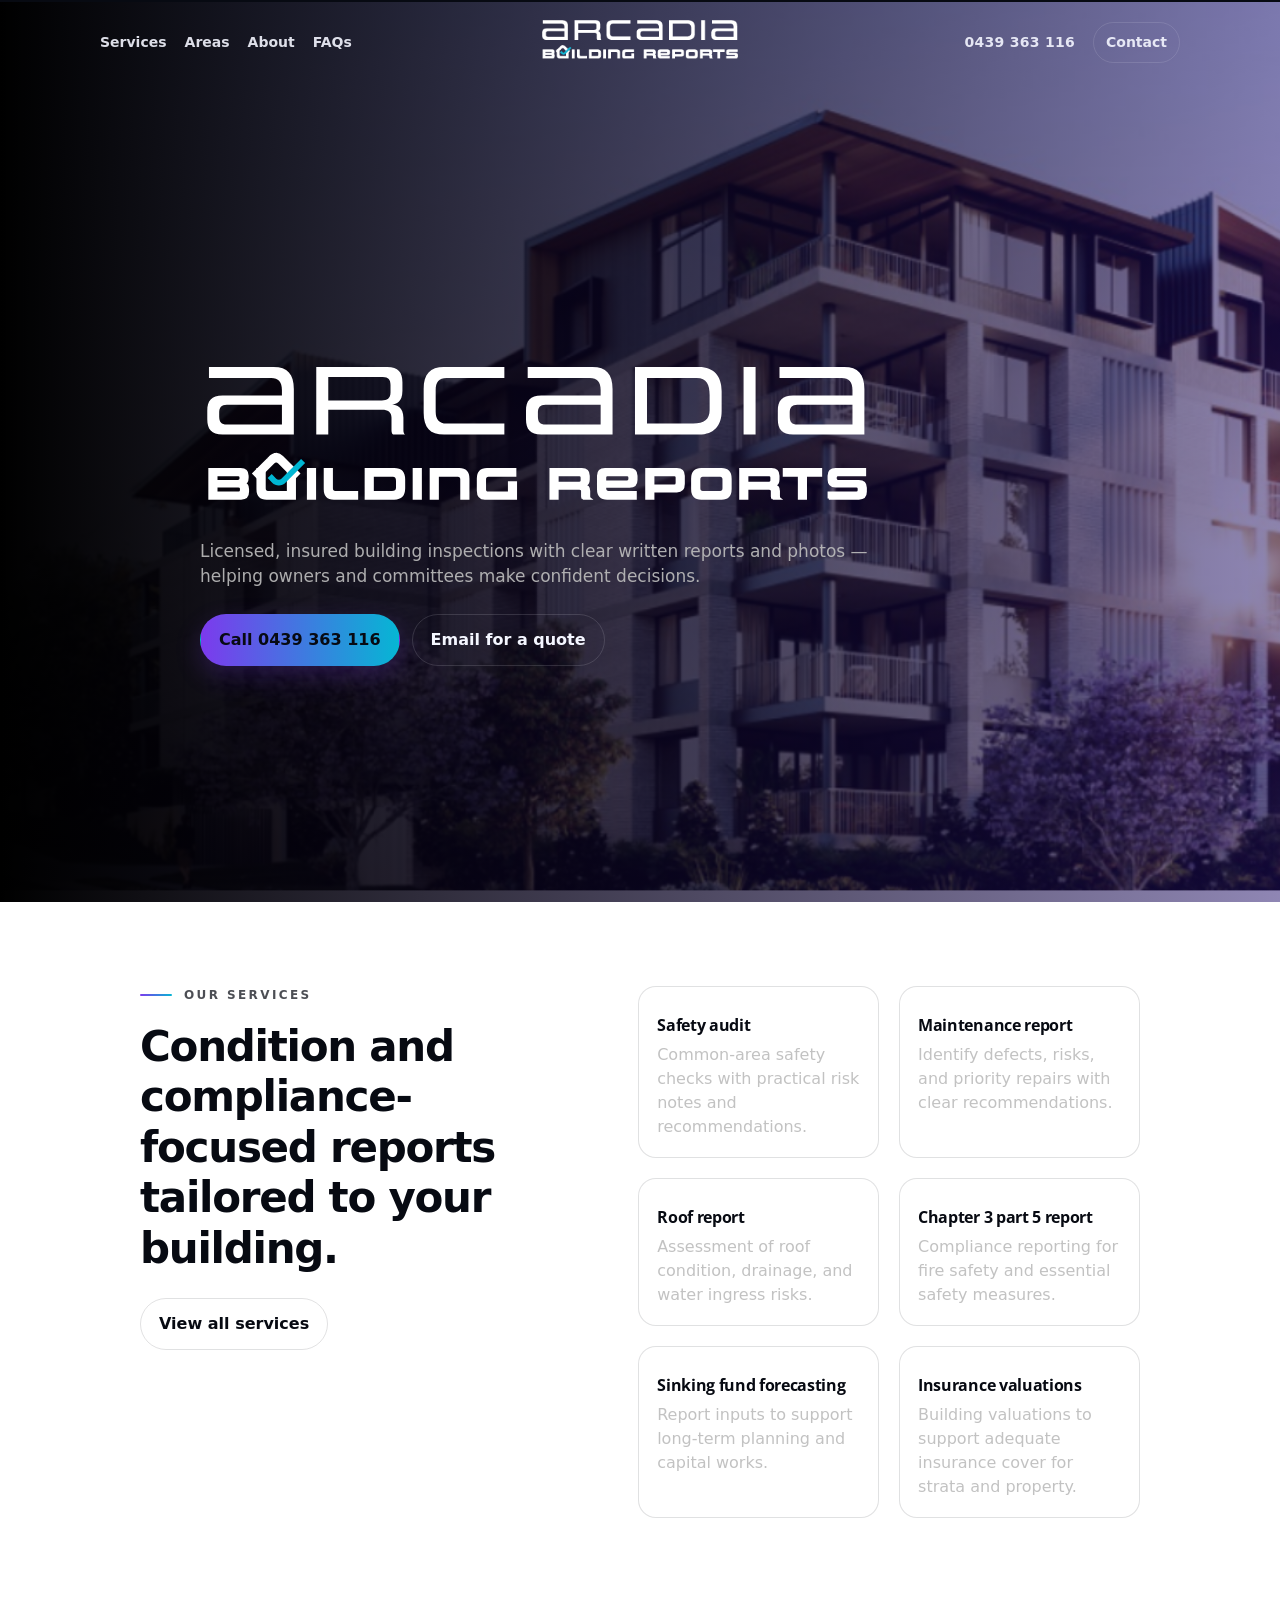
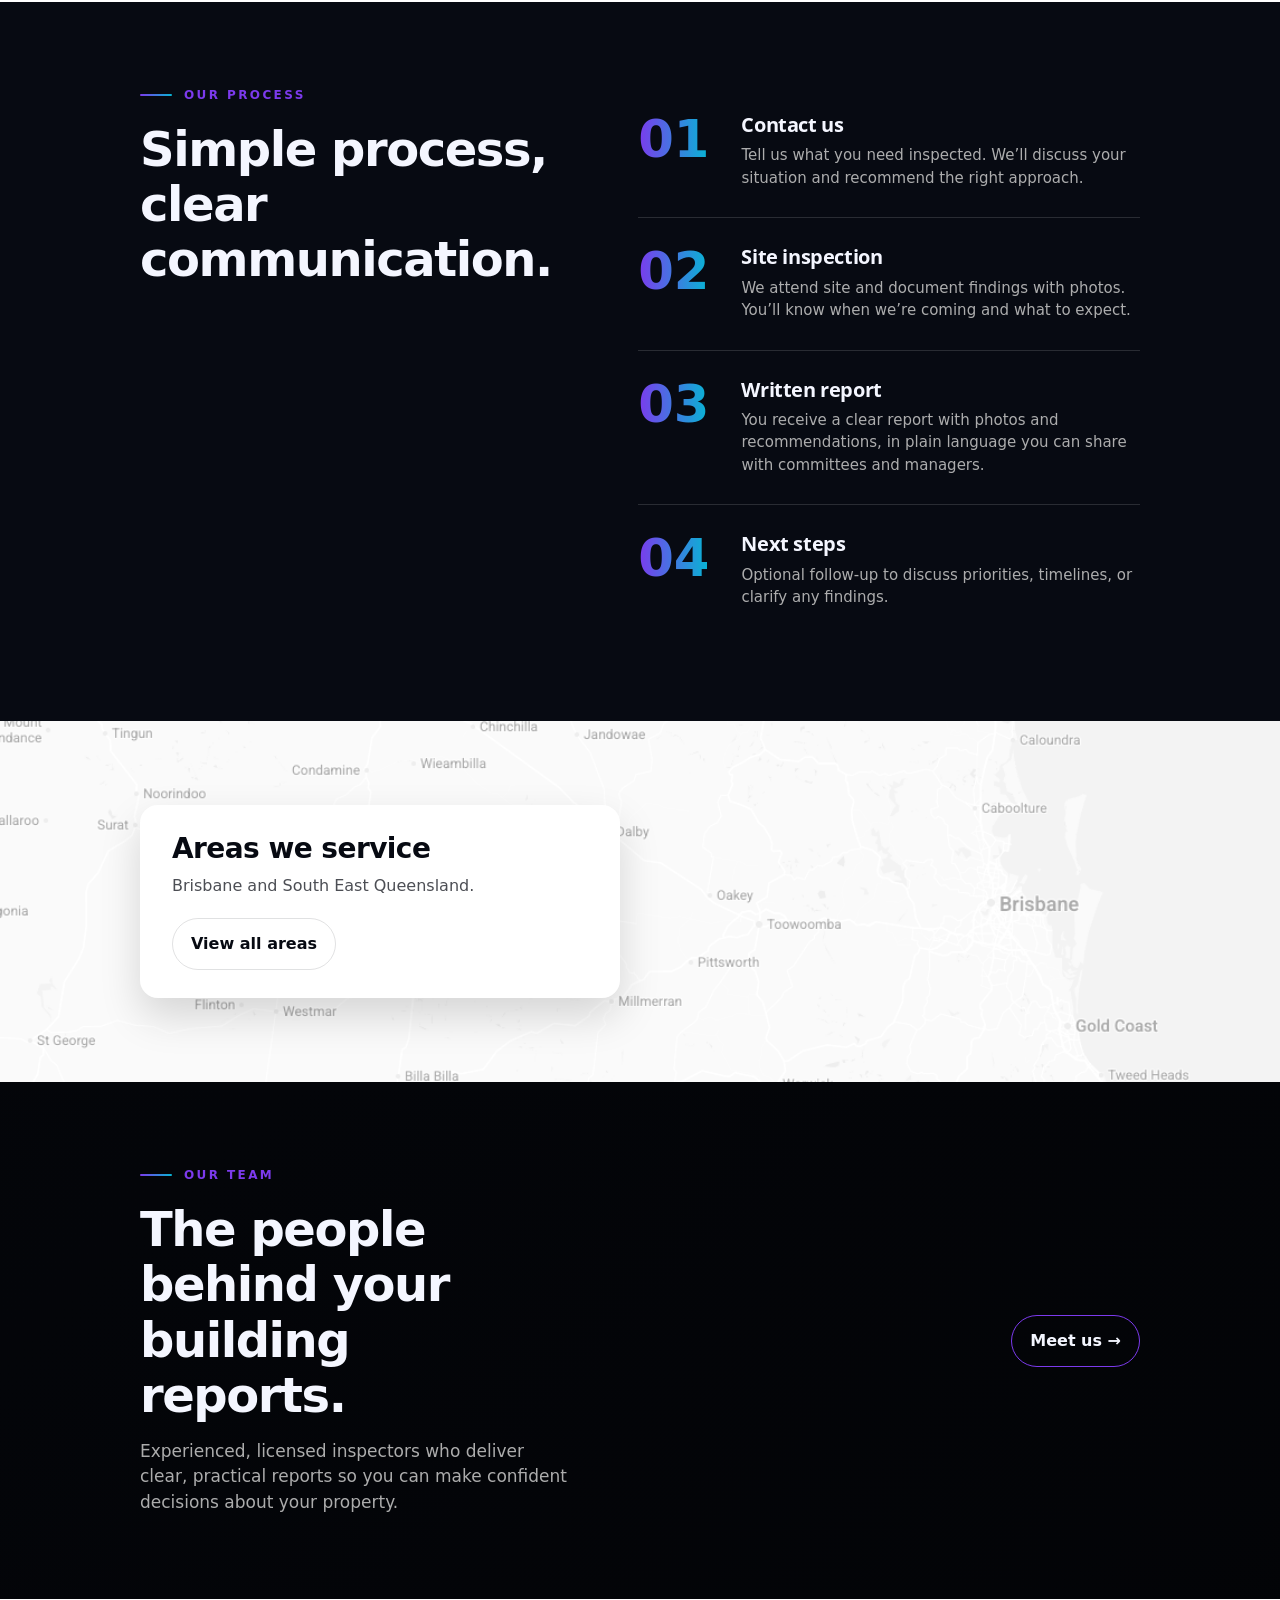
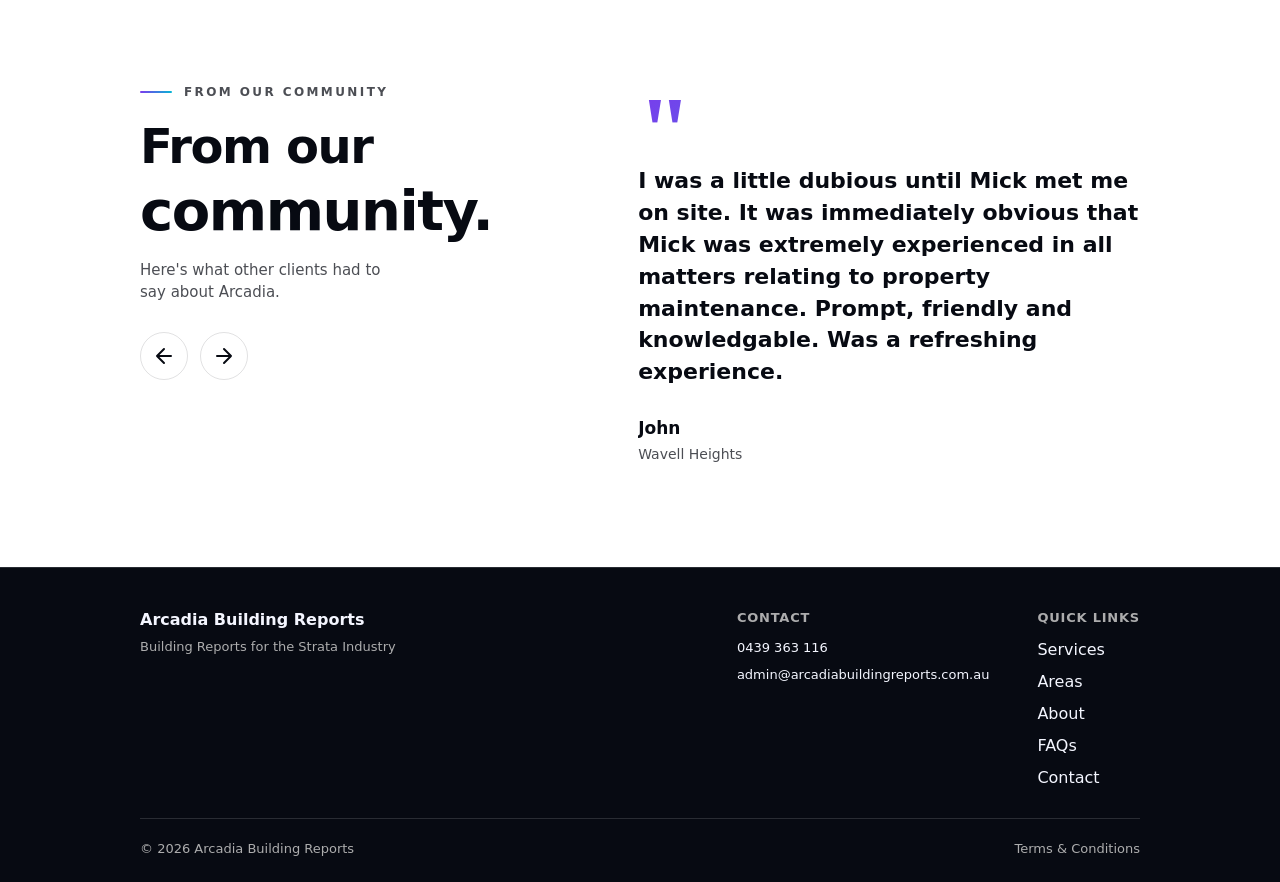
<file: index.html>
<!doctype html>
<html lang="en">
  <head>
    <meta charset="utf-8" />
    <meta
      name="viewport"
      content="width=device-width, initial-scale=1, viewport-fit=cover"
    />
    <title>
      Arcadia Building Reports | Building & Strata Reports - Brisbane & SE QLD
    </title>
    <meta
      name="description"
      content="Clear, practical building inspection reports for strata, property managers and owners across Brisbane and South East Queensland."
    />
    <link rel="canonical" href="https://www.arcadiabuildingreports.com.au/" />
    <meta property="og:type" content="website" />
    <meta property="og:site_name" content="Arcadia Building Reports" />
    <meta property="og:locale" content="en_AU" />
    <meta
      property="og:title"
      content="Arcadia Building Reports | Building & Strata Reports - Brisbane & SE QLD"
    />
    <meta
      property="og:description"
      content="Clear, practical building inspection reports for strata, property managers and owners across Brisbane and South East Queensland."
    />
    <meta
      property="og:url"
      content="https://www.arcadiabuildingreports.com.au/"
    />
    <meta
      property="og:image"
      content="https://www.arcadiabuildingreports.com.au/images/strata-building2.png"
    />
    <meta name="twitter:card" content="summary_large_image" />
    <meta
      name="twitter:title"
      content="Arcadia Building Reports | Building & Strata Reports - Brisbane & SE QLD"
    />
    <meta
      name="twitter:description"
      content="Clear, practical building inspection reports for strata, property managers and owners across Brisbane and South East Queensland."
    />
    <meta
      name="twitter:image"
      content="https://www.arcadiabuildingreports.com.au/images/strata-building2.png"
    />
    <link rel="preconnect" href="https://fonts.googleapis.com" />
    <link rel="preconnect" href="https://fonts.gstatic.com" crossorigin />
    <link
      href="https://fonts.googleapis.com/css2?family=Open+Sans:wght@400;600&display=swap"
      rel="stylesheet"
    />
    <link rel="stylesheet" href="styles.css" />
  </head>

  <body>
    <!-- ===== Header ===== -->
    <header class="site-header" id="site-header">
      <div class="container header-inner">
        <nav class="nav nav--left">
          <a href="services.html">Services</a>
          <a href="areas.html">Areas</a>
          <a href="about.html">About</a>
          <a href="faq.html">FAQs</a>
        </nav>

        <a class="brand brand--logo" href="index.html">
          <img
            src="images/Arcadia_logo_double_white.png"
            alt="Arcadia Building Reports"
            class="brand__img brand__img--desktop"
          />
          <img
            src="images/Arcadia_house.svg"
            alt="Arcadia Building Reports"
            class="brand__img brand__img--mobile"
          />
        </a>

        <button
          class="nav-toggle"
          id="nav-toggle"
          aria-label="Toggle menu"
          aria-expanded="false"
        >
          <span class="nav-toggle__bar"></span>
          <span class="nav-toggle__bar"></span>
          <span class="nav-toggle__bar"></span>
        </button>

        <nav class="nav nav--right">
          <a class="nav-phone" href="tel:+61439363116">0439 363 116</a>
          <a class="btn btn--small btn--outline" href="contact.html">Contact</a>
        </nav>

        <div class="nav-overlay" id="nav-overlay">
          <nav class="nav nav--mobile">
            <a href="services.html">Services</a>
            <a href="areas.html">Areas</a>
            <a href="about.html">About</a>
            <a href="faq.html">FAQs</a>
            <a class="btn btn--outline" href="contact.html">Contact</a>
          </nav>
        </div>
      </div>
    </header>

    <main>
      <!-- ===== HERO (FULL PAGE) ===== -->
      <section class="hero hero--full">
        <div class="hero-intro" aria-hidden="true">
          <svg
            class="hero-intro__svg"
            viewBox="0 0 23.718 19.529"
            width="120"
            height="99"
            xmlns="http://www.w3.org/2000/svg"
            aria-hidden="true"
          >
            <path
              class="hero-intro__house"
              pathLength="1"
              fill="none"
              stroke="#fff"
              stroke-width="0.22"
              stroke-linecap="round"
              stroke-linejoin="round"
              d="M3.702,7.068v.09l.09-.09h-.09ZM18.752,7.068l.08.08v-.08h-.08Z"
            />
            <path
              class="hero-intro__house"
              pathLength="1"
              fill="none"
              stroke="#fff"
              stroke-width="0.22"
              stroke-linecap="round"
              stroke-linejoin="round"
              d="M18.832,7.148l-.08-.08-4.75-4.76-.17-.17c-.83-.82-1.65-1.22-2.48-1.24h-.04c-.12,0-.25.01-.38.03-.12.02-.24.03-.36.06-.03.01-.06.02-.08.03-.42.12-.83.34-1.25.67-.14.1-.28.23-.42.36-.04.04-.08.06-.11.1l-.02.02c-.05.05-.09.08-.14.14l-6.52,6.52,1.67,1.67v4.58c0,2.55,1.17,3.85,3.62,3.85h11.51v-8.43l1.67-1.68-1.67-1.67ZM16.122,16.388H7.922c-.96,0-1.44-.54-1.44-1.59v-6.82l3.61-3.62c.79-.78,1.52-.79,2.35-.01l3.68,3.68v8.36Z"
            />
            <path
              class="hero-intro__tick"
              pathLength="1"
              fill="none"
              stroke="#00b6d3"
              stroke-width="0.22"
              stroke-linecap="round"
              stroke-linejoin="round"
              d="M21.427,2.892l-8.045,7.997c-.28.28-.652.434-1.049.434s-.769-.154-1.045-.43l-1.842-1.894-1.662,1.661,1.839,1.891c.723.723,1.685,1.121,2.71,1.121s1.987-.398,2.711-1.12l8.044-7.997-1.661-1.662Z"
            />
          </svg>
        </div>
        <div class="container hero-inner">
          <div class="hero-copy">
            <h1 class="visually-hidden">
              Building &amp; strata reports for Brisbane &amp; South East
              Queensland
            </h1>
            <img
              src="images/Arcadia_all_white.svg"
              alt="Arcadia Building Reports"
            />

            <p class="lead">
              Licensed, insured building inspections with clear written reports
              and photos — helping owners and committees make confident
              decisions.
            </p>

            <div class="cta-row">
              <a class="btn" href="tel:+61439363116">Call 0439 363 116</a>
              <a
                class="btn btn--outline"
                href="mailto:admin@arcadiabuildingreports.com.au"
                >Email for a quote</a
              >
            </div>
          </div>
        </div>
      </section>

      <!-- ===== SERVICES ===== -->
      <section class="section section--white services-section">
        <div class="container services-section__inner">
          <div class="services-section__heading">
            <p class="services-section__eyebrow">
              <span class="services-section__line"></span>Our services
            </p>
            <h2 class="services-section__title">
              Condition and compliance-focused reports tailored to your
              building.
            </h2>
            <div class="services-section__cta">
              <a class="btn btn--outline" href="services.html"
                >View all services</a
              >
            </div>
          </div>

          <div class="services-section__grid grid">
            <article class="tile tile--light services-tile">
              <h3>Safety audit</h3>
              <p>
                Common-area safety checks with practical risk notes and
                recommendations.
              </p>
            </article>

            <article class="tile tile--light services-tile">
              <h3>Maintenance report</h3>
              <p>
                Identify defects, risks, and priority repairs with clear
                recommendations.
              </p>
            </article>

            <article class="tile tile--light services-tile">
              <h3>Roof report</h3>
              <p>
                Assessment of roof condition, drainage, and water ingress risks.
              </p>
            </article>

            <article class="tile tile--light services-tile">
              <h3>Chapter 3 part 5 report</h3>
              <p>
                Compliance reporting for fire safety and essential safety
                measures.
              </p>
            </article>

            <article class="tile tile--light services-tile">
              <h3>Sinking fund forecasting</h3>
              <p>
                Report inputs to support long-term planning and capital works.
              </p>
            </article>

            <article class="tile tile--light services-tile">
              <h3>Insurance valuations</h3>
              <p>
                Building valuations to support adequate insurance cover for
                strata and property.
              </p>
            </article>
          </div>
        </div>
      </section>

      <!-- ===== PROCESS (HOW IT WORKS) ===== -->
      <section class="section section--dark how-it-works">
        <div class="container how-it-works__inner">
          <div class="how-it-works__heading">
            <p class="how-it-works__eyebrow">
              <span class="how-it-works__line"></span>Our process
            </p>
            <h2 class="how-it-works__title">
              Simple process,<br />
              clear communication.
            </h2>
          </div>
          <ol class="how-it-works__steps">
            <li class="how-it-works__step">
              <span class="how-it-works__num">01</span>
              <div class="how-it-works__content">
                <h3>Contact us</h3>
                <p>
                  Tell us what you need inspected. We’ll discuss your situation
                  and recommend the right approach.
                </p>
              </div>
            </li>
            <li class="how-it-works__step">
              <span class="how-it-works__num">02</span>
              <div class="how-it-works__content">
                <h3>Site inspection</h3>
                <p>
                  We attend site and document findings with photos. You’ll know
                  when we’re coming and what to expect.
                </p>
              </div>
            </li>
            <li class="how-it-works__step">
              <span class="how-it-works__num">03</span>
              <div class="how-it-works__content">
                <h3>Written report</h3>
                <p>
                  You receive a clear report with photos and recommendations, in
                  plain language you can share with committees and managers.
                </p>
              </div>
            </li>
            <li class="how-it-works__step">
              <span class="how-it-works__num">04</span>
              <div class="how-it-works__content">
                <h3>Next steps</h3>
                <p>
                  Optional follow-up to discuss priorities, timelines, or
                  clarify any findings.
                </p>
              </div>
            </li>
          </ol>
        </div>
      </section>

      <!-- ===== AREAS (map background) ===== -->
      <section class="section section--areas-home">
        <div class="areas-home__map" aria-hidden="true"></div>
        <div class="container areas-home__content">
          <div class="areas-home__card">
            <div class="section-head">
              <h2>Areas we service</h2>
              <p>Brisbane and South East Queensland.</p>
            </div>
            <div class="section-head__cta">
              <a class="btn btn--outline" href="areas.html">View all areas</a>
            </div>
          </div>
        </div>
      </section>

      <!-- ===== TEAM BANNER (full-width image + overlay) ===== -->
      <section class="team-banner">
        <div class="team-banner__bg" aria-hidden="true"></div>
        <div class="container team-banner__inner">
          <div class="team-banner__content">
            <p class="team-banner__eyebrow">
              <span class="team-banner__line"></span>Our team
            </p>
            <h2 class="team-banner__title">
              The people behind your building reports.
            </h2>
            <p class="team-banner__desc">
              Experienced, licensed inspectors who deliver clear, practical
              reports so you can make confident decisions about your property.
            </p>
          </div>
          <div class="team-banner__cta">
            <a class="btn btn--outline team-banner__btn" href="about.html"
              >Meet us →</a
            >
          </div>
        </div>
      </section>

      <!-- ===== TESTIMONIALS ===== -->
      <section
        class="section section--white testimonials"
        aria-label="Client testimonials"
      >
        <div class="container testimonials__inner">
          <div class="testimonials__heading">
            <p class="testimonials__eyebrow">
              <span class="testimonials__line"></span>From our community
            </p>
            <h2 class="testimonials__title">
              From our
              <span class="testimonials__title-accent">community.</span>
            </h2>
            <p class="testimonials__subtitle">
              Here's what other clients had to say about Arcadia.
            </p>
            <div class="testimonials__nav" aria-label="Testimonial navigation">
              <button
                type="button"
                class="testimonials__btn testimonials__prev"
                aria-label="Previous testimonial"
              >
                <svg
                  width="24"
                  height="24"
                  viewBox="0 0 24 24"
                  fill="none"
                  stroke="currentColor"
                  stroke-width="2"
                  stroke-linecap="round"
                  stroke-linejoin="round"
                  aria-hidden="true"
                >
                  <path d="M19 12H5M12 19l-7-7 7-7" />
                </svg>
              </button>
              <button
                type="button"
                class="testimonials__btn testimonials__next"
                aria-label="Next testimonial"
              >
                <svg
                  width="24"
                  height="24"
                  viewBox="0 0 24 24"
                  fill="none"
                  stroke="currentColor"
                  stroke-width="2"
                  stroke-linecap="round"
                  stroke-linejoin="round"
                  aria-hidden="true"
                >
                  <path d="M5 12h14M12 5l7 7-7 7" />
                </svg>
              </button>
            </div>
          </div>
          <div class="testimonials__slider">
            <div class="testimonials__list">
              <article
                class="testimonials__slide testimonials__slide--current"
                data-index="0"
              >
                <span class="testimonials__quote-mark" aria-hidden="true"
                  >"</span
                >
                <blockquote class="testimonials__text">
                  I was a little dubious until Mick met me on site. It was
                  immediately obvious that Mick was extremely experienced in all
                  matters relating to property maintenance. Prompt, friendly and
                  knowledgable. Was a refreshing experience.
                </blockquote>
                <div class="testimonials__author">
                  <span class="testimonials__name">John</span>
                  <span class="testimonials__location">Wavell Heights</span>
                </div>
              </article>
              <article class="testimonials__slide" data-index="1">
                <span class="testimonials__quote-mark" aria-hidden="true"
                  >"</span
                >
                <blockquote class="testimonials__text">
                  When asked to write this testimonial I didn't hesitate as the
                  Arcadia team were first class from the initial phone call, the
                  walk around on site and then the resultant report that was
                  easy to read and something our Committee could work off. A big
                  tick to Steve and the Arcadia team.
                </blockquote>
                <div class="testimonials__author">
                  <span class="testimonials__name">Jackie</span>
                  <span class="testimonials__location">Gold Coast</span>
                </div>
              </article>
              <article class="testimonials__slide" data-index="2">
                <span class="testimonials__quote-mark" aria-hidden="true"
                  >"</span
                >
                <blockquote class="testimonials__text">
                  I find it hard to trust contractors after some disappointing
                  experiences. David and the Arcadia team have earned my trust
                  through their obvious knowledge of the space they play in and
                  the first class communication at all times. Very impressed.
                </blockquote>
                <div class="testimonials__author">
                  <span class="testimonials__name">Hamish</span>
                  <span class="testimonials__location">Greenslopes</span>
                </div>
              </article>
            </div>
          </div>
        </div>
      </section>
    </main>

    <!-- ===== Footer ===== -->
    <footer class="site-footer">
      <div class="container footer-inner">
        <div class="footer__main">
          <div class="footer__brand">
            <p class="footer__name">Arcadia Building Reports</p>
            <p class="footer__tagline small">
              Building Reports for the Strata Industry
            </p>
          </div>
          <div class="footer__contact">
            <p class="footer__heading small">Contact</p>
            <a href="tel:+61439363116" class="footer__link small"
              >0439 363 116</a
            >
            <a
              href="mailto:admin@arcadiabuildingreports.com.au"
              class="footer__link small"
              >admin@arcadiabuildingreports.com.au</a
            >
          </div>
          <nav class="footer__nav" aria-label="Footer">
            <p class="footer__heading small">Quick links</p>
            <a href="services.html">Services</a>
            <a href="areas.html">Areas</a>
            <a href="about.html">About</a>
            <a href="faq.html">FAQs</a>
            <a href="contact.html">Contact</a>
          </nav>
        </div>
        <div class="footer__bottom">
          <p class="small">
            © <span id="year"></span> Arcadia Building Reports
          </p>
          <a class="footer__legal small" href="terms.html"
            >Terms &amp; Conditions</a
          >
        </div>
      </div>
    </footer>
    <script src="main.js"></script>
  </body>
</html>
</file>
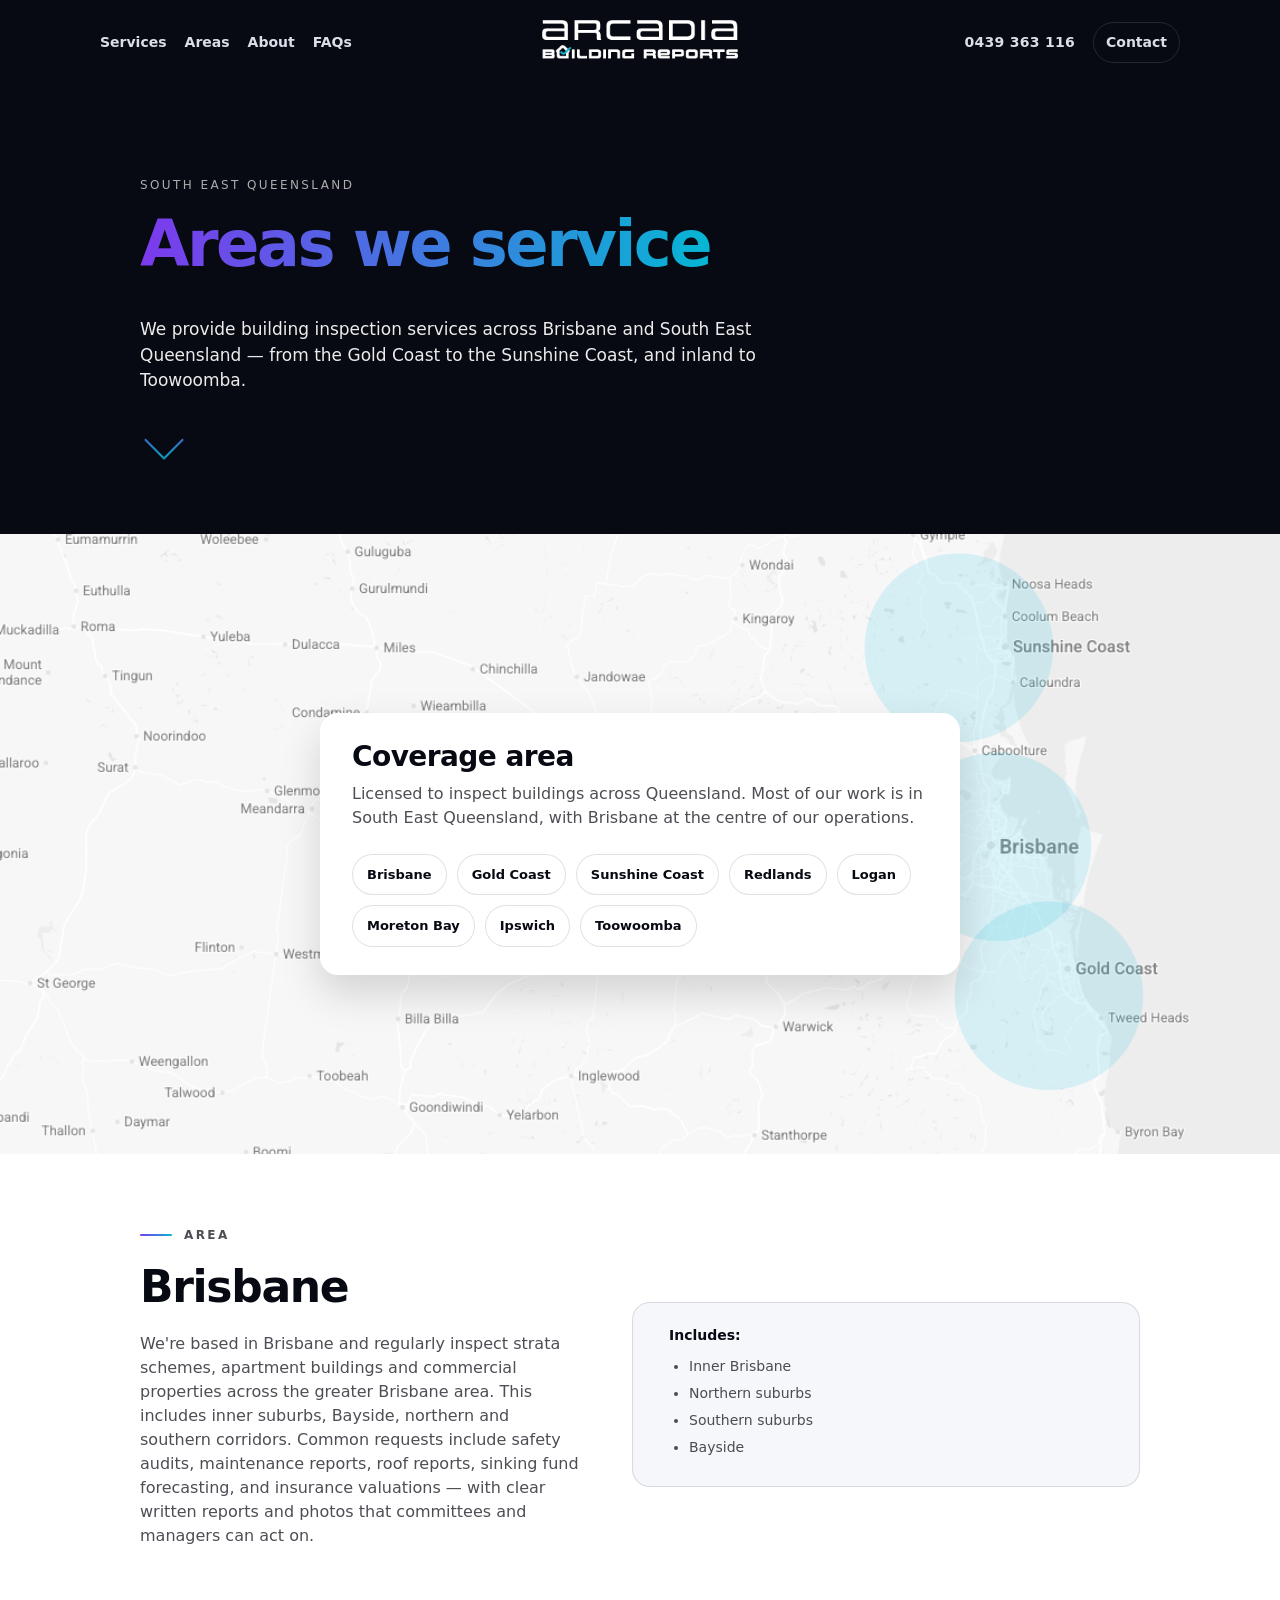
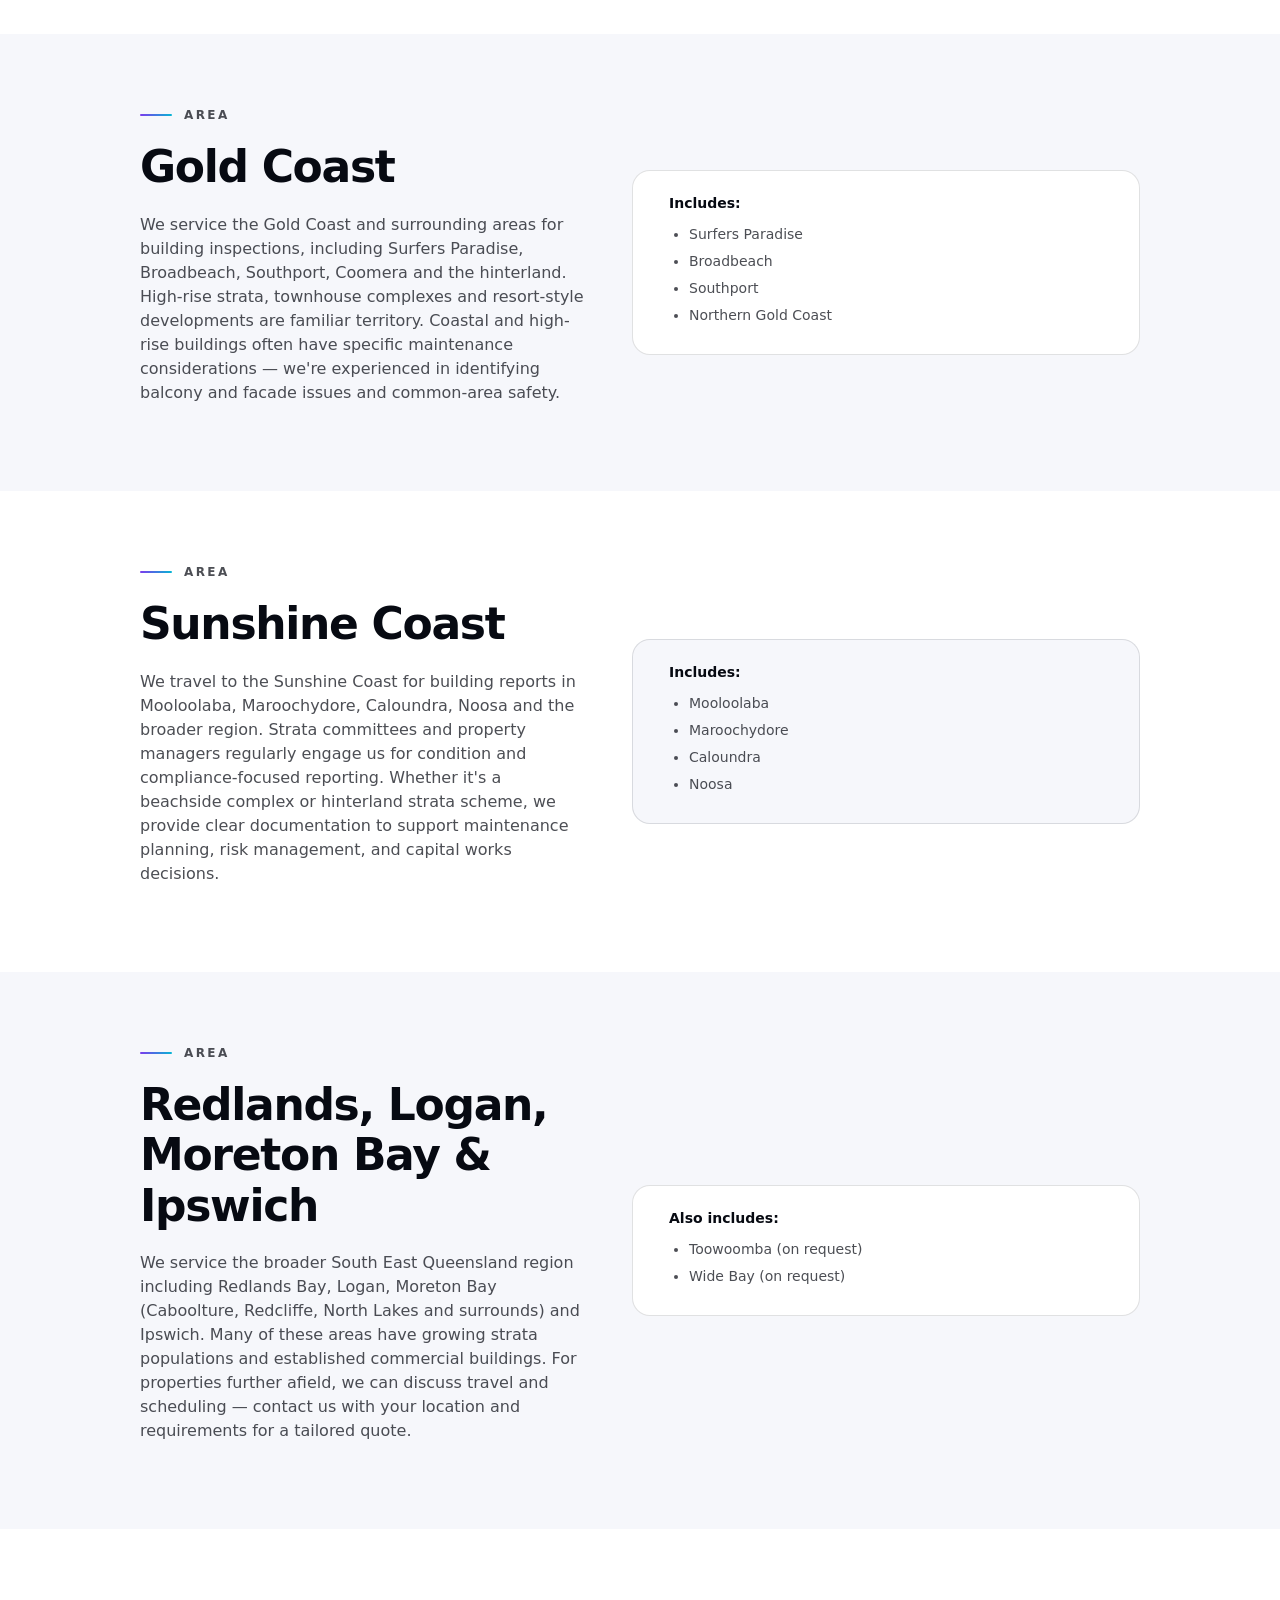
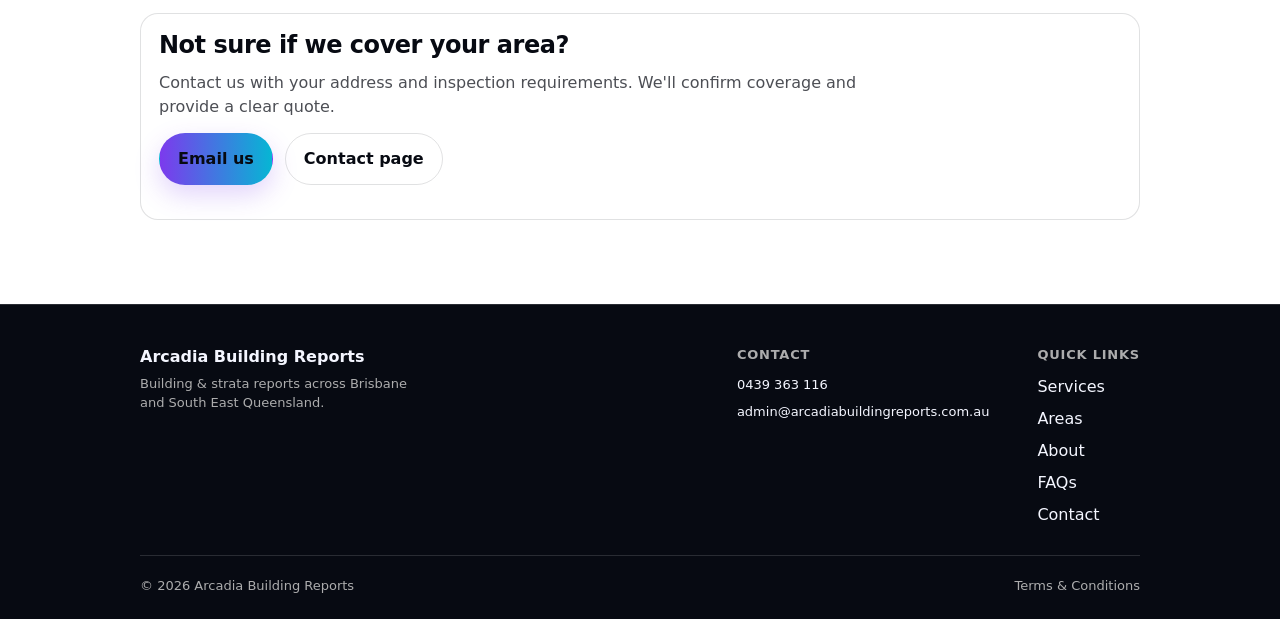
<file: areas.html>
<!doctype html>
<html lang="en">
  <head>
    <meta charset="utf-8" />
    <meta
      name="viewport"
      content="width=device-width, initial-scale=1, viewport-fit=cover"
    />
    <title>Areas we service | Arcadia Building Reports</title>
    <meta
      name="description"
      content="Building inspection services across Brisbane, Gold Coast, Sunshine Coast and South East Queensland for strata, property managers and owners."
    />
    <link
      rel="canonical"
      href="https://www.arcadiabuildingreports.com.au/areas.html"
    />
    <meta property="og:type" content="website" />
    <meta property="og:site_name" content="Arcadia Building Reports" />
    <meta property="og:locale" content="en_AU" />
    <meta
      property="og:title"
      content="Areas we service | Arcadia Building Reports"
    />
    <meta
      property="og:description"
      content="Building inspection services across Brisbane, Gold Coast, Sunshine Coast and South East Queensland for strata, property managers and owners."
    />
    <meta
      property="og:url"
      content="https://www.arcadiabuildingreports.com.au/areas.html"
    />
    <meta
      property="og:image"
      content="https://www.arcadiabuildingreports.com.au/images/service-area-nomarkers2.png"
    />
    <meta name="twitter:card" content="summary_large_image" />
    <meta
      name="twitter:title"
      content="Areas we service | Arcadia Building Reports"
    />
    <meta
      name="twitter:description"
      content="Building inspection services across Brisbane, Gold Coast, Sunshine Coast and South East Queensland for strata, property managers and owners."
    />
    <meta
      name="twitter:image"
      content="https://www.arcadiabuildingreports.com.au/images/service-area-nomarkers2.png"
    />

    <link rel="preconnect" href="https://fonts.googleapis.com" />
    <link rel="preconnect" href="https://fonts.gstatic.com" crossorigin />
    <link
      href="https://fonts.googleapis.com/css2?family=Open+Sans:wght@400;600&display=swap"
      rel="stylesheet"
    />
    <link rel="stylesheet" href="styles.css" />
  </head>

  <body>
    <!-- ===== Header ===== -->
    <header class="site-header" id="site-header">
      <div class="container header-inner">
        <nav class="nav nav--left">
          <a href="services.html">Services</a>
          <a href="areas.html" aria-current="page">Areas</a>
          <a href="about.html">About</a>
          <a href="faq.html">FAQs</a>
        </nav>

        <a class="brand brand--logo" href="index.html">
          <img
            src="images/Arcadia_logo_double_white.png"
            alt="Arcadia Building Reports"
            class="brand__img brand__img--desktop"
          />
          <img
            src="images/Arcadia_house.svg"
            alt="Arcadia Building Reports"
            class="brand__img brand__img--mobile"
          />
        </a>

        <button
          class="nav-toggle"
          id="nav-toggle"
          aria-label="Toggle menu"
          aria-expanded="false"
        >
          <span class="nav-toggle__bar"></span>
          <span class="nav-toggle__bar"></span>
          <span class="nav-toggle__bar"></span>
        </button>

        <nav class="nav nav--right">
          <a class="nav-phone" href="tel:+61439363116">0439 363 116</a>
          <a class="btn btn--small btn--outline" href="contact.html">Contact</a>
        </nav>

        <div class="nav-overlay" id="nav-overlay">
          <nav class="nav nav--mobile">
            <a href="services.html">Services</a>
            <a href="areas.html" aria-current="page">Areas</a>
            <a href="about.html">About</a>
            <a href="faq.html">FAQs</a>
            <a class="btn btn--outline" href="contact.html">Contact</a>
          </nav>
        </div>
      </div>
    </header>

    <main>
      <!-- ===== PAGE INTRO ===== -->
      <section class="hero">
        <div class="container hero__content">
          <p class="eyebrow">South East Queensland</p>
          <h1><span class="accent">Areas we service</span></h1>
          <p class="lead">
            We provide building inspection services across Brisbane and South
            East Queensland — from the Gold Coast to the Sunshine Coast, and
            inland to Toowoomba.
          </p>
          <a
            href="#coverage"
            class="hero__scroll"
            aria-label="Scroll to content"
          >
            <span class="hero__scroll-arrow"></span>
          </a>
        </div>
      </section>

      <!-- ===== AREAS OVERVIEW ===== -->
      <section
        id="coverage"
        class="section section--white section--coverage"
      >
        <div
          class="coverage-map-wrapper"
          role="img"
          aria-label="Map of South East Queensland showing coverage areas: Brisbane, Gold Coast, Sunshine Coast, Redlands, Logan, Moreton Bay, Ipswich and Toowoomba"
        >
          <div class="coverage-map-pin coverage-map-pin--brisbane">
            <img
              class="coverage-map-marker"
              src="images/transparentcircle.png"
              alt=""
              aria-hidden="true"
            />
          </div>
          <div class="coverage-map-pin coverage-map-pin--gold-coast">
            <img
              class="coverage-map-marker"
              src="images/transparentcircle.png"
              alt=""
              aria-hidden="true"
            />
          </div>
          <div class="coverage-map-pin coverage-map-pin--sunshine-coast">
            <img
              class="coverage-map-marker"
              src="images/transparentcircle.png"
              alt=""
              aria-hidden="true"
            />
          </div>
          <div class="coverage-map-pin coverage-map-pin--Toowoomba">
            <img
              class="coverage-map-marker"
              src="images/transparentcircle.png"
              alt=""
              aria-hidden="true"
            />
          </div>
        </div>
        <div class="container coverage-section__content">
          <div class="coverage-card">
            <div class="section-head">
              <h2>Coverage area</h2>
              <p>
                Licensed to inspect buildings across Queensland. Most of our
                work is in South East Queensland, with Brisbane at the centre of
                our operations.
              </p>
            </div>

            <div class="chips">
              <a href="#brisbane" class="chip chip--light">Brisbane</a>
              <a href="#gold-coast" class="chip chip--light">Gold Coast</a>
              <a href="#sunshine-coast" class="chip chip--light">Sunshine Coast</a>
              <a href="#other-areas" class="chip chip--light">Redlands</a>
              <a href="#other-areas" class="chip chip--light">Logan</a>
              <a href="#other-areas" class="chip chip--light">Moreton Bay</a>
              <a href="#other-areas" class="chip chip--light">Ipswich</a>
              <a href="#other-areas" class="chip chip--light">Toowoomba</a>
            </div>
          </div>
        </div>
      </section>

      <!-- ===== AREA DETAILS ===== -->
      <section class="service-detail service-detail--white" id="brisbane">
        <div class="container two-col">
          <div>
            <p class="service-detail__eyebrow">
              <span class="service-detail__line"></span>Area
            </p>
            <h2 class="service-detail__title">Brisbane</h2>
            <p>
              We're based in Brisbane and regularly inspect strata schemes,
              apartment buildings and commercial properties across the greater
              Brisbane area. This includes inner suburbs, Bayside, northern and
              southern corridors. Common requests include safety audits,
              maintenance reports, roof reports, sinking fund forecasting, and
              insurance valuations — with clear written reports and photos that
              committees and managers can act on.
            </p>
          </div>

          <div class="service-detail__panel">
            <p><strong>Includes:</strong></p>
            <ul>
              <li>Inner Brisbane</li>
              <li>Northern suburbs</li>
              <li>Southern suburbs</li>
              <li>Bayside</li>
            </ul>
          </div>
        </div>
      </section>

      <section class="service-detail service-detail--light" id="gold-coast">
        <div class="container two-col">
          <div>
            <p class="service-detail__eyebrow">
              <span class="service-detail__line"></span>Area
            </p>
            <h2 class="service-detail__title">Gold Coast</h2>
            <p>
              We service the Gold Coast and surrounding areas for building
              inspections, including Surfers Paradise, Broadbeach, Southport,
              Coomera and the hinterland. High-rise strata, townhouse complexes
              and resort-style developments are familiar territory. Coastal and
              high-rise buildings often have specific maintenance considerations
              — we're experienced in identifying balcony and facade issues and
              common-area safety.
            </p>
          </div>

          <div class="service-detail__panel">
            <p><strong>Includes:</strong></p>
            <ul>
              <li>Surfers Paradise</li>
              <li>Broadbeach</li>
              <li>Southport</li>
              <li>Northern Gold Coast</li>
            </ul>
          </div>
        </div>
      </section>

      <section class="service-detail service-detail--white" id="sunshine-coast">
        <div class="container two-col">
          <div>
            <p class="service-detail__eyebrow">
              <span class="service-detail__line"></span>Area
            </p>
            <h2 class="service-detail__title">Sunshine Coast</h2>
            <p>
              We travel to the Sunshine Coast for building reports in
              Mooloolaba, Maroochydore, Caloundra, Noosa and the broader region.
              Strata committees and property managers regularly engage us for
              condition and compliance-focused reporting. Whether it's a
              beachside complex or hinterland strata scheme, we provide clear
              documentation to support maintenance planning, risk management,
              and capital works decisions.
            </p>
          </div>

          <div class="service-detail__panel">
            <p><strong>Includes:</strong></p>
            <ul>
              <li>Mooloolaba</li>
              <li>Maroochydore</li>
              <li>Caloundra</li>
              <li>Noosa</li>
            </ul>
          </div>
        </div>
      </section>

      <section class="service-detail service-detail--light" id="other-areas">
        <div class="container two-col">
          <div>
            <p class="service-detail__eyebrow">
              <span class="service-detail__line"></span>Area
            </p>
            <h2 class="service-detail__title">
              Redlands, Logan, Moreton Bay & Ipswich
            </h2>
            <p>
              We service the broader South East Queensland region including
              Redlands Bay, Logan, Moreton Bay (Caboolture, Redcliffe, North
              Lakes and surrounds) and Ipswich. Many of these areas have growing
              strata populations and established commercial buildings. For
              properties further afield, we can discuss travel and scheduling —
              contact us with your location and requirements for a tailored
              quote.
            </p>
          </div>

          <div class="service-detail__panel">
            <p><strong>Also includes:</strong></p>
            <ul>
              <li>Toowoomba (on request)</li>
              <li>Wide Bay (on request)</li>
            </ul>
          </div>
        </div>
      </section>

      <!-- ===== CTA ===== -->
      <section class="section section--white">
        <div class="container">
          <div class="panel">
            <h2>Not sure if we cover your area?</h2>
            <p>
              Contact us with your address and inspection requirements. We'll
              confirm coverage and provide a clear quote.
            </p>

            <div class="cta-row">
              <a
                class="btn"
                href="mailto:admin@arcadiabuildingreports.com.au?subject=Coverage%20enquiry"
                >Email us</a
              >
              <a class="btn btn--outline" href="contact.html">Contact page</a>
            </div>
          </div>
        </div>
      </section>
    </main>

    <!-- ===== Footer ===== -->
    <footer class="site-footer">
      <div class="container footer-inner">
        <div class="footer__main">
          <div class="footer__brand">
            <p class="footer__name">Arcadia Building Reports</p>
            <p class="footer__tagline small">
              Building & strata reports across Brisbane and South East
              Queensland.
            </p>
          </div>
          <div class="footer__contact">
            <p class="footer__heading small">Contact</p>
            <a href="tel:+61439363116" class="footer__link small"
              >0439 363 116</a
            >
            <a
              href="mailto:admin@arcadiabuildingreports.com.au"
              class="footer__link small"
              >admin@arcadiabuildingreports.com.au</a
            >
          </div>
          <nav class="footer__nav" aria-label="Footer">
            <p class="footer__heading small">Quick links</p>
            <a href="services.html">Services</a>
            <a href="areas.html">Areas</a>
            <a href="about.html">About</a>
            <a href="faq.html">FAQs</a>
            <a href="contact.html">Contact</a>
          </nav>
        </div>
        <div class="footer__bottom">
          <p class="small">
            © <span id="year"></span> Arcadia Building Reports
          </p>
          <a class="footer__legal small" href="terms.html"
            >Terms &amp; Conditions</a
          >
        </div>
      </div>
    </footer>
    <script src="main.js"></script>
  </body>
</html>
</file>
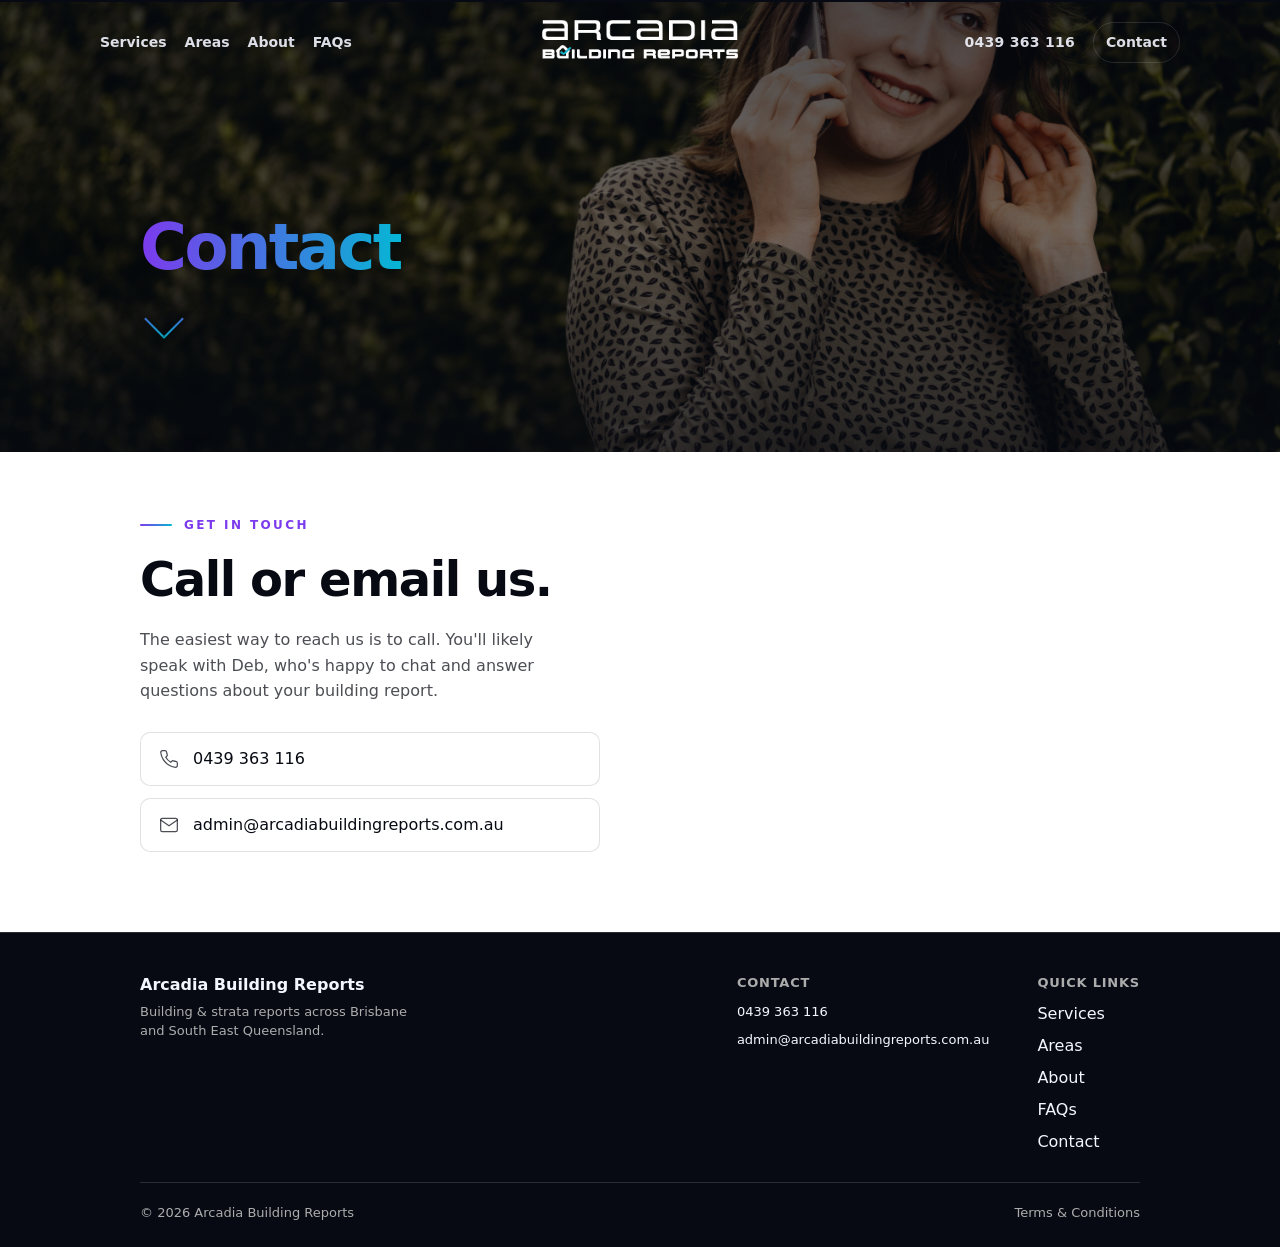
<file: contact.html>
<!doctype html>
<html lang="en">
  <head>
    <meta charset="utf-8" />
    <meta
      name="viewport"
      content="width=device-width, initial-scale=1, viewport-fit=cover"
    />
    <title>Contact | Arcadia Building Reports</title>
    <meta
      name="description"
      content="Get in touch for building inspections, strata reports and quotes across Brisbane and South East Queensland."
    />
    <link
      rel="canonical"
      href="https://www.arcadiabuildingreports.com.au/contact.html"
    />
    <meta property="og:type" content="website" />
    <meta property="og:site_name" content="Arcadia Building Reports" />
    <meta property="og:locale" content="en_AU" />
    <meta property="og:title" content="Contact | Arcadia Building Reports" />
    <meta
      property="og:description"
      content="Get in touch for building inspections, strata reports and quotes across Brisbane and South East Queensland."
    />
    <meta
      property="og:url"
      content="https://www.arcadiabuildingreports.com.au/contact.html"
    />
    <meta
      property="og:image"
      content="https://www.arcadiabuildingreports.com.au/images/woman-on-phone.jpg"
    />
    <meta name="twitter:card" content="summary_large_image" />
    <meta name="twitter:title" content="Contact | Arcadia Building Reports" />
    <meta
      name="twitter:description"
      content="Get in touch for building inspections, strata reports and quotes across Brisbane and South East Queensland."
    />
    <meta
      name="twitter:image"
      content="https://www.arcadiabuildingreports.com.au/images/woman-on-phone.jpg"
    />

    <link rel="preconnect" href="https://fonts.googleapis.com" />
    <link rel="preconnect" href="https://fonts.gstatic.com" crossorigin />
    <link
      href="https://fonts.googleapis.com/css2?family=Open+Sans:wght@400;600&display=swap"
      rel="stylesheet"
    />
    <link rel="stylesheet" href="styles.css" />
  </head>

  <body>
    <!-- ===== Header ===== -->
    <header class="site-header" id="site-header">
      <div class="container header-inner">
        <nav class="nav nav--left">
          <a href="services.html">Services</a>
          <a href="areas.html">Areas</a>
          <a href="about.html">About</a>
          <a href="faq.html">FAQs</a>
        </nav>

        <a class="brand brand--logo" href="index.html">
          <img
            src="images/Arcadia_logo_double_white.png"
            alt="Arcadia Building Reports"
            class="brand__img brand__img--desktop"
          />
          <img
            src="images/Arcadia_house.svg"
            alt="Arcadia Building Reports"
            class="brand__img brand__img--mobile"
          />
        </a>

        <button
          class="nav-toggle"
          id="nav-toggle"
          aria-label="Toggle menu"
          aria-expanded="false"
        >
          <span class="nav-toggle__bar"></span>
          <span class="nav-toggle__bar"></span>
          <span class="nav-toggle__bar"></span>
        </button>

        <nav class="nav nav--right">
          <a class="nav-phone" href="tel:+61439363116">0439 363 116</a>
          <a
            class="btn btn--small btn--outline"
            href="contact.html"
            aria-current="page"
            >Contact</a
          >
        </nav>

        <div class="nav-overlay" id="nav-overlay">
          <nav class="nav nav--mobile">
            <a href="services.html">Services</a>
            <a href="areas.html">Areas</a>
            <a href="about.html">About</a>
            <a href="faq.html">FAQs</a>
            <a class="btn btn--outline" href="contact.html" aria-current="page"
              >Contact</a
            >
          </nav>
        </div>
      </div>
    </header>

    <main>
      <!-- ===== PAGE INTRO ===== -->
      <section class="hero hero--contact">
        <div class="container hero__content">
          <h1><span class="accent">Contact</span></h1>
          <a
            href="#contact"
            class="hero__scroll"
            aria-label="Scroll to content"
          >
            <span class="hero__scroll-arrow"></span>
          </a>
        </div>
      </section>

      <!-- ===== CONTACT (two columns: info left, form right) ===== -->
      <div class="container">
        <div
          id="contact-message"
          class="contact-message contact-message--success"
          role="alert"
          hidden
        >
          Thank you for your message. We'll be in touch shortly.
        </div>
        <div
          id="contact-error"
          class="contact-message contact-message--error"
          role="alert"
          hidden
        >
          Something went wrong. Please try again or email us directly.
        </div>
      </div>
      <section id="contact" class="contact-section">
        <div class="container contact-section__inner">
          <div class="contact-info">
            <p class="contact-info__eyebrow">
              <span class="contact-info__line"></span>Get in touch
            </p>
            <h2 class="contact-info__title">Call or email us.</h2>
            <p class="contact-info__desc">
              The easiest way to reach us is to call. You'll likely speak with
              Deb, who's happy to chat and answer questions about your building
              report.
            </p>
            <div class="contact-info__details">
              <a href="tel:+61439363116" class="contact-info__item">
                <span class="contact-info__icon" aria-hidden="true">
                  <svg
                    xmlns="http://www.w3.org/2000/svg"
                    width="20"
                    height="20"
                    viewBox="0 0 24 24"
                    fill="none"
                    stroke="currentColor"
                    stroke-width="1.5"
                    stroke-linecap="round"
                    stroke-linejoin="round"
                  >
                    <path
                      d="M22 16.92v3a2 2 0 0 1-2.18 2 19.79 19.79 0 0 1-8.63-3.07 19.5 19.5 0 0 1-6-6 19.79 19.79 0 0 1-3.07-8.67A2 2 0 0 1 4.11 2h3a2 2 0 0 1 2 1.72 12.84 12.84 0 0 0 .7 2.81 2 2 0 0 1-.45 2.11L8.09 9.91a16 16 0 0 0 6 6l1.27-1.27a2 2 0 0 1 2.11-.45 12.84 12.84 0 0 0 2.81.7A2 2 0 0 1 22 16.92z"
                    />
                  </svg>
                </span>
                <span>0439 363 116</span>
              </a>
              <a
                href="mailto:admin@arcadiabuildingreports.com.au"
                class="contact-info__item"
              >
                <span class="contact-info__icon" aria-hidden="true">
                  <svg
                    xmlns="http://www.w3.org/2000/svg"
                    width="20"
                    height="20"
                    viewBox="0 0 24 24"
                    fill="none"
                    stroke="currentColor"
                    stroke-width="1.5"
                    stroke-linecap="round"
                    stroke-linejoin="round"
                  >
                    <path
                      d="M4 4h16c1.1 0 2 .9 2 2v12c0 1.1-.9 2-2 2H4c-1.1 0-2-.9-2-2V6c0-1.1.9-2 2-2z"
                    />
                    <polyline points="22,6 12,13 2,6" />
                  </svg>
                </span>
                <span>admin@arcadiabuildingreports.com.au</span>
              </a>
            </div>
          </div>

          <!-- TEMP: re-enable after SPF/DKIM fixed at Cloudflare — entire form block
          <form
            class="contact-form"
            action="contact.php"
            method="post"
            id="contact-form"
          >
            <div class="contact-form__field">
              <label for="iam">I'm a/an</label>
              <select
                id="iam"
                name="iam"
                class="contact-form__input contact-form__select"
              >
                <option value="">Select...</option>
                <option value="strata-manager">Strata Manager</option>
                <option value="property-manager">Property Manager</option>
                <option value="committee-member">Committee Member</option>
                <option value="owner">Owner</option>
                <option value="other">Other</option>
              </select>
            </div>

            <div class="contact-form__field">
              <label for="want">I Want a</label>
              <select
                id="want"
                name="want"
                class="contact-form__input contact-form__select"
              >
                <option value="">Select...</option>
                <option value="call">Call to discuss my building</option>
                <option value="report">Follow-up on a report</option>
                <option value="other">Other</option>
              </select>
            </div>

            <div class="contact-form__field">
              <label for="name">* Your Name</label>
              <input
                type="text"
                id="name"
                name="name"
                class="contact-form__input"
                placeholder="Eg: John Doe"
                required
              />
            </div>

            <div class="contact-form__row">
              <div class="contact-form__field">
                <label for="email">* Your Email</label>
                <input
                  type="email"
                  id="email"
                  name="email"
                  class="contact-form__input"
                  placeholder="name@company.com"
                  required
                />
              </div>
              <div class="contact-form__field">
                <label for="phone">* Phone Number</label>
                <input
                  type="tel"
                  id="phone"
                  name="phone"
                  class="contact-form__input"
                  placeholder="Full Number (incl. prefix)"
                  required
                />
              </div>
            </div>

            <div class="contact-form__field">
              <label for="message">* Message</label>
              <textarea
                id="message"
                name="message"
                class="contact-form__input contact-form__textarea"
                placeholder="Enter Message"
                rows="5"
                required
              ></textarea>
            </div>

            <div class="contact-form__footer">
              <label class="contact-form__checkbox-label">
                <input
                  type="checkbox"
                  name="consent"
                  id="consent"
                  class="contact-form__checkbox"
                  required
                />
                <span
                  >I agree to receive communications from Arcadia Building
                  Reports.</span
                >
              </label>
              <button type="submit" class="btn contact-form__submit">
                Send Message
              </button>
            </div>
          </form>
          -->
        </div>
      </section>
    </main>

    <!-- ===== Footer ===== -->
    <footer class="site-footer">
      <div class="container footer-inner">
        <div class="footer__main">
          <div class="footer__brand">
            <p class="footer__name">Arcadia Building Reports</p>
            <p class="footer__tagline small">
              Building & strata reports across Brisbane and South East
              Queensland.
            </p>
          </div>
          <div class="footer__contact">
            <p class="footer__heading small">Contact</p>
            <a href="tel:+61439363116" class="footer__link small"
              >0439 363 116</a
            >
            <a
              href="mailto:admin@arcadiabuildingreports.com.au"
              class="footer__link small"
              >admin@arcadiabuildingreports.com.au</a
            >
          </div>
          <nav class="footer__nav" aria-label="Footer">
            <p class="footer__heading small">Quick links</p>
            <a href="services.html">Services</a>
            <a href="areas.html">Areas</a>
            <a href="about.html">About</a>
            <a href="faq.html">FAQs</a>
            <a href="contact.html">Contact</a>
          </nav>
        </div>
        <div class="footer__bottom">
          <p class="small">
            © <span id="year"></span> Arcadia Building Reports
          </p>
          <a class="footer__legal small" href="terms.html"
            >Terms &amp; Conditions</a
          >
        </div>
      </div>
    </footer>
    <script src="main.js"></script>
    <script>
      (function () {
        var params = new URLSearchParams(window.location.search);
        var success = document.getElementById("contact-message");
        var error = document.getElementById("contact-error");
        if (params.get("sent") === "1" && success) {
          success.hidden = false;
        }
        if (params.get("error") === "1" && error) {
          error.hidden = false;
        }
      })();
    </script>
  </body>
</html>
</file>
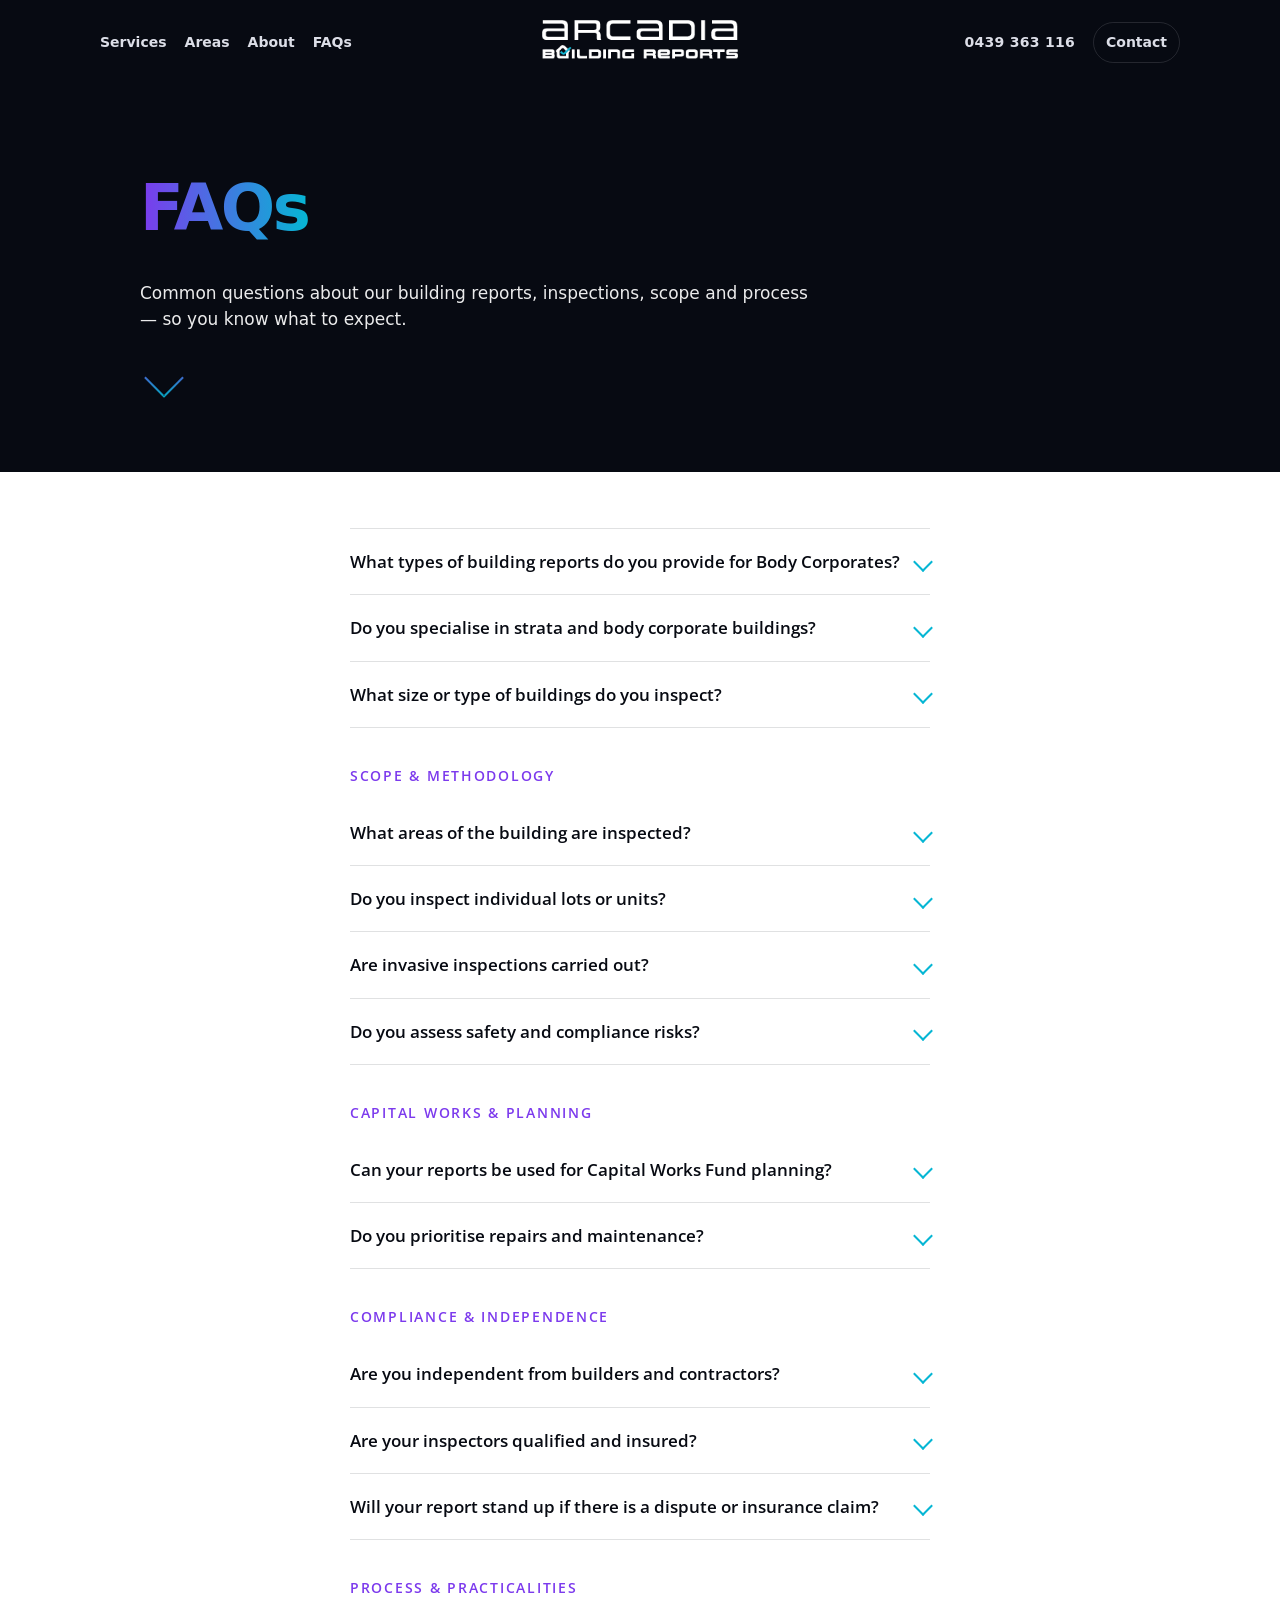
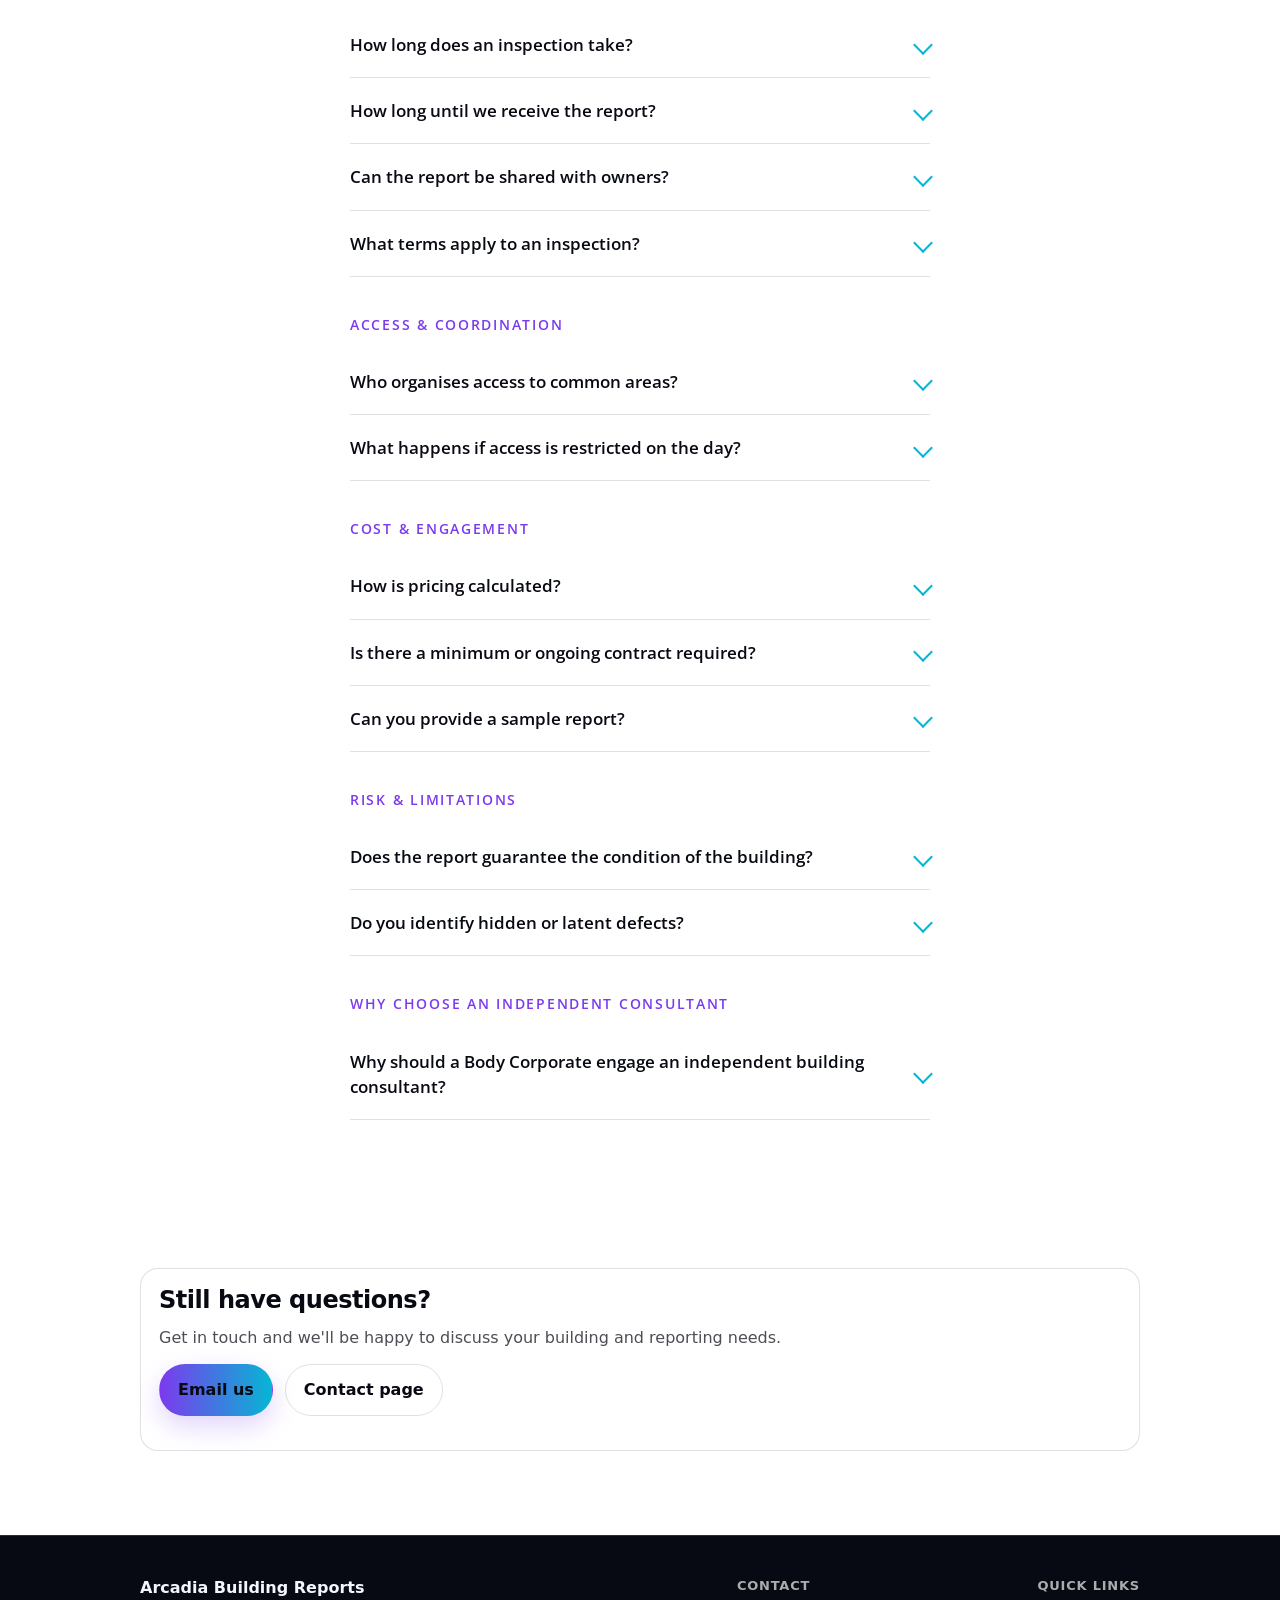
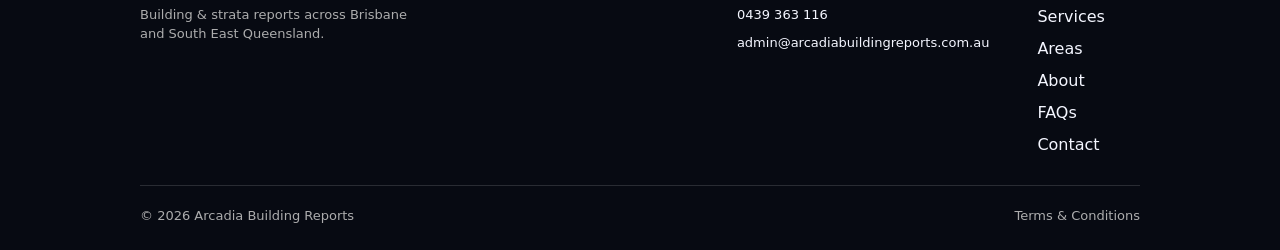
<file: faq.html>
<!doctype html>
<html lang="en">
  <head>
    <meta charset="utf-8" />
    <meta
      name="viewport"
      content="width=device-width, initial-scale=1, viewport-fit=cover"
    />
    <title>FAQs | Arcadia Building Reports</title>
    <meta
      name="description"
      content="Frequently asked questions about Arcadia's building reports, inspections, scope, compliance and process for Body Corporates and strata in Brisbane and South East Queensland."
    />
    <link rel="canonical" href="https://www.arcadiabuildingreports.com.au/faq.html" />
    <meta property="og:type" content="website" />
    <meta property="og:site_name" content="Arcadia Building Reports" />
    <meta property="og:locale" content="en_AU" />
    <meta property="og:title" content="FAQs | Arcadia Building Reports" />
    <meta
      property="og:description"
      content="Frequently asked questions about Arcadia's building reports, inspections, scope, compliance and process for Body Corporates and strata in Brisbane and South East Queensland."
    />
    <meta property="og:url" content="https://www.arcadiabuildingreports.com.au/faq.html" />
    <meta
      property="og:image"
      content="https://www.arcadiabuildingreports.com.au/images/strata-building2.png"
    />
    <meta name="twitter:card" content="summary_large_image" />
    <meta name="twitter:title" content="FAQs | Arcadia Building Reports" />
    <meta
      name="twitter:description"
      content="Frequently asked questions about Arcadia's building reports, inspections, scope, compliance and process for Body Corporates and strata in Brisbane and South East Queensland."
    />
    <meta
      name="twitter:image"
      content="https://www.arcadiabuildingreports.com.au/images/strata-building2.png"
    />

    <link rel="preconnect" href="https://fonts.googleapis.com" />
    <link rel="preconnect" href="https://fonts.gstatic.com" crossorigin />
    <link
      href="https://fonts.googleapis.com/css2?family=Open+Sans:wght@400;600&display=swap"
      rel="stylesheet"
    />
    <link rel="stylesheet" href="styles.css" />
  </head>

  <body>
    <!-- ===== Header ===== -->
    <header class="site-header" id="site-header">
      <div class="container header-inner">
        <nav class="nav nav--left">
          <a href="services.html">Services</a>
          <a href="areas.html">Areas</a>
          <a href="about.html">About</a>
          <a href="faq.html" aria-current="page">FAQs</a>
        </nav>

        <a class="brand brand--logo" href="index.html">
          <img
            src="images/Arcadia_logo_double_white.png"
            alt="Arcadia Building Reports"
            class="brand__img brand__img--desktop"
          />
          <img
            src="images/Arcadia_house.svg"
            alt="Arcadia Building Reports"
            class="brand__img brand__img--mobile"
          />
        </a>

        <button
          class="nav-toggle"
          id="nav-toggle"
          aria-label="Toggle menu"
          aria-expanded="false"
        >
          <span class="nav-toggle__bar"></span>
          <span class="nav-toggle__bar"></span>
          <span class="nav-toggle__bar"></span>
        </button>

        <nav class="nav nav--right">
          <a class="nav-phone" href="tel:+61439363116">0439 363 116</a>
          <a class="btn btn--small btn--outline" href="contact.html">Contact</a>
        </nav>

        <div class="nav-overlay" id="nav-overlay">
          <nav class="nav nav--mobile">
            <a href="services.html">Services</a>
            <a href="areas.html">Areas</a>
            <a href="about.html">About</a>
            <a href="faq.html" aria-current="page">FAQs</a>
            <a class="btn btn--outline" href="contact.html">Contact</a>
          </nav>
        </div>
      </div>
    </header>

    <main>
      <!-- ===== PAGE INTRO ===== -->
      <section class="hero">
        <div class="container hero__content">
          <h1><span class="accent">FAQs</span></h1>
          <p class="lead">
            Common questions about our building reports, inspections, scope and
            process — so you know what to expect.
          </p>
          <a href="#faq" class="hero__scroll" aria-label="Scroll to content">
            <span class="hero__scroll-arrow"></span>
          </a>
        </div>
      </section>

      <!-- ===== FAQ ACCORDION ===== -->
      <section class="section section--white faq-section" id="faq">
        <div class="container faq-container">
          <div class="faq-accordion" data-accordion>
            <div class="faq-item">
              <details class="faq-details">
                <summary class="faq-question">
                  What types of building reports do you provide for Body
                  Corporates?
                </summary>
                <div class="faq-answer">
                  <p>
                    We provide Safety Assessment reports, Building and Roof
                    reports, Sinking Fund Forecasts and Insurance Valuations. We
                    specifically tailor our reports for strata Committees so
                    they are easy to read and understandable in a logical way.
                  </p>
                </div>
              </details>
            </div>

            <div class="faq-item">
              <details class="faq-details">
                <summary class="faq-question">
                  Do you specialise in strata and body corporate buildings?
                </summary>
                <div class="faq-answer">
                  <p>
                    Yes. Our reports are designed specifically for common
                    property and shared assets, taking into account legislative
                    requirements, long‑term maintenance planning, and committee
                    decision‑making.
                  </p>
                </div>
              </details>
            </div>

            <div class="faq-item">
              <details class="faq-details">
                <summary class="faq-question">
                  What size or type of buildings do you inspect?
                </summary>
                <div class="faq-answer">
                  <p>
                    We inspect townhouses, low‑rise and high‑rise apartment
                    buildings, mixed‑use developments, and commercial strata
                    properties.
                  </p>
                </div>
              </details>
            </div>

            <h3 class="faq-category">Scope &amp; Methodology</h3>

            <div class="faq-item">
              <details class="faq-details">
                <summary class="faq-question">
                  What areas of the building are inspected?
                </summary>
                <div class="faq-answer">
                  <p>
                    Common property areas including structure, roofs, basements,
                    car parks, façades, services, plant rooms, and shared
                    amenities. The exact scope is clearly defined in every
                    proposal.
                  </p>
                </div>
              </details>
            </div>

            <div class="faq-item">
              <details class="faq-details">
                <summary class="faq-question">
                  Do you inspect individual lots or units?
                </summary>
                <div class="faq-answer">
                  <p>
                    Our standard reports focus on common property. Lot
                    inspections can be arranged separately if required and with
                    appropriate access approvals. This however would be an
                    expense for the particular Lot owner.
                  </p>
                </div>
              </details>
            </div>

            <div class="faq-item">
              <details class="faq-details">
                <summary class="faq-question">
                  Are invasive inspections carried out?
                </summary>
                <div class="faq-answer">
                  <p>
                    No. Inspections are non‑invasive and visual only, unless
                    otherwise agreed in writing.
                  </p>
                </div>
              </details>
            </div>

            <div class="faq-item">
              <details class="faq-details">
                <summary class="faq-question">
                  Do you assess safety and compliance risks?
                </summary>
                <div class="faq-answer">
                  <p>
                    Yes. We identify visible safety hazards, maintenance risks,
                    and issues that could expose the Body Corporate to the range
                    of liabilities that can occur.
                  </p>
                </div>
              </details>
            </div>

            <h3 class="faq-category">Capital Works &amp; Planning</h3>

            <div class="faq-item">
              <details class="faq-details">
                <summary class="faq-question">
                  Can your reports be used for Capital Works Fund planning?
                </summary>
                <div class="faq-answer">
                  <p>
                    Yes. Our Sinking Fund Forecast reports are used to plan
                    capital works plans and long‑term maintenance budgets. We
                    prefer to do this in conjunction with the Committee.
                  </p>
                </div>
              </details>
            </div>

            <div class="faq-item">
              <details class="faq-details">
                <summary class="faq-question">
                  Do you prioritise repairs and maintenance?
                </summary>
                <div class="faq-answer">
                  <p>
                    Yes. Findings are clearly prioritised (minor/urgent,
                    minor/non urgent, major/urgent, satisfactory) to help
                    committees make informed decisions.
                  </p>
                </div>
              </details>
            </div>

            <h3 class="faq-category">Compliance &amp; Independence</h3>

            <div class="faq-item">
              <details class="faq-details">
                <summary class="faq-question">
                  Are you independent from builders and contractors?
                </summary>
                <div class="faq-answer">
                  <p>
                    Yes. We do not carry out repair work or receive referral
                    fees, ensuring independent and unbiased reporting.
                  </p>
                </div>
              </details>
            </div>

            <div class="faq-item">
              <details class="faq-details">
                <summary class="faq-question">
                  Are your inspectors qualified and insured?
                </summary>
                <div class="faq-answer">
                  <p>
                    Yes. All inspections are conducted by experienced
                    professionals and covered by professional indemnity and
                    public liability insurance. Arcadia is licenced with QBCC.
                  </p>
                </div>
              </details>
            </div>

            <div class="faq-item">
              <details class="faq-details">
                <summary class="faq-question">
                  Will your report stand up if there is a dispute or insurance
                  claim?
                </summary>
                <div class="faq-answer">
                  <p>
                    Our reports are factual, evidence‑based, and written to be
                    relied upon by committees, managing agents, insurers, and
                    legal advisers.
                  </p>
                </div>
              </details>
            </div>

            <h3 class="faq-category">Process &amp; Practicalities</h3>

            <div class="faq-item">
              <details class="faq-details">
                <summary class="faq-question">
                  How long does an inspection take?
                </summary>
                <div class="faq-answer">
                  <p>
                    This depends on the size and complexity of the building, but
                    most inspections are completed within one site visit.
                  </p>
                </div>
              </details>
            </div>

            <div class="faq-item">
              <details class="faq-details">
                <summary class="faq-question">
                  How long until we receive the report?
                </summary>
                <div class="faq-answer">
                  <p>
                    Reports are typically issued within a week of the inspection
                    being carried out.
                  </p>
                </div>
              </details>
            </div>

            <div class="faq-item">
              <details class="faq-details">
                <summary class="faq-question">
                  Can the report be shared with owners?
                </summary>
                <div class="faq-answer">
                  <p>
                    Yes. Reports are written clearly so they can be shared with
                    committees, owners, and managing agents.
                  </p>
                </div>
              </details>
            </div>

            <div class="faq-item">
              <details class="faq-details">
                <summary class="faq-question">
                  What terms apply to an inspection?
                </summary>
                <div class="faq-answer">
                  <p>
                    Inspections and reports are subject to our
                    <a href="terms.html">Terms &amp; Conditions</a>, which set
                    out the scope, limitations, and exclusions of the
                    engagement.
                  </p>
                </div>
              </details>
            </div>

            <h3 class="faq-category">Access &amp; Coordination</h3>

            <div class="faq-item">
              <details class="faq-details">
                <summary class="faq-question">
                  Who organises access to common areas?
                </summary>
                <div class="faq-answer">
                  <p>
                    We work with the strata manager or building manager to
                    coordinate access requirements ahead of the inspection.
                  </p>
                </div>
              </details>
            </div>

            <div class="faq-item">
              <details class="faq-details">
                <summary class="faq-question">
                  What happens if access is restricted on the day?
                </summary>
                <div class="faq-answer">
                  <p>
                    Any inaccessible areas are clearly noted in the report,
                    along with recommendations for follow‑up inspections if
                    required.
                  </p>
                </div>
              </details>
            </div>

            <h3 class="faq-category">Cost &amp; Engagement</h3>

            <div class="faq-item">
              <details class="faq-details">
                <summary class="faq-question">
                  How is pricing calculated?
                </summary>
                <div class="faq-answer">
                  <p>
                    Pricing is based on building size, complexity, scope of
                    services, and reporting requirements. We provide fixed‑fee
                    proposals upfront.
                  </p>
                </div>
              </details>
            </div>

            <div class="faq-item">
              <details class="faq-details">
                <summary class="faq-question">
                  Is there a minimum or ongoing contract required?
                </summary>
                <div class="faq-answer">
                  <p>
                    No. Each engagement is standalone unless the Body Corporate
                    requests ongoing inspections or reporting.
                  </p>
                </div>
              </details>
            </div>

            <div class="faq-item">
              <details class="faq-details">
                <summary class="faq-question">
                  Can you provide a sample report?
                </summary>
                <div class="faq-answer">
                  <p>
                    Yes. Sample reports are available on request so committees
                    know exactly what to expect.
                  </p>
                </div>
              </details>
            </div>

            <h3 class="faq-category">Risk &amp; Limitations</h3>

            <div class="faq-item">
              <details class="faq-details">
                <summary class="faq-question">
                  Does the report guarantee the condition of the building?
                </summary>
                <div class="faq-answer">
                  <p>
                    No. The report reflects the condition observed at the time
                    of inspection and does not predict future failures.
                  </p>
                </div>
              </details>
            </div>

            <div class="faq-item">
              <details class="faq-details">
                <summary class="faq-question">
                  Do you identify hidden or latent defects?
                </summary>
                <div class="faq-answer">
                  <p>
                    Only defects that are visible or reasonably apparent at the
                    time of inspection can be reported.
                  </p>
                </div>
              </details>
            </div>

            <h3 class="faq-category">Why choose an independent consultant</h3>

            <div class="faq-item">
              <details class="faq-details">
                <summary class="faq-question">
                  Why should a Body Corporate engage an independent building
                  consultant?
                </summary>
                <div class="faq-answer">
                  <p>
                    An independent consultant provides unbiased advice focused
                    on the building's condition and compliance, without a
                    financial interest in repair work. This helps committees
                    make informed decisions, manage risk with confidence, and
                    meet their obligations to owners and legislation.
                  </p>
                </div>
              </details>
            </div>
          </div>
        </div>
      </section>

      <!-- ===== CTA ===== -->
      <section class="section section--white">
        <div class="container">
          <div class="panel">
            <h2>Still have questions?</h2>
            <p>
              Get in touch and we'll be happy to discuss your building and
              reporting needs.
            </p>
            <div class="cta-row">
              <a
                class="btn"
                href="mailto:admin@arcadiabuildingreports.com.au?subject=FAQ%20enquiry"
                >Email us</a
              >
              <a class="btn btn--outline" href="contact.html">Contact page</a>
            </div>
          </div>
        </div>
      </section>
    </main>

    <!-- ===== Footer ===== -->
    <footer class="site-footer">
      <div class="container footer-inner">
        <div class="footer__main">
          <div class="footer__brand">
            <p class="footer__name">Arcadia Building Reports</p>
            <p class="footer__tagline small">
              Building & strata reports across Brisbane and South East
              Queensland.
            </p>
          </div>
          <div class="footer__contact">
            <p class="footer__heading small">Contact</p>
            <a href="tel:+61439363116" class="footer__link small"
              >0439 363 116</a
            >
            <a
              href="mailto:admin@arcadiabuildingreports.com.au"
              class="footer__link small"
              >admin@arcadiabuildingreports.com.au</a
            >
          </div>
          <nav class="footer__nav" aria-label="Footer">
            <p class="footer__heading small">Quick links</p>
            <a href="services.html">Services</a>
            <a href="areas.html">Areas</a>
            <a href="about.html">About</a>
            <a href="faq.html">FAQs</a>
            <a href="contact.html">Contact</a>
          </nav>
        </div>
        <div class="footer__bottom">
          <p class="small">
            © <span id="year"></span> Arcadia Building Reports
          </p>
          <a class="footer__legal small" href="terms.html"
            >Terms &amp; Conditions</a
          >
        </div>
      </div>
    </footer>
    <script src="main.js"></script>
  </body>
</html>
</file>
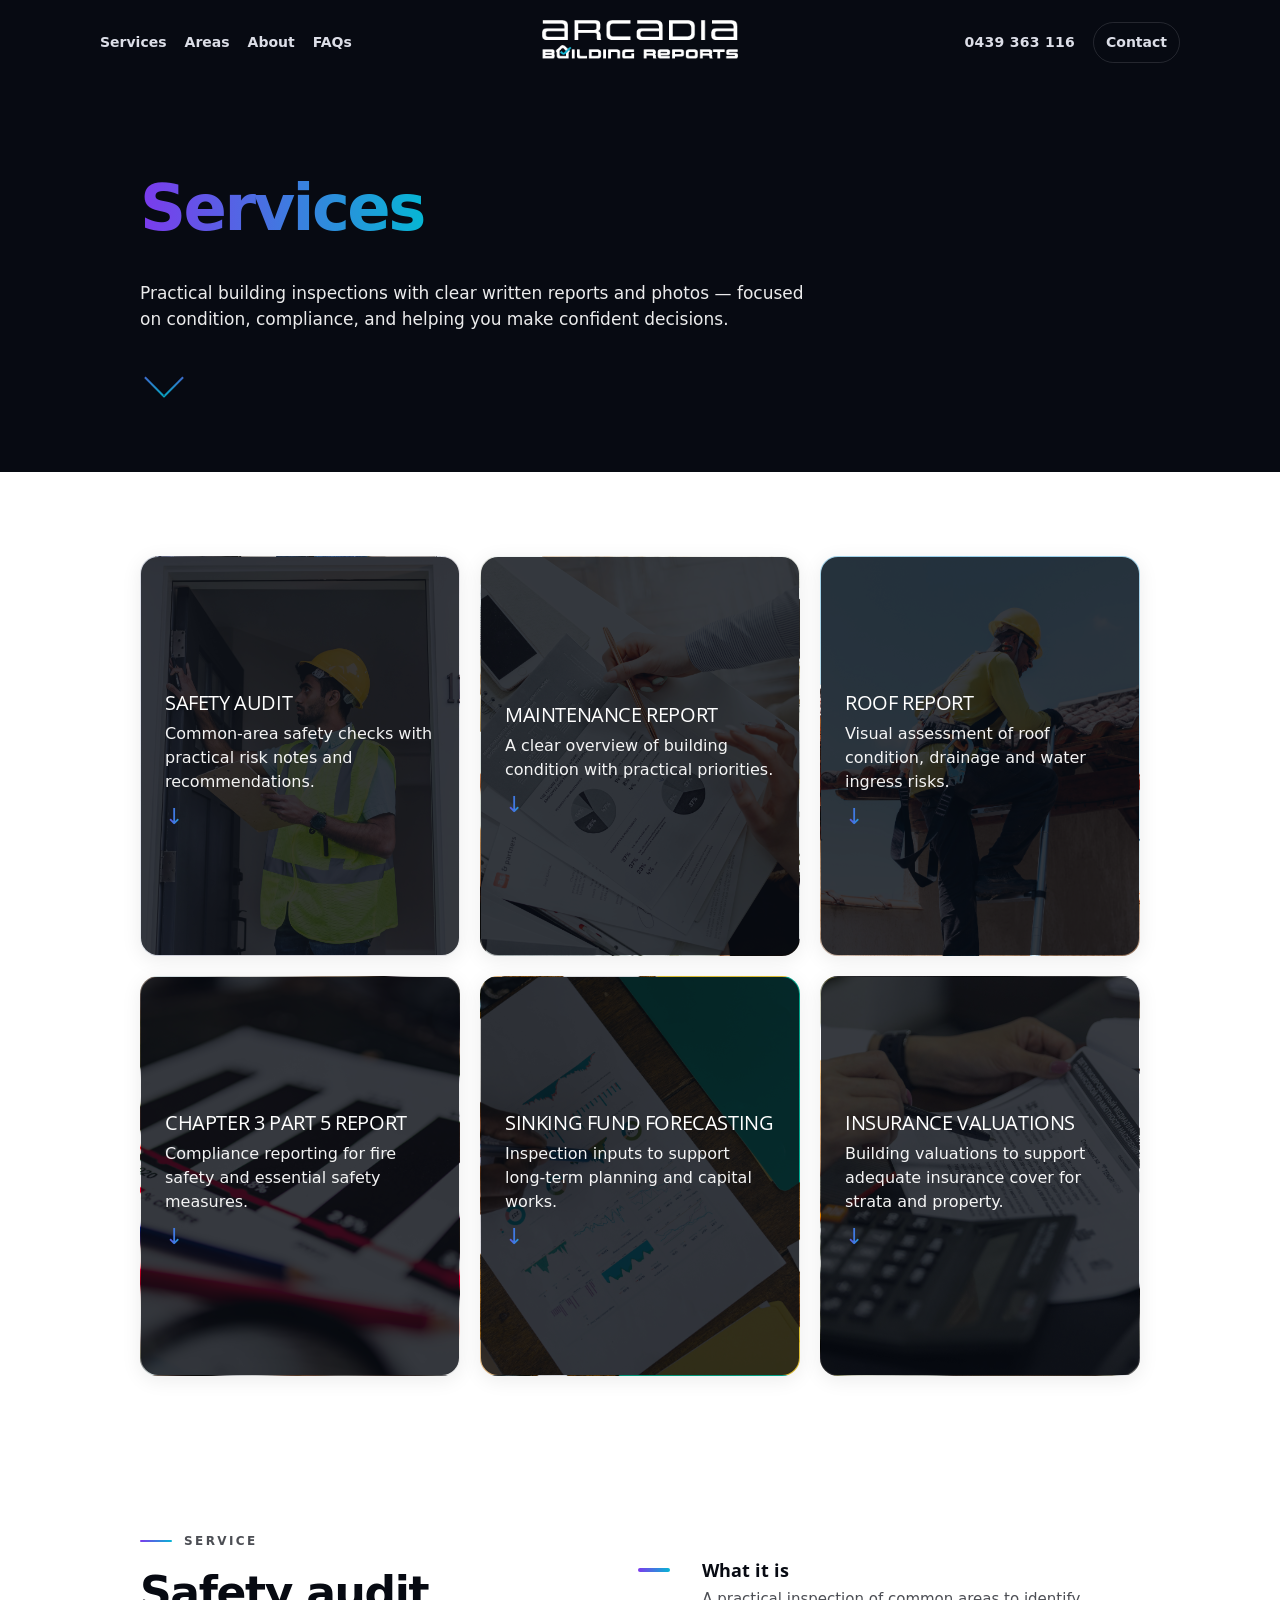
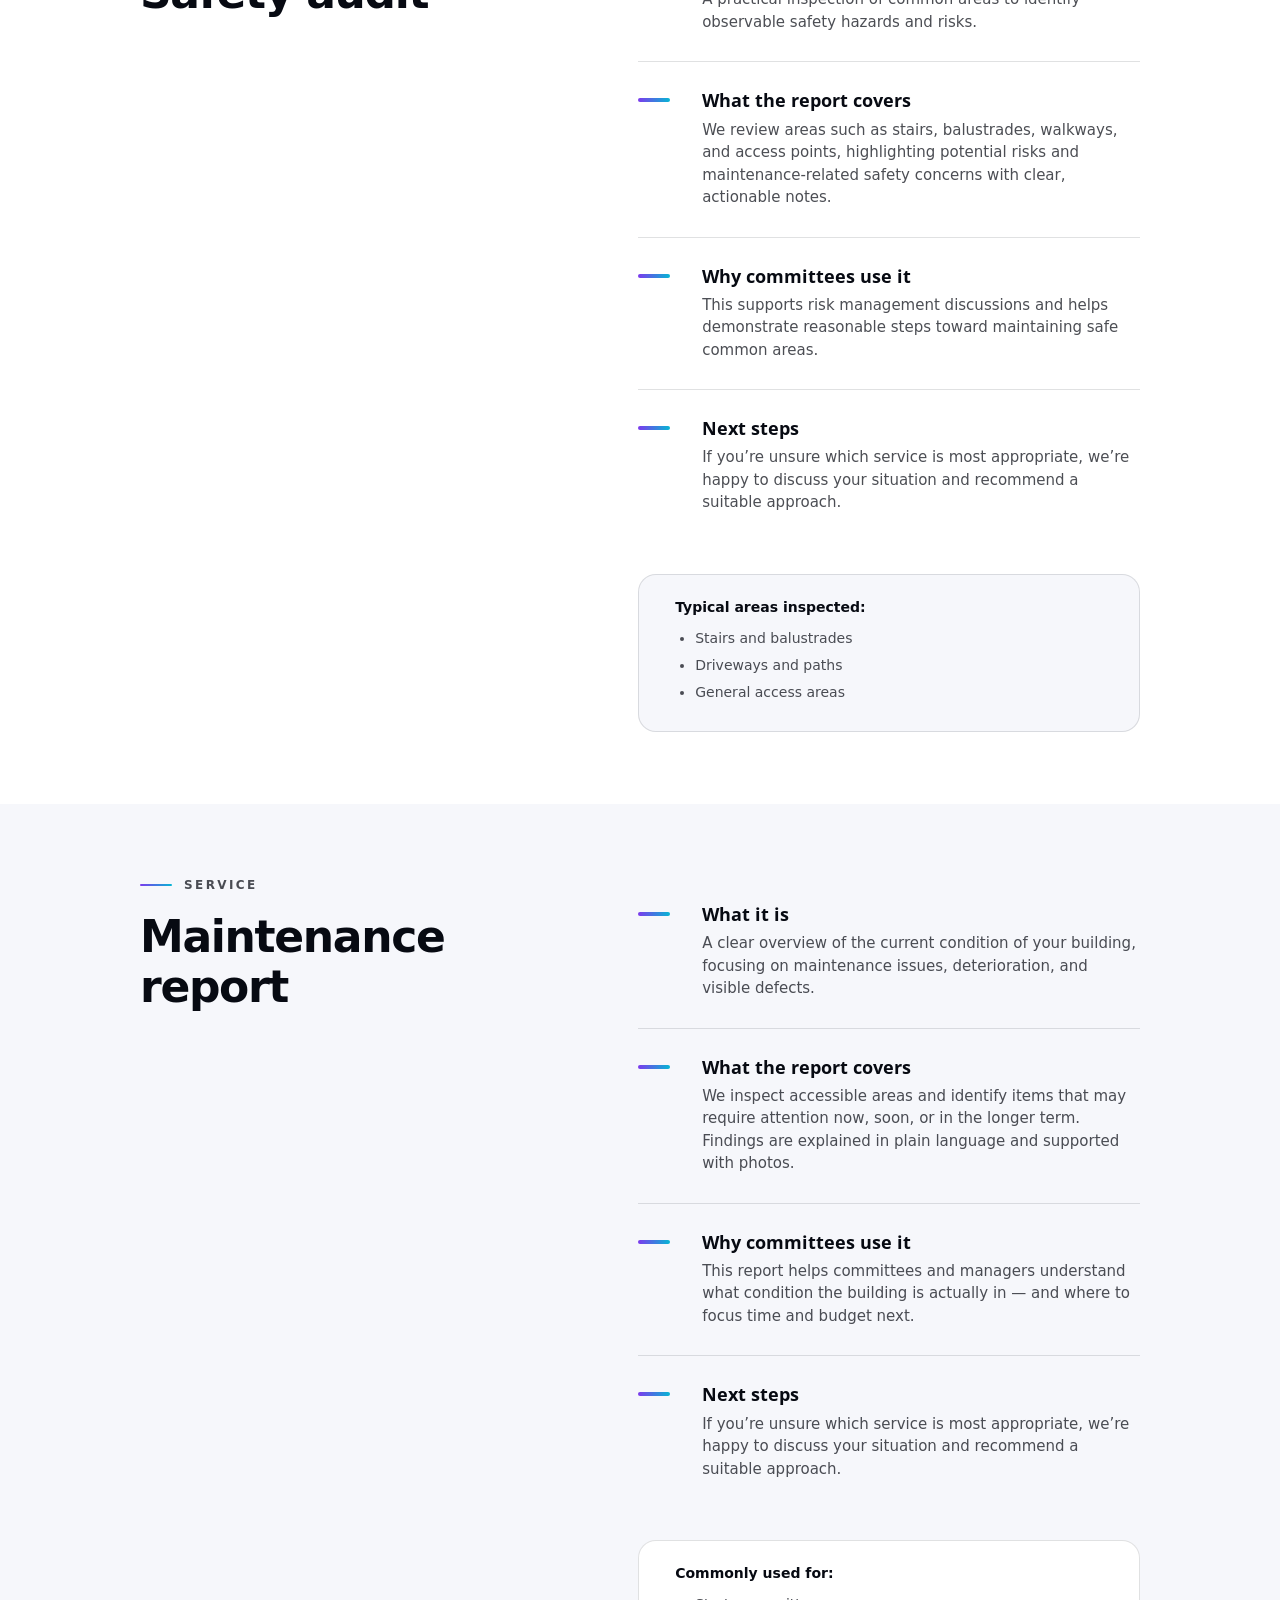
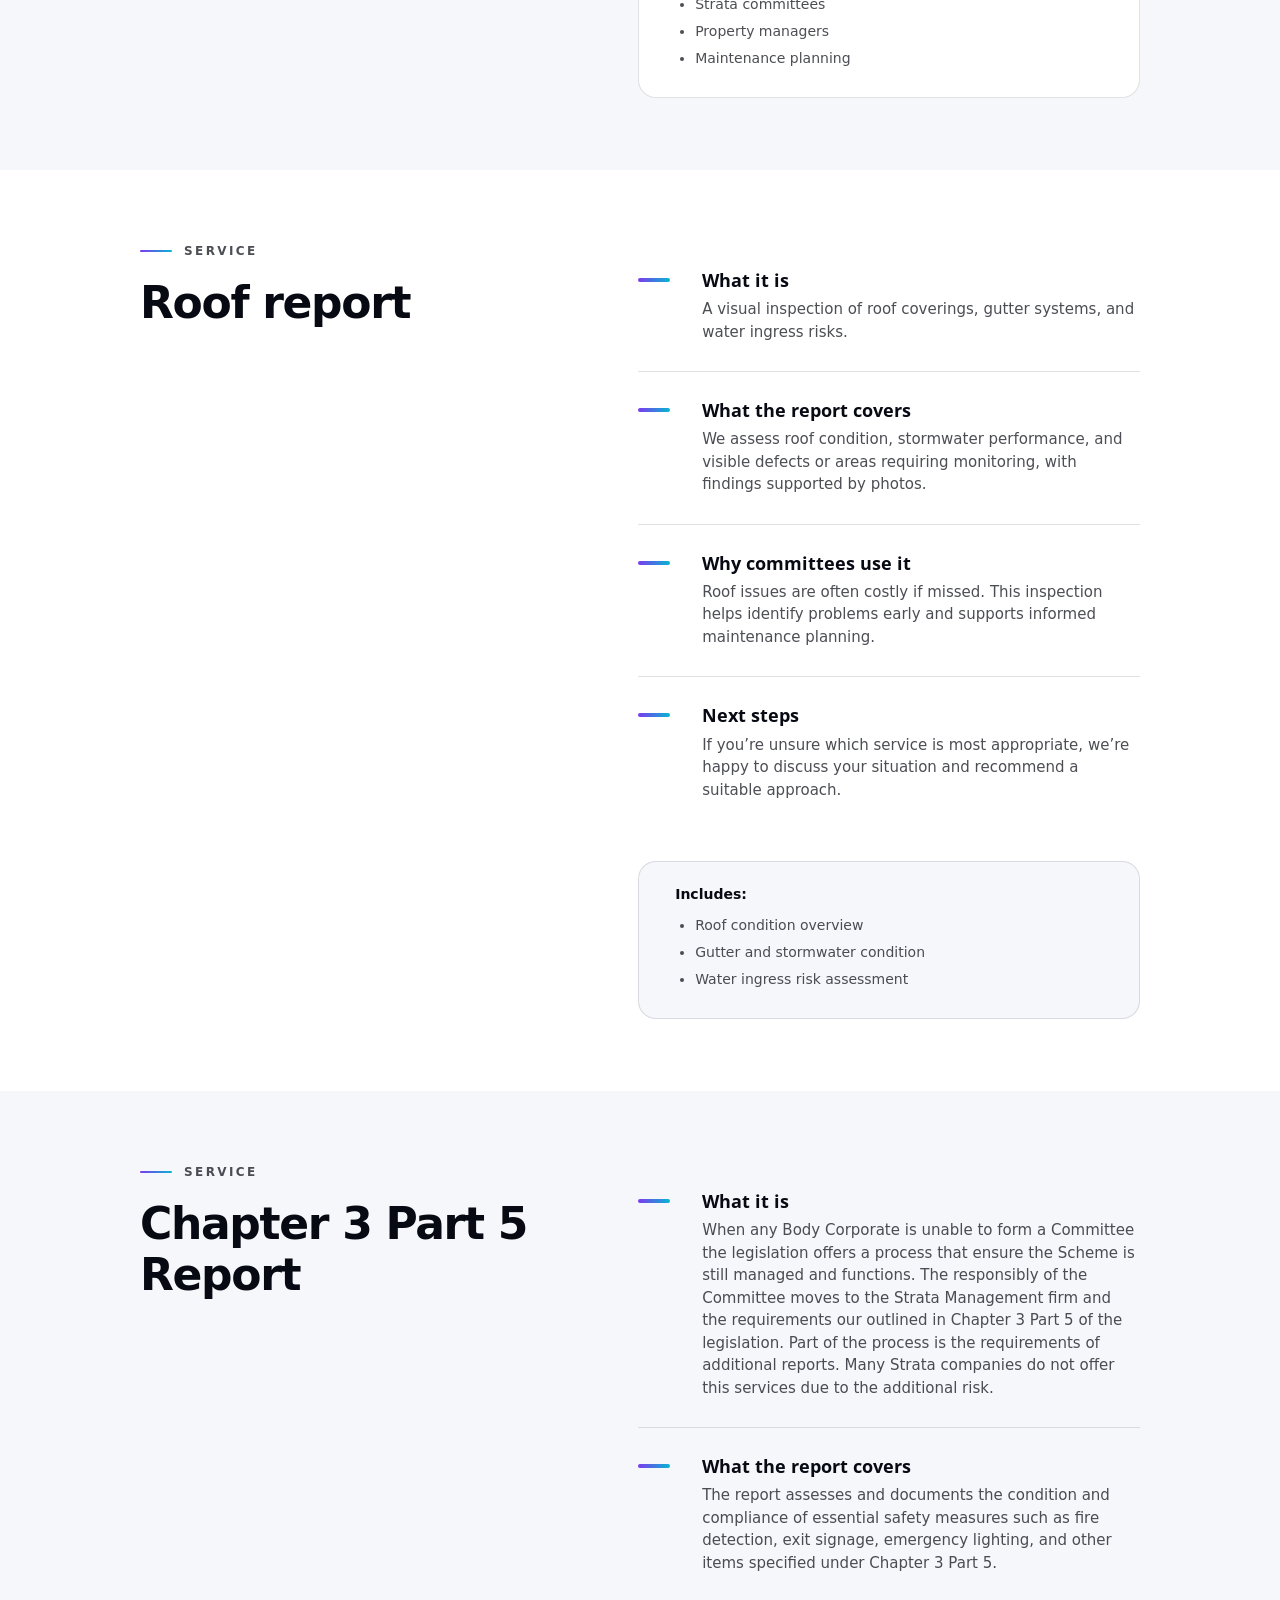
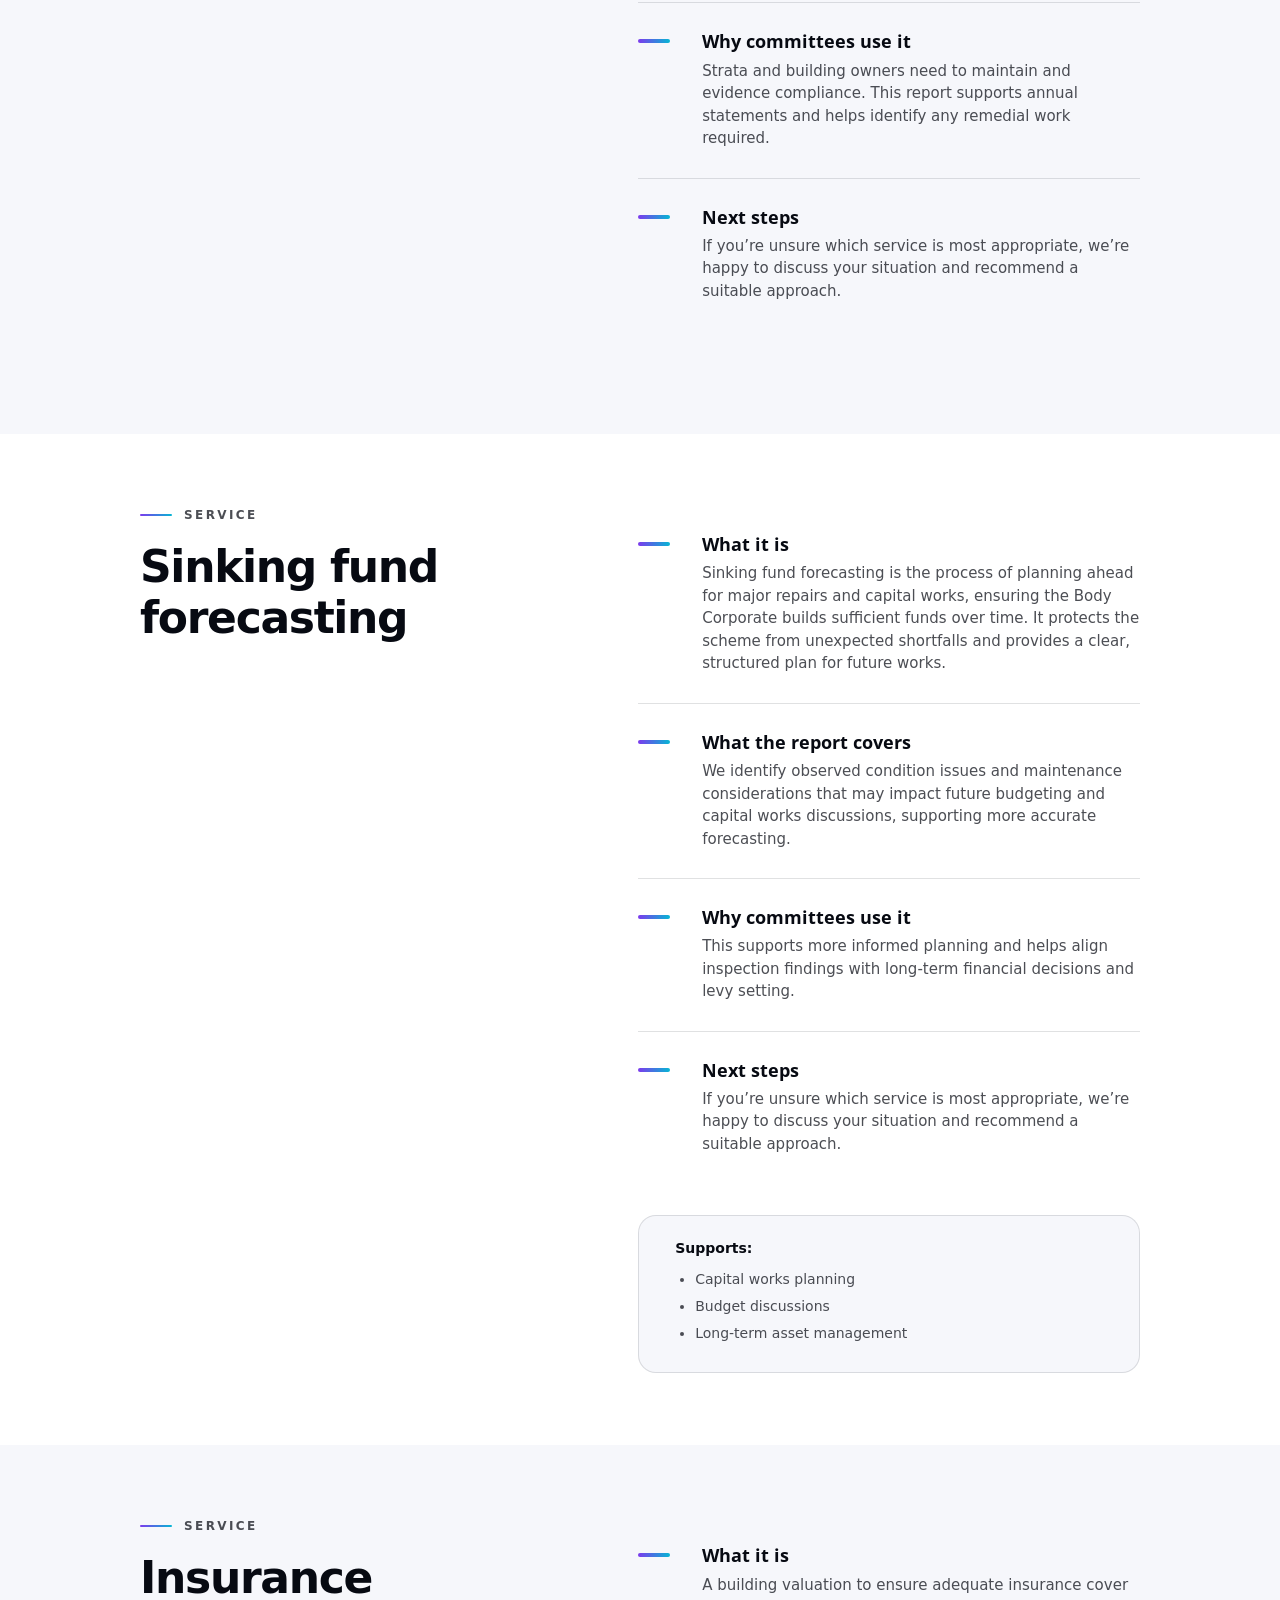
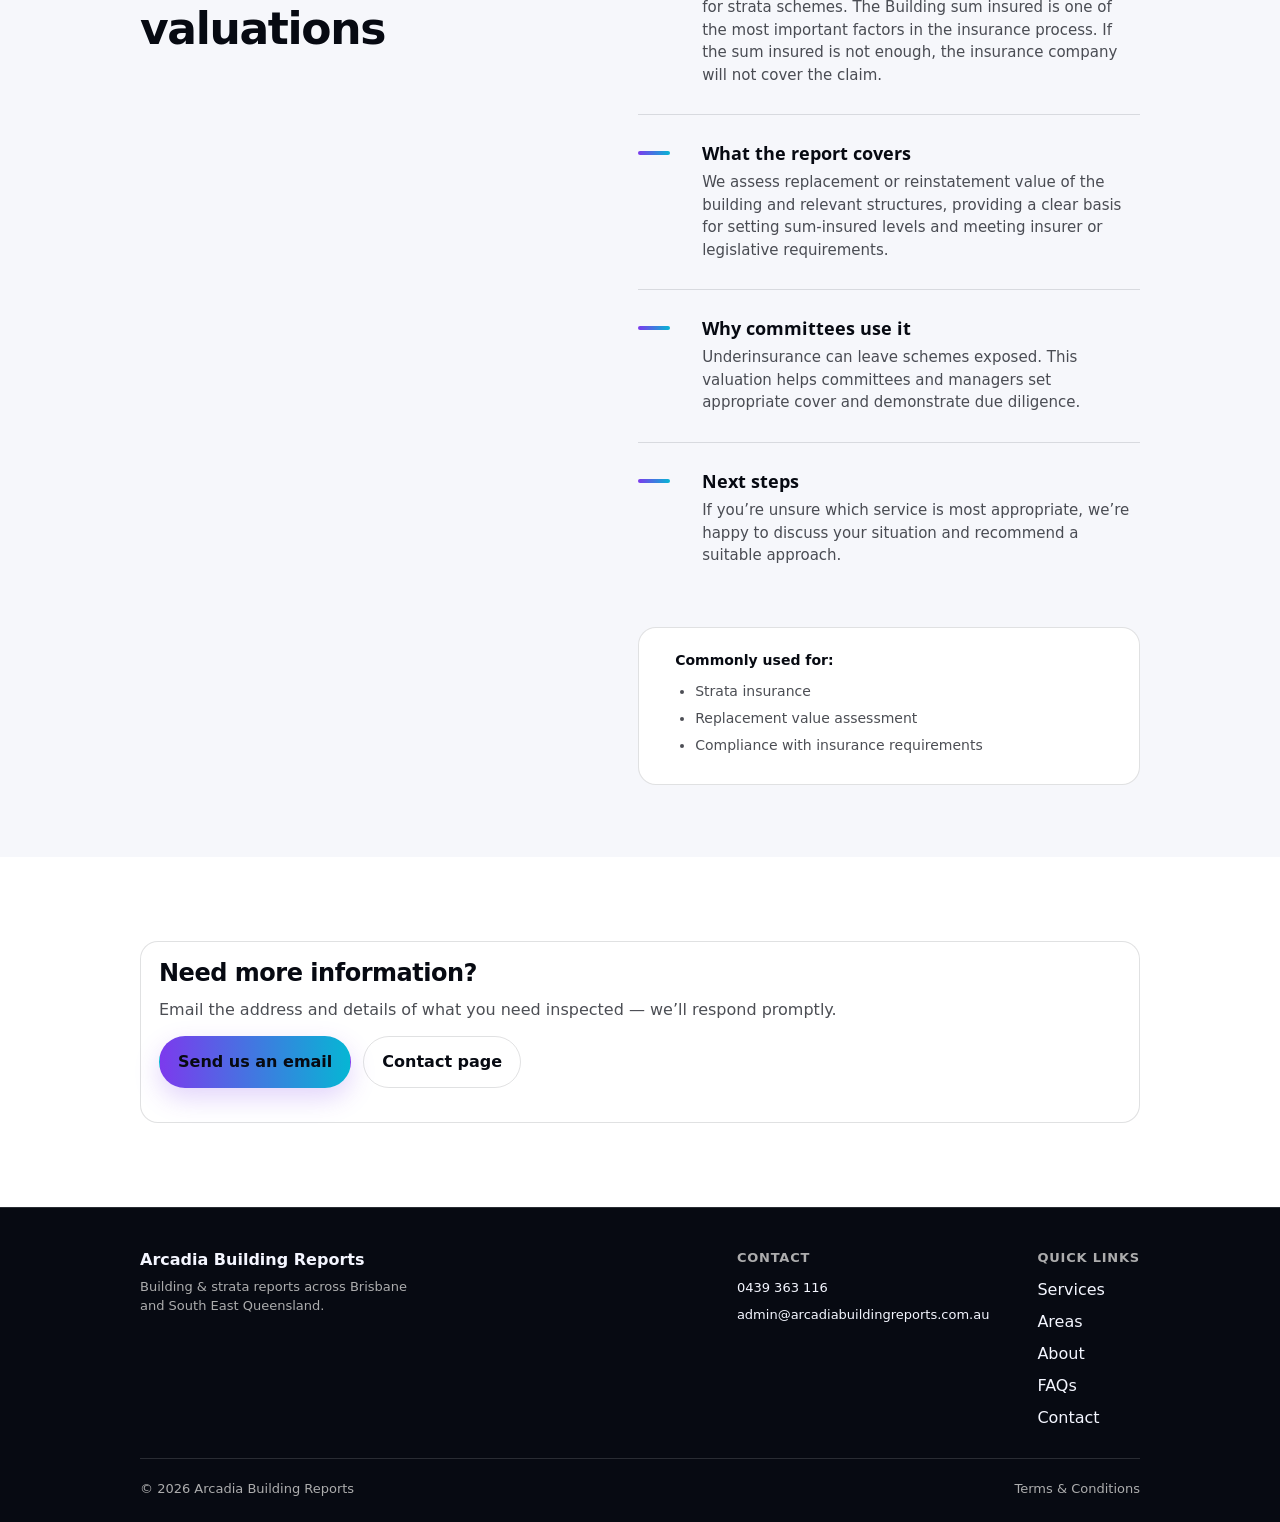
<file: services.html>
<!doctype html>
<html lang="en">
  <head>
    <meta charset="utf-8" />
    <meta
      name="viewport"
      content="width=device-width, initial-scale=1, viewport-fit=cover"
    />
    <title>Services | Arcadia Building Reports</title>
    <meta
      name="description"
      content="Committee-friendly building inspection services including safety audits, maintenance reports, roof reports, Chapter 3 part 5, sinking fund forecasting and insurance valuations across Brisbane and South East Queensland."
    />
    <link
      rel="canonical"
      href="https://www.arcadiabuildingreports.com.au/services.html"
    />
    <meta property="og:type" content="website" />
    <meta property="og:site_name" content="Arcadia Building Reports" />
    <meta property="og:locale" content="en_AU" />
    <meta property="og:title" content="Services | Arcadia Building Reports" />
    <meta
      property="og:description"
      content="Committee-friendly building inspection services including safety audits, maintenance reports, roof reports, Chapter 3 part 5, sinking fund forecasting and insurance valuations across Brisbane and South East Queensland."
    />
    <meta
      property="og:url"
      content="https://www.arcadiabuildingreports.com.au/services.html"
    />
    <meta
      property="og:image"
      content="https://www.arcadiabuildingreports.com.au/images/strata-building2.png"
    />
    <meta name="twitter:card" content="summary_large_image" />
    <meta name="twitter:title" content="Services | Arcadia Building Reports" />
    <meta
      name="twitter:description"
      content="Committee-friendly building inspection services including safety audits, maintenance reports, roof reports, Chapter 3 part 5, sinking fund forecasting and insurance valuations across Brisbane and South East Queensland."
    />
    <meta
      name="twitter:image"
      content="https://www.arcadiabuildingreports.com.au/images/strata-building2.png"
    />

    <link rel="preconnect" href="https://fonts.googleapis.com" />
    <link rel="preconnect" href="https://fonts.gstatic.com" crossorigin />
    <link
      href="https://fonts.googleapis.com/css2?family=Open+Sans:wght@400;600&display=swap"
      rel="stylesheet"
    />
    <link rel="stylesheet" href="styles.css" />
  </head>

  <body>
    <!-- ===== Header ===== -->
    <header class="site-header" id="site-header">
      <div class="container header-inner">
        <nav class="nav nav--left">
          <a href="services.html" aria-current="page">Services</a>
          <a href="areas.html">Areas</a>
          <a href="about.html">About</a>
          <a href="faq.html">FAQs</a>
        </nav>

        <a class="brand brand--logo" href="index.html">
          <img
            src="images/Arcadia_logo_double_white.png"
            alt="Arcadia Building Reports"
            class="brand__img brand__img--desktop"
          />
          <img
            src="images/Arcadia_house.svg"
            alt="Arcadia Building Reports"
            class="brand__img brand__img--mobile"
          />
        </a>

        <button
          class="nav-toggle"
          id="nav-toggle"
          aria-label="Toggle menu"
          aria-expanded="false"
        >
          <span class="nav-toggle__bar"></span>
          <span class="nav-toggle__bar"></span>
          <span class="nav-toggle__bar"></span>
        </button>

        <nav class="nav nav--right">
          <a class="nav-phone" href="tel:+61439363116">0439 363 116</a>
          <a class="btn btn--small btn--outline" href="contact.html">Contact</a>
        </nav>

        <div class="nav-overlay" id="nav-overlay">
          <nav class="nav nav--mobile">
            <a href="services.html" aria-current="page">Services</a>
            <a href="areas.html">Areas</a>
            <a href="about.html">About</a>
            <a href="faq.html">FAQs</a>
            <a class="btn btn--outline" href="contact.html">Contact</a>
          </nav>
        </div>
      </div>
    </header>

    <main>
      <!-- ===== PAGE INTRO ===== -->
      <section class="hero">
        <div class="container hero__content">
          <h1><span class="accent">Services</span></h1>
          <p class="lead">
            Practical building inspections with clear written reports and photos
            — focused on condition, compliance, and helping you make confident
            decisions.
          </p>
          <a
            href="#services-content"
            class="hero__scroll"
            aria-label="Scroll to content"
          >
            <span class="hero__scroll-arrow"></span>
          </a>
        </div>
      </section>

      <!-- ===== SERVICES GRID (ANCHOR LINKS) ===== -->
      <section id="services-content" class="section section--white">
        <div class="container">
          <div class="grid grid--service-tiles">
            <a href="#safety-audit" class="tile tile--bg tile--bg-safety-audit">
              <h3>Safety audit</h3>
              <p>
                Common-area safety checks with practical risk notes and
                recommendations.
              </p>
            </a>

            <a
              href="#maintenance-report"
              class="tile tile--bg tile--bg-maintenance"
            >
              <h3>Maintenance report</h3>
              <p>
                A clear overview of building condition with practical
                priorities.
              </p>
            </a>

            <a href="#roof-report" class="tile tile--bg tile--bg-roof">
              <h3>Roof report</h3>
              <p>
                Visual assessment of roof condition, drainage and water ingress
                risks.
              </p>
            </a>

            <a href="#chapter-3-part-5" class="tile tile--bg tile--bg-chapter3">
              <h3>Chapter 3 part 5 report</h3>
              <p>
                Compliance reporting for fire safety and essential safety
                measures.
              </p>
            </a>

            <a
              href="#sinking-fund-forecasting"
              class="tile tile--bg tile--bg-sinking-fund"
            >
              <h3>Sinking fund forecasting</h3>
              <p>
                Inspection inputs to support long-term planning and capital
                works.
              </p>
            </a>

            <a
              href="#insurance-valuations"
              class="tile tile--bg tile--bg-insurance"
            >
              <h3>Insurance valuations</h3>
              <p>
                Building valuations to support adequate insurance cover for
                strata and property.
              </p>
            </a>
          </div>
        </div>
      </section>

      <!-- ===== SERVICE DETAILS ===== -->
      <section class="service-detail service-detail--white" id="safety-audit">
        <div class="container service-detail__inner">
          <div class="service-detail__heading">
            <p class="service-detail__eyebrow">
              <span class="service-detail__line"></span>Service
            </p>
            <h2 class="service-detail__title">Safety audit</h2>
          </div>
          <div class="service-detail__content">
            <ol class="service-detail__steps">
              <li class="service-detail__step">
                <span
                  class="service-detail__line-accent"
                  aria-hidden="true"
                ></span>
                <div class="service-detail__step-content">
                  <h3>What it is</h3>
                  <p>
                    A practical inspection of common areas to identify
                    observable safety hazards and risks.
                  </p>
                </div>
              </li>
              <li class="service-detail__step">
                <span
                  class="service-detail__line-accent"
                  aria-hidden="true"
                ></span>
                <div class="service-detail__step-content">
                  <h3>What the report covers</h3>
                  <p>
                    We review areas such as stairs, balustrades, walkways, and
                    access points, highlighting potential risks and
                    maintenance-related safety concerns with clear, actionable
                    notes.
                  </p>
                </div>
              </li>
              <li class="service-detail__step">
                <span
                  class="service-detail__line-accent"
                  aria-hidden="true"
                ></span>
                <div class="service-detail__step-content">
                  <h3>Why committees use it</h3>
                  <p>
                    This supports risk management discussions and helps
                    demonstrate reasonable steps toward maintaining safe common
                    areas.
                  </p>
                </div>
              </li>
              <li class="service-detail__step">
                <span
                  class="service-detail__line-accent"
                  aria-hidden="true"
                ></span>
                <div class="service-detail__step-content">
                  <h3>Next steps</h3>
                  <p>
                    If you’re unsure which service is most appropriate, we’re
                    happy to discuss your situation and recommend a suitable
                    approach.
                  </p>
                </div>
              </li>
            </ol>
            <div class="service-detail__panel">
              <p><strong>Typical areas inspected:</strong></p>
              <ul>
                <li>Stairs and balustrades</li>
                <li>Driveways and paths</li>
                <li>General access areas</li>
              </ul>
            </div>
          </div>
        </div>
      </section>

      <section
        class="service-detail service-detail--light"
        id="maintenance-report"
      >
        <div class="container service-detail__inner">
          <div class="service-detail__heading">
            <p class="service-detail__eyebrow">
              <span class="service-detail__line"></span>Service
            </p>
            <h2 class="service-detail__title">Maintenance report</h2>
          </div>
          <div class="service-detail__content">
            <ol class="service-detail__steps">
              <li class="service-detail__step">
                <span
                  class="service-detail__line-accent"
                  aria-hidden="true"
                ></span>
                <div class="service-detail__step-content">
                  <h3>What it is</h3>
                  <p>
                    A clear overview of the current condition of your building,
                    focusing on maintenance issues, deterioration, and visible
                    defects.
                  </p>
                </div>
              </li>
              <li class="service-detail__step">
                <span
                  class="service-detail__line-accent"
                  aria-hidden="true"
                ></span>
                <div class="service-detail__step-content">
                  <h3>What the report covers</h3>
                  <p>
                    We inspect accessible areas and identify items that may
                    require attention now, soon, or in the longer term. Findings
                    are explained in plain language and supported with photos.
                  </p>
                </div>
              </li>
              <li class="service-detail__step">
                <span
                  class="service-detail__line-accent"
                  aria-hidden="true"
                ></span>
                <div class="service-detail__step-content">
                  <h3>Why committees use it</h3>
                  <p>
                    This report helps committees and managers understand what
                    condition the building is actually in — and where to focus
                    time and budget next.
                  </p>
                </div>
              </li>
              <li class="service-detail__step">
                <span
                  class="service-detail__line-accent"
                  aria-hidden="true"
                ></span>
                <div class="service-detail__step-content">
                  <h3>Next steps</h3>
                  <p>
                    If you’re unsure which service is most appropriate, we’re
                    happy to discuss your situation and recommend a suitable
                    approach.
                  </p>
                </div>
              </li>
            </ol>
            <div class="service-detail__panel">
              <p><strong>Commonly used for:</strong></p>
              <ul>
                <li>Strata committees</li>
                <li>Property managers</li>
                <li>Maintenance planning</li>
              </ul>
            </div>
          </div>
        </div>
      </section>

      <section class="service-detail service-detail--white" id="roof-report">
        <div class="container service-detail__inner">
          <div class="service-detail__heading">
            <p class="service-detail__eyebrow">
              <span class="service-detail__line"></span>Service
            </p>
            <h2 class="service-detail__title">Roof report</h2>
          </div>
          <div class="service-detail__content">
            <ol class="service-detail__steps">
              <li class="service-detail__step">
                <span
                  class="service-detail__line-accent"
                  aria-hidden="true"
                ></span>
                <div class="service-detail__step-content">
                  <h3>What it is</h3>
                  <p>
                    A visual inspection of roof coverings, gutter systems, and
                    water ingress risks.
                  </p>
                </div>
              </li>
              <li class="service-detail__step">
                <span
                  class="service-detail__line-accent"
                  aria-hidden="true"
                ></span>
                <div class="service-detail__step-content">
                  <h3>What the report covers</h3>
                  <p>
                    We assess roof condition, stormwater performance, and
                    visible defects or areas requiring monitoring, with findings
                    supported by photos.
                  </p>
                </div>
              </li>
              <li class="service-detail__step">
                <span
                  class="service-detail__line-accent"
                  aria-hidden="true"
                ></span>
                <div class="service-detail__step-content">
                  <h3>Why committees use it</h3>
                  <p>
                    Roof issues are often costly if missed. This inspection
                    helps identify problems early and supports informed
                    maintenance planning.
                  </p>
                </div>
              </li>
              <li class="service-detail__step">
                <span
                  class="service-detail__line-accent"
                  aria-hidden="true"
                ></span>
                <div class="service-detail__step-content">
                  <h3>Next steps</h3>
                  <p>
                    If you’re unsure which service is most appropriate, we’re
                    happy to discuss your situation and recommend a suitable
                    approach.
                  </p>
                </div>
              </li>
            </ol>
            <div class="service-detail__panel">
              <p><strong>Includes:</strong></p>
              <ul>
                <li>Roof condition overview</li>
                <li>Gutter and stormwater condition</li>
                <li>Water ingress risk assessment</li>
              </ul>
            </div>
          </div>
        </div>
      </section>

      <section
        class="service-detail service-detail--light"
        id="chapter-3-part-5"
      >
        <div class="container service-detail__inner">
          <div class="service-detail__heading">
            <p class="service-detail__eyebrow">
              <span class="service-detail__line"></span>Service
            </p>
            <h2 class="service-detail__title">Chapter 3 Part 5 Report</h2>
          </div>
          <div class="service-detail__content">
            <ol class="service-detail__steps">
              <li class="service-detail__step">
                <span
                  class="service-detail__line-accent"
                  aria-hidden="true"
                ></span>
                <div class="service-detail__step-content">
                  <h3>What it is</h3>
                  <p>
                    When any Body Corporate is unable to form a Committee the
                    legislation offers a process that ensure the Scheme is still
                    managed and functions. The responsibly of the Committee
                    moves to the Strata Management firm and the requirements our
                    outlined in Chapter 3 Part 5 of the legislation. Part of the
                    process is the requirements of additional reports. Many
                    Strata companies do not offer this services due to the
                    additional risk. 
                  </p>
                </div>
              </li>
              <li class="service-detail__step">
                <span
                  class="service-detail__line-accent"
                  aria-hidden="true"
                ></span>
                <div class="service-detail__step-content">
                  <h3>What the report covers</h3>
                  <p>
                    The report assesses and documents the condition and
                    compliance of essential safety measures such as fire
                    detection, exit signage, emergency lighting, and other items
                    specified under Chapter 3 Part 5.
                  </p>
                </div>
              </li>
              <li class="service-detail__step">
                <span
                  class="service-detail__line-accent"
                  aria-hidden="true"
                ></span>
                <div class="service-detail__step-content">
                  <h3>Why committees use it</h3>
                  <p>
                    Strata and building owners need to maintain and evidence
                    compliance. This report supports annual statements and helps
                    identify any remedial work required.
                  </p>
                </div>
              </li>
              <li class="service-detail__step">
                <span
                  class="service-detail__line-accent"
                  aria-hidden="true"
                ></span>
                <div class="service-detail__step-content">
                  <h3>Next steps</h3>
                  <p>
                    If you’re unsure which service is most appropriate, we’re
                    happy to discuss your situation and recommend a suitable
                    approach.
                  </p>
                </div>
              </li>
            </ol>
          </div>
        </div>
      </section>

      <section
        class="service-detail service-detail--white"
        id="sinking-fund-forecasting"
      >
        <div class="container service-detail__inner">
          <div class="service-detail__heading">
            <p class="service-detail__eyebrow">
              <span class="service-detail__line"></span>Service
            </p>
            <h2 class="service-detail__title">Sinking fund forecasting</h2>
          </div>
          <div class="service-detail__content">
            <ol class="service-detail__steps">
              <li class="service-detail__step">
                <span
                  class="service-detail__line-accent"
                  aria-hidden="true"
                ></span>
                <div class="service-detail__step-content">
                  <h3>What it is</h3>
                  <p>
                    Sinking fund forecasting is the process of planning ahead
                    for major repairs and capital works, ensuring the Body
                    Corporate builds sufficient funds over time. It protects the
                    scheme from unexpected shortfalls and provides a clear,
                    structured plan for future works.
                  </p>
                </div>
              </li>
              <li class="service-detail__step">
                <span
                  class="service-detail__line-accent"
                  aria-hidden="true"
                ></span>
                <div class="service-detail__step-content">
                  <h3>What the report covers</h3>
                  <p>
                    We identify observed condition issues and maintenance
                    considerations that may impact future budgeting and capital
                    works discussions, supporting more accurate forecasting.
                  </p>
                </div>
              </li>
              <li class="service-detail__step">
                <span
                  class="service-detail__line-accent"
                  aria-hidden="true"
                ></span>
                <div class="service-detail__step-content">
                  <h3>Why committees use it</h3>
                  <p>
                    This supports more informed planning and helps align
                    inspection findings with long-term financial decisions and
                    levy setting.
                  </p>
                </div>
              </li>
              <li class="service-detail__step">
                <span
                  class="service-detail__line-accent"
                  aria-hidden="true"
                ></span>
                <div class="service-detail__step-content">
                  <h3>Next steps</h3>
                  <p>
                    If you’re unsure which service is most appropriate, we’re
                    happy to discuss your situation and recommend a suitable
                    approach.
                  </p>
                </div>
              </li>
            </ol>
            <div class="service-detail__panel">
              <p><strong>Supports:</strong></p>
              <ul>
                <li>Capital works planning</li>
                <li>Budget discussions</li>
                <li>Long-term asset management</li>
              </ul>
            </div>
          </div>
        </div>
      </section>

      <section
        class="service-detail service-detail--light"
        id="insurance-valuations"
      >
        <div class="container service-detail__inner">
          <div class="service-detail__heading">
            <p class="service-detail__eyebrow">
              <span class="service-detail__line"></span>Service
            </p>
            <h2 class="service-detail__title">Insurance valuations</h2>
          </div>
          <div class="service-detail__content">
            <ol class="service-detail__steps">
              <li class="service-detail__step">
                <span
                  class="service-detail__line-accent"
                  aria-hidden="true"
                ></span>
                <div class="service-detail__step-content">
                  <h3>What it is</h3>
                  <p>
                    A building valuation to ensure adequate insurance cover for
                    strata schemes. The Building sum insured is one of the most
                    important factors in the insurance process. If the sum
                    insured is not enough, the insurance company will not cover
                    the claim.
                  </p>
                </div>
              </li>
              <li class="service-detail__step">
                <span
                  class="service-detail__line-accent"
                  aria-hidden="true"
                ></span>
                <div class="service-detail__step-content">
                  <h3>What the report covers</h3>
                  <p>
                    We assess replacement or reinstatement value of the building
                    and relevant structures, providing a clear basis for setting
                    sum-insured levels and meeting insurer or legislative
                    requirements.
                  </p>
                </div>
              </li>
              <li class="service-detail__step">
                <span
                  class="service-detail__line-accent"
                  aria-hidden="true"
                ></span>
                <div class="service-detail__step-content">
                  <h3>Why committees use it</h3>
                  <p>
                    Underinsurance can leave schemes exposed. This valuation
                    helps committees and managers set appropriate cover and
                    demonstrate due diligence.
                  </p>
                </div>
              </li>
              <li class="service-detail__step">
                <span
                  class="service-detail__line-accent"
                  aria-hidden="true"
                ></span>
                <div class="service-detail__step-content">
                  <h3>Next steps</h3>
                  <p>
                    If you’re unsure which service is most appropriate, we’re
                    happy to discuss your situation and recommend a suitable
                    approach.
                  </p>
                </div>
              </li>
            </ol>
            <div class="service-detail__panel">
              <p><strong>Commonly used for:</strong></p>
              <ul>
                <li>Strata insurance</li>
                <li>Replacement value assessment</li>
                <li>Compliance with insurance requirements</li>
              </ul>
            </div>
          </div>
        </div>
      </section>

      <!-- ===== CTA ===== -->
      <section class="section section--white">
        <div class="container">
          <div class="panel">
            <h2>Need more information?</h2>
            <p>
              Email the address and details of what you need inspected — we’ll
              respond promptly.
            </p>

            <div class="cta-row">
              <a
                class="btn"
                href="mailto:admin@arcadiabuildingreports.com.au?subject=Quote%20request"
                >Send us an email</a
              >
              <a class="btn btn--outline" href="contact.html">Contact page</a>
            </div>
          </div>
        </div>
      </section>
    </main>

    <!-- ===== Footer ===== -->
    <footer class="site-footer">
      <div class="container footer-inner">
        <div class="footer__main">
          <div class="footer__brand">
            <p class="footer__name">Arcadia Building Reports</p>
            <p class="footer__tagline small">
              Building & strata reports across Brisbane and South East
              Queensland.
            </p>
          </div>
          <div class="footer__contact">
            <p class="footer__heading small">Contact</p>
            <a href="tel:+61439363116" class="footer__link small"
              >0439 363 116</a
            >
            <a
              href="mailto:admin@arcadiabuildingreports.com.au"
              class="footer__link small"
              >admin@arcadiabuildingreports.com.au</a
            >
          </div>
          <nav class="footer__nav" aria-label="Footer">
            <p class="footer__heading small">Quick links</p>
            <a href="services.html">Services</a>
            <a href="areas.html">Areas</a>
            <a href="about.html">About</a>
            <a href="faq.html">FAQs</a>
            <a href="contact.html">Contact</a>
          </nav>
        </div>
        <div class="footer__bottom">
          <p class="small">
            © <span id="year"></span> Arcadia Building Reports
          </p>
          <a class="footer__legal small" href="terms.html"
            >Terms &amp; Conditions</a
          >
        </div>
      </div>
    </footer>

    <script src="main.js"></script>
  </body>
</html>
</file>
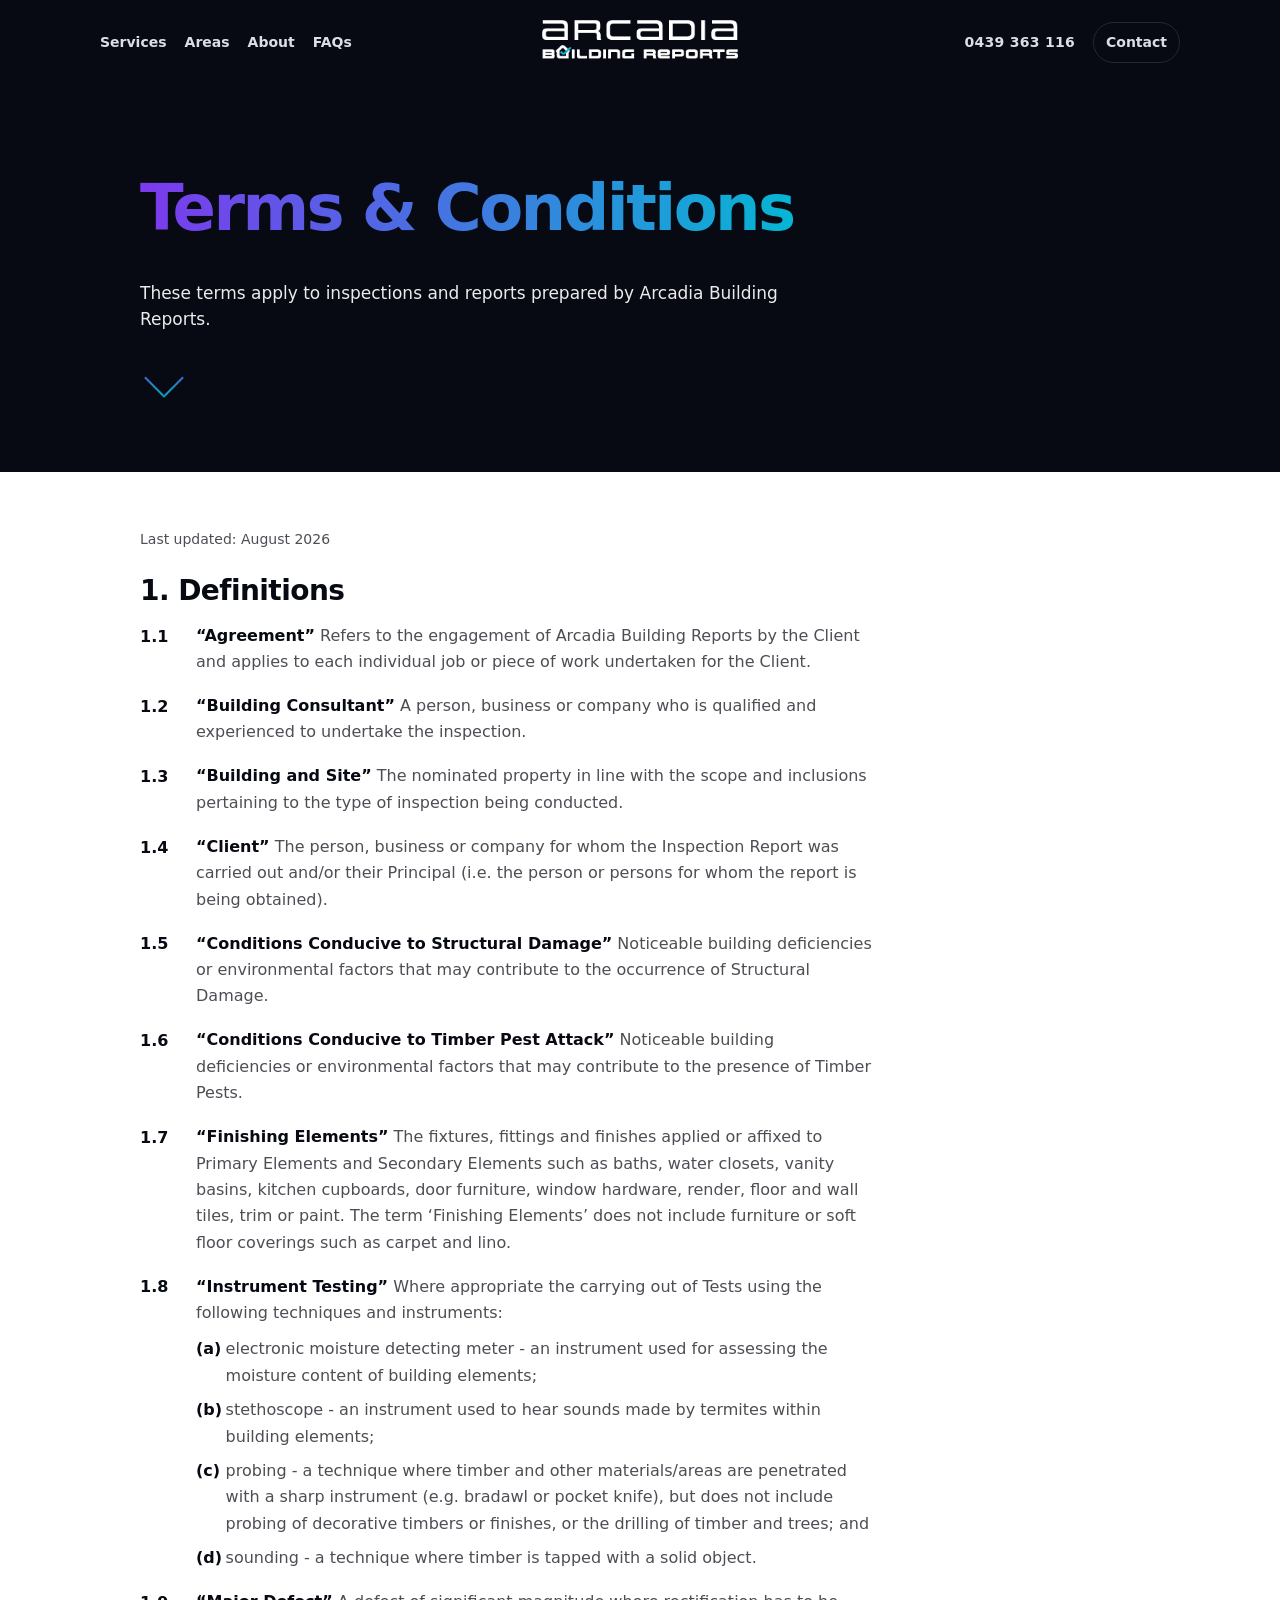
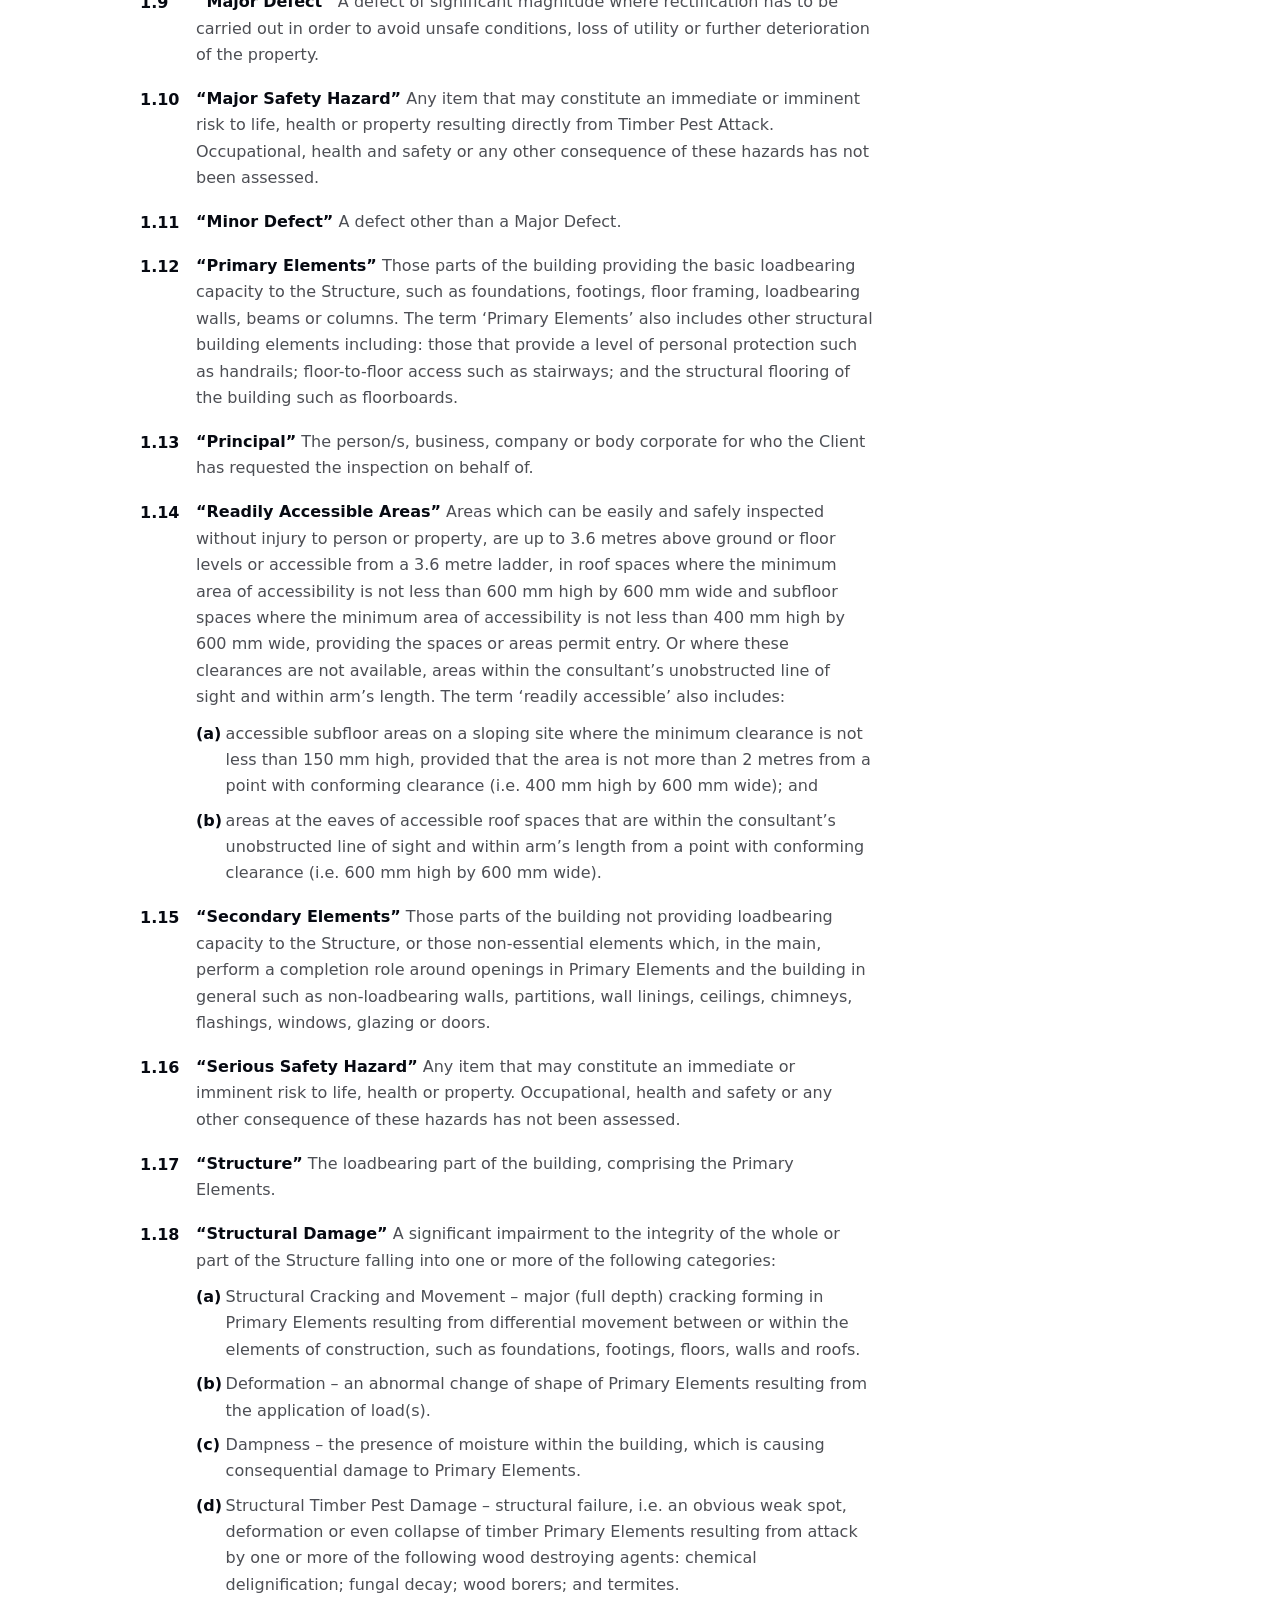
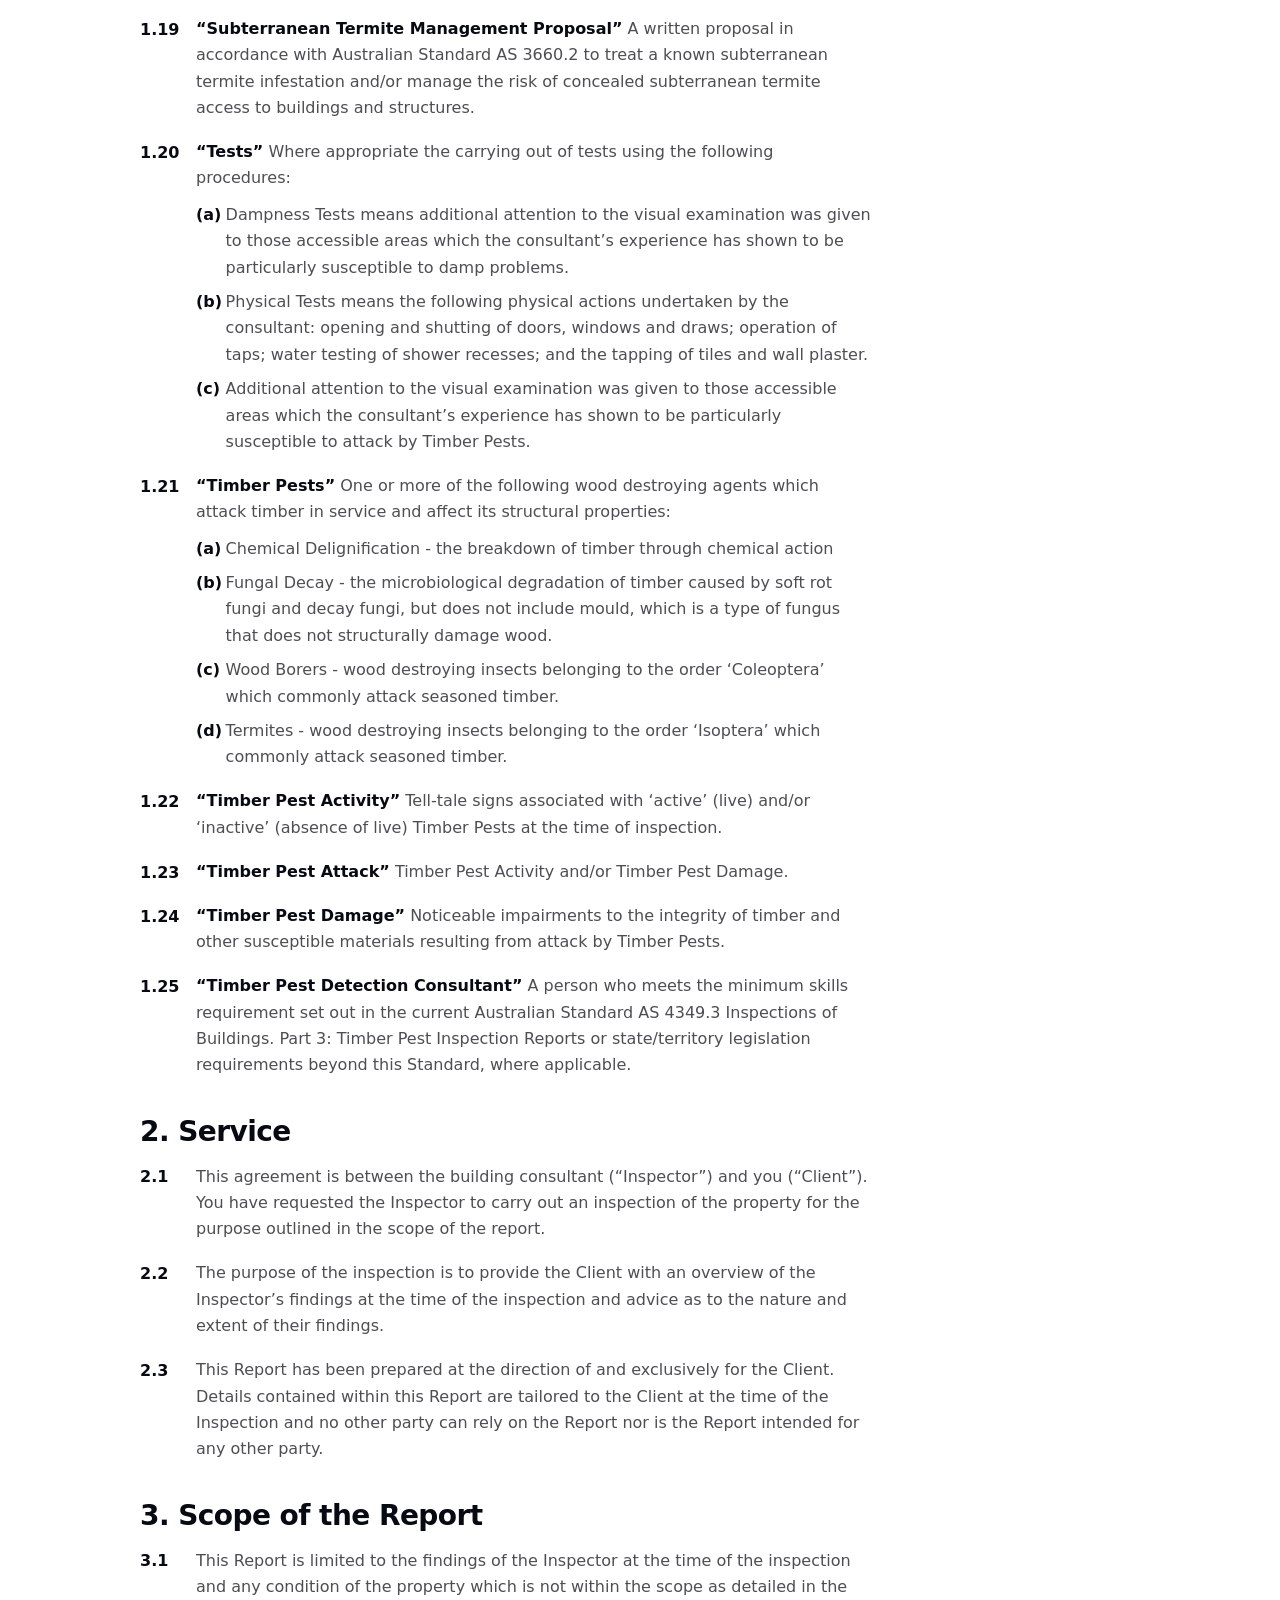
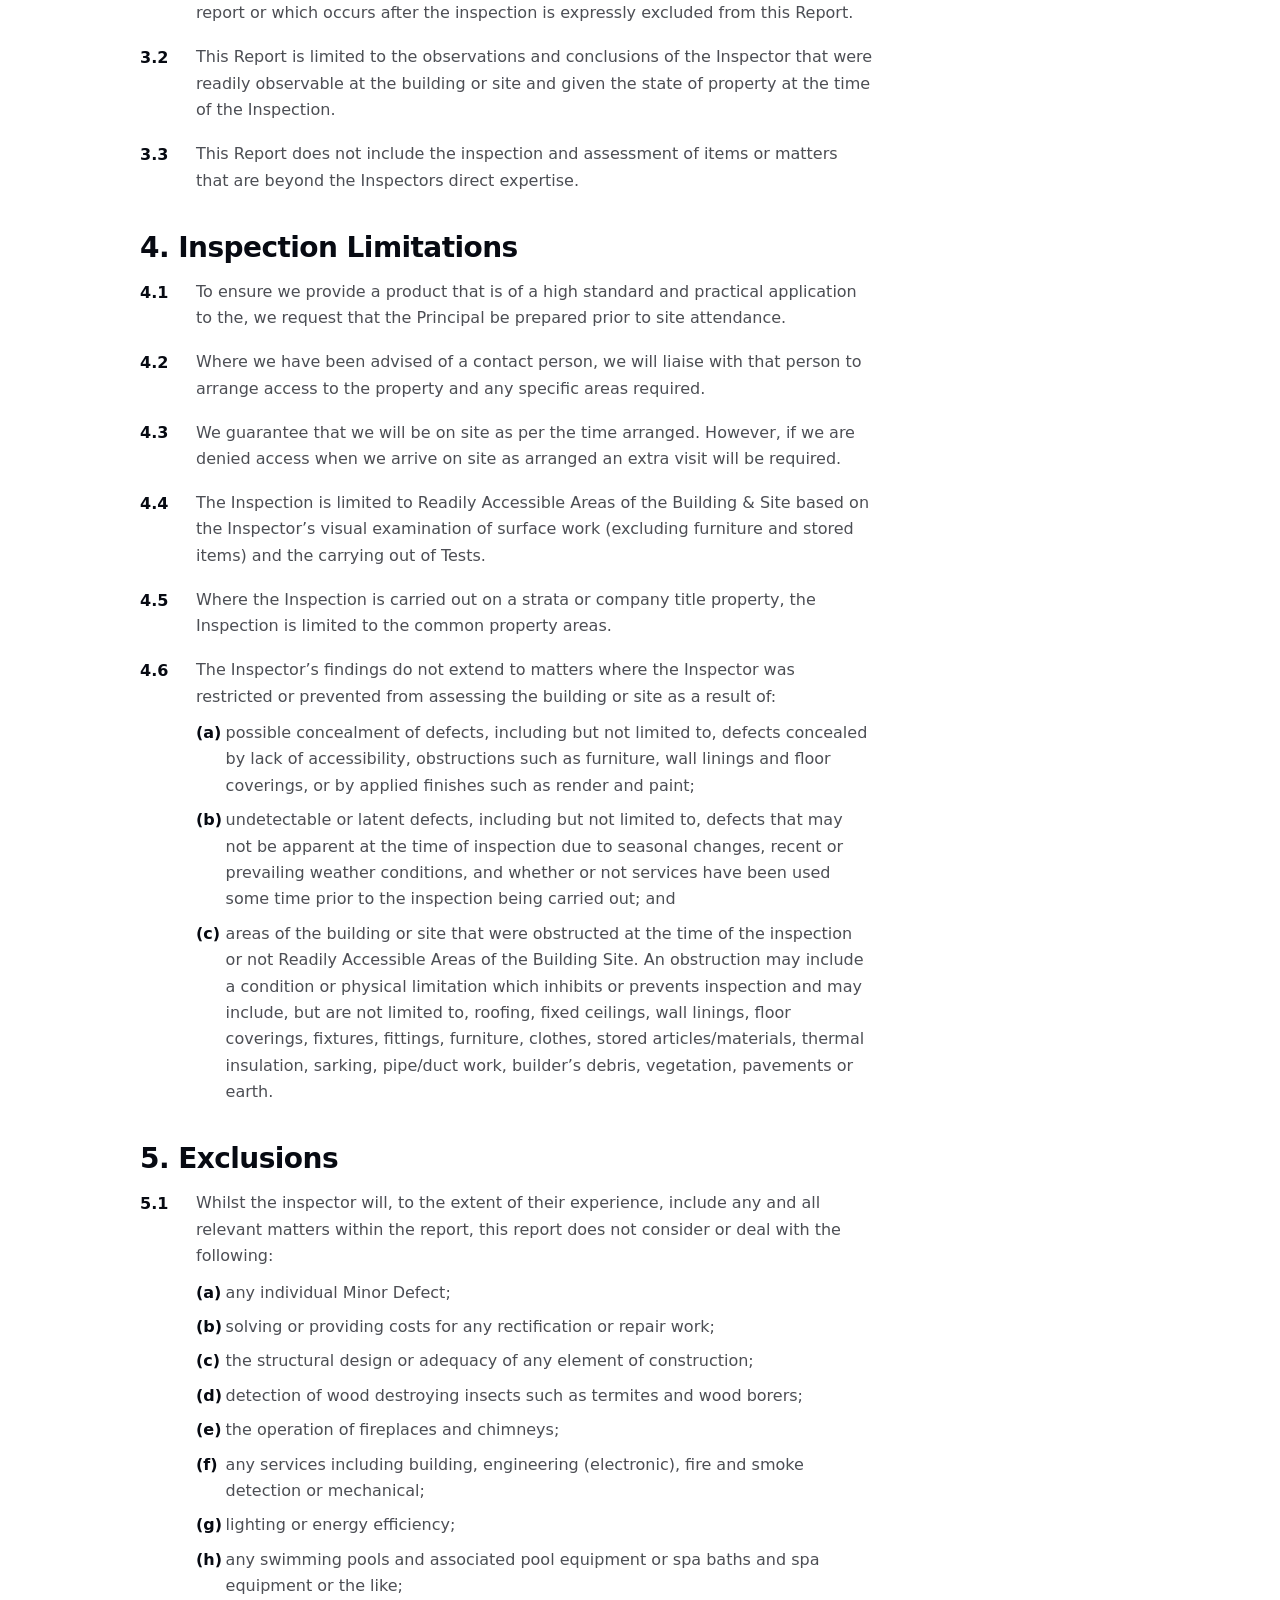
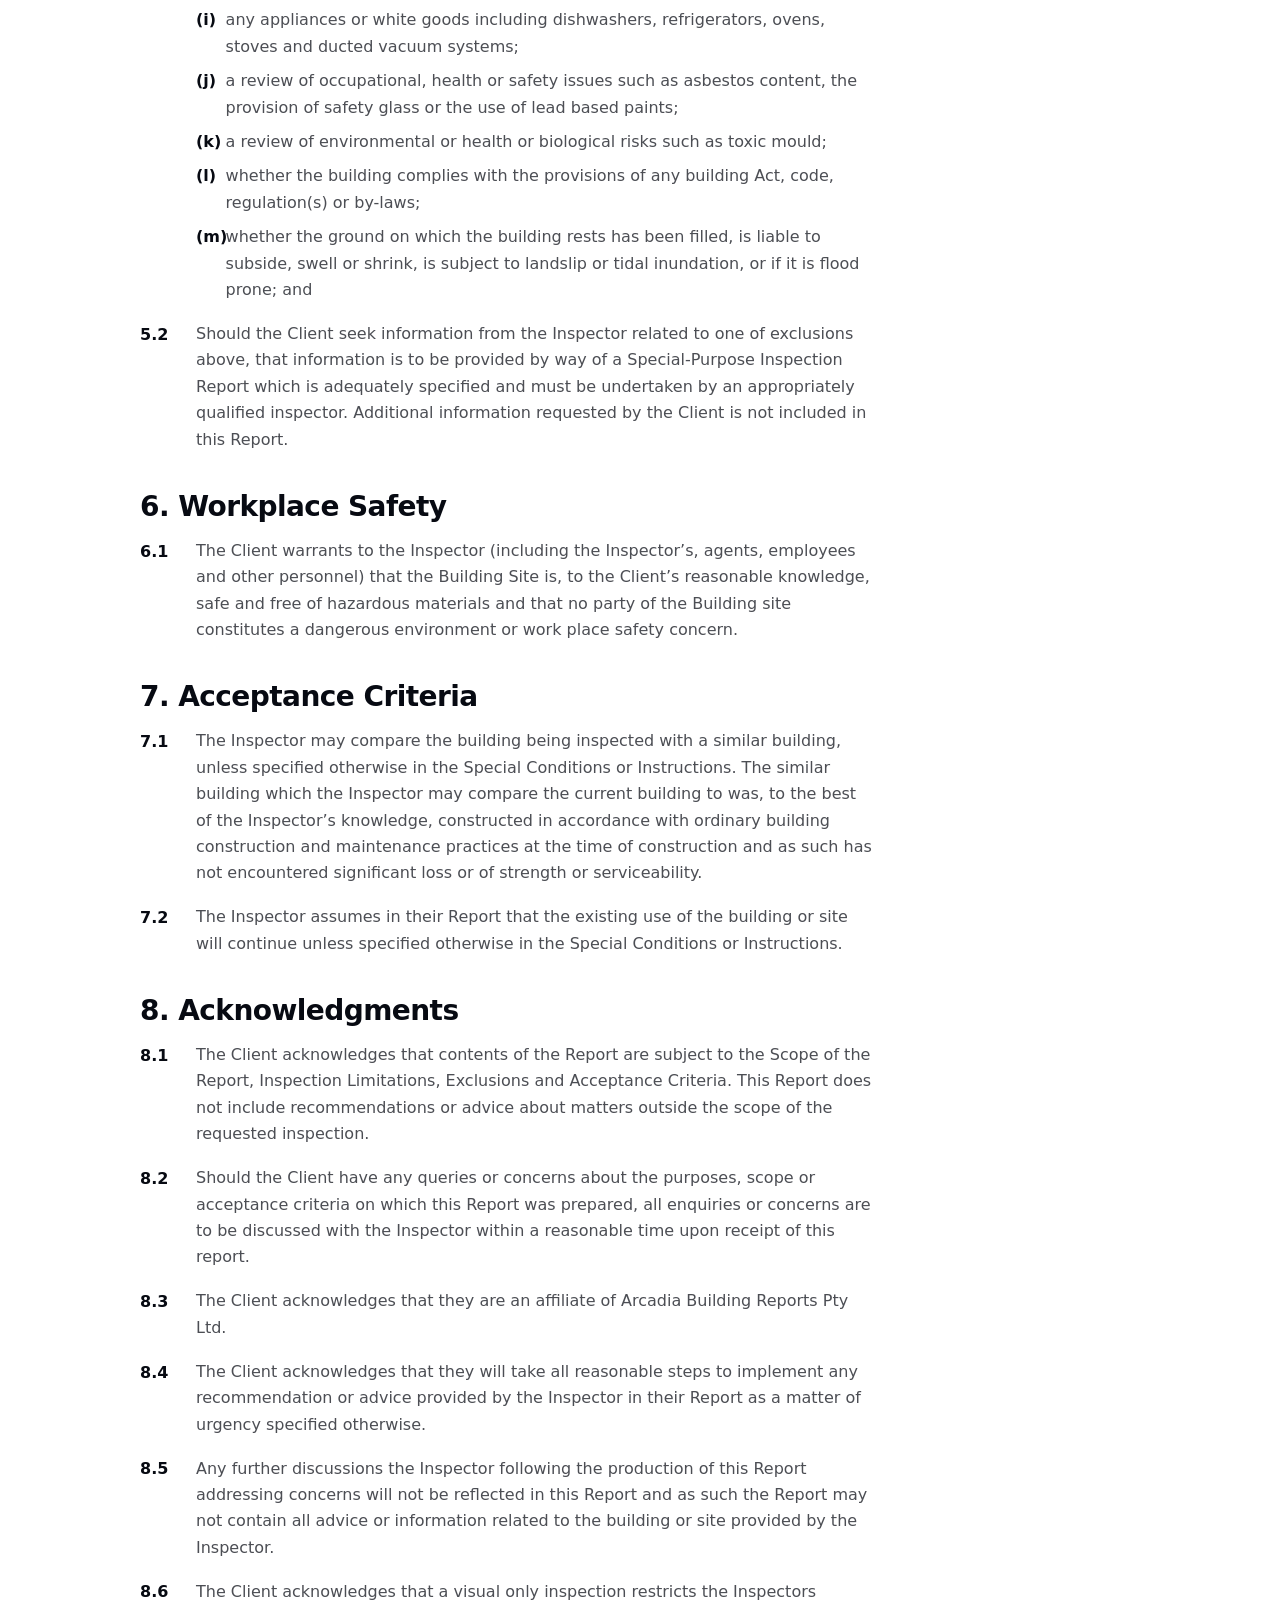
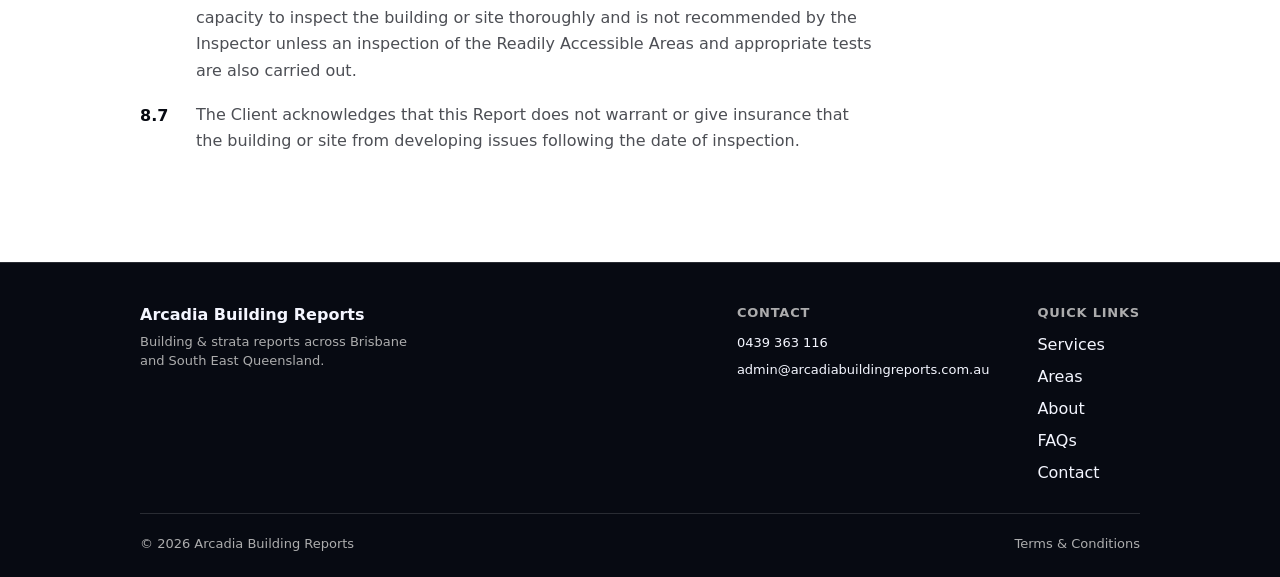
<file: terms.html>
<!doctype html>
<html lang="en">
  <head>
    <meta charset="utf-8" />
    <meta
      name="viewport"
      content="width=device-width, initial-scale=1, viewport-fit=cover"
    />
    <title>Terms &amp; Conditions | Arcadia Building Reports</title>
    <meta
      name="description"
      content="Terms and conditions for Arcadia Building Reports inspections and written reports, including scope, limitations and exclusions."
    />
    <link
      rel="canonical"
      href="https://www.arcadiabuildingreports.com.au/terms.html"
    />
    <meta property="og:type" content="website" />
    <meta property="og:site_name" content="Arcadia Building Reports" />
    <meta property="og:locale" content="en_AU" />
    <meta
      property="og:title"
      content="Terms &amp; Conditions | Arcadia Building Reports"
    />
    <meta
      property="og:description"
      content="Terms and conditions for Arcadia Building Reports inspections and written reports, including scope, limitations and exclusions."
    />
    <meta
      property="og:url"
      content="https://www.arcadiabuildingreports.com.au/terms.html"
    />
    <meta
      property="og:image"
      content="https://www.arcadiabuildingreports.com.au/images/strata-building2.png"
    />
    <meta name="twitter:card" content="summary_large_image" />
    <meta
      name="twitter:title"
      content="Terms &amp; Conditions | Arcadia Building Reports"
    />
    <meta
      name="twitter:description"
      content="Terms and conditions for Arcadia Building Reports inspections and written reports, including scope, limitations and exclusions."
    />
    <meta
      name="twitter:image"
      content="https://www.arcadiabuildingreports.com.au/images/strata-building2.png"
    />

    <link rel="preconnect" href="https://fonts.googleapis.com" />
    <link rel="preconnect" href="https://fonts.gstatic.com" crossorigin />
    <link
      href="https://fonts.googleapis.com/css2?family=Open+Sans:wght@400;600&display=swap"
      rel="stylesheet"
    />
    <link rel="stylesheet" href="styles.css" />
  </head>

  <body>
    <!-- ===== Header ===== -->
    <header class="site-header" id="site-header">
      <div class="container header-inner">
        <nav class="nav nav--left">
          <a href="services.html">Services</a>
          <a href="areas.html">Areas</a>
          <a href="about.html">About</a>
          <a href="faq.html">FAQs</a>
        </nav>

        <a class="brand brand--logo" href="index.html">
          <img
            src="images/Arcadia_logo_double_white.png"
            alt="Arcadia Building Reports"
            class="brand__img brand__img--desktop"
          />
          <img
            src="images/Arcadia_house.svg"
            alt="Arcadia Building Reports"
            class="brand__img brand__img--mobile"
          />
        </a>

        <button
          class="nav-toggle"
          id="nav-toggle"
          aria-label="Toggle menu"
          aria-expanded="false"
        >
          <span class="nav-toggle__bar"></span>
          <span class="nav-toggle__bar"></span>
          <span class="nav-toggle__bar"></span>
        </button>

        <nav class="nav nav--right">
          <a class="nav-phone" href="tel:+61439363116">0439 363 116</a>
          <a class="btn btn--small btn--outline" href="contact.html">Contact</a>
        </nav>

        <div class="nav-overlay" id="nav-overlay">
          <nav class="nav nav--mobile">
            <a href="services.html">Services</a>
            <a href="areas.html">Areas</a>
            <a href="about.html">About</a>
            <a href="faq.html">FAQs</a>
            <a class="btn btn--outline" href="contact.html">Contact</a>
          </nav>
        </div>
      </div>
    </header>

    <main>
      <!-- ===== PAGE INTRO ===== -->
      <section class="hero">
        <div class="container hero__content">
          <h1><span class="accent">Terms &amp; Conditions</span></h1>
          <p class="lead">
            These terms apply to inspections and reports prepared by Arcadia
            Building Reports.
          </p>
          <a href="#terms" class="hero__scroll" aria-label="Scroll to content">
            <span class="hero__scroll-arrow"></span>
          </a>
        </div>
      </section>

      <!-- ===== TERMS ===== -->
      <section class="section section--white legal-section" id="terms">
        <div class="container">
          <article class="legal">
            <p class="legal__updated">Last updated: August 2026</p>

            <section class="legal-block">
            <h2>1. Definitions</h2>
            <ol class="legal-clauses">
              <li>
                <p>
                  <strong>“Agreement”</strong> Refers to the engagement of
                  Arcadia Building Reports by the Client and applies to each
                  individual job or piece of work undertaken for the Client.
                </p>
              </li>
              <li>
                <p>
                  <strong>“Building Consultant”</strong> A person, business or
                  company who is qualified and experienced to undertake the
                  inspection.
                </p>
              </li>
              <li>
                <p>
                  <strong>“Building and Site”</strong> The nominated property
                  in line with the scope and inclusions pertaining to the type
                  of inspection being conducted.
                </p>
              </li>
              <li>
                <p>
                  <strong>“Client”</strong> The person, business or company for
                  whom the Inspection Report was carried out and/or their
                  Principal (i.e. the person or persons for whom the report is
                  being obtained).
                </p>
              </li>
              <li>
                <p>
                  <strong>“Conditions Conducive to Structural Damage”</strong>
                  Noticeable building deficiencies or environmental factors
                  that may contribute to the occurrence of Structural Damage.
                </p>
              </li>
              <li>
                <p>
                  <strong>“Conditions Conducive to Timber Pest Attack”</strong>
                  Noticeable building deficiencies or environmental factors
                  that may contribute to the presence of Timber Pests.
                </p>
              </li>
              <li>
                <p>
                  <strong>“Finishing Elements”</strong> The fixtures, fittings
                  and finishes applied or affixed to Primary Elements and
                  Secondary Elements such as baths, water closets, vanity
                  basins, kitchen cupboards, door furniture, window hardware,
                  render, floor and wall tiles, trim or paint. The term
                  ‘Finishing Elements’ does not include furniture or soft floor
                  coverings such as carpet and lino.
                </p>
              </li>
              <li>
                <p>
                  <strong>“Instrument Testing”</strong> Where appropriate the
                  carrying out of Tests using the following techniques and
                  instruments:
                </p>
                <ol class="legal-sub">
                  <li>
                    electronic moisture detecting meter - an instrument used
                    for assessing the moisture content of building elements;
                  </li>
                  <li>
                    stethoscope - an instrument used to hear sounds made by
                    termites within building elements;
                  </li>
                  <li>
                    probing - a technique where timber and other materials/areas
                    are penetrated with a sharp instrument (e.g. bradawl or
                    pocket knife), but does not include probing of decorative
                    timbers or finishes, or the drilling of timber and trees;
                    and
                  </li>
                  <li>
                    sounding - a technique where timber is tapped with a solid
                    object.
                  </li>
                </ol>
              </li>
              <li>
                <p>
                  <strong>“Major Defect”</strong> A defect of significant
                  magnitude where rectification has to be carried out in order
                  to avoid unsafe conditions, loss of utility or further
                  deterioration of the property.
                </p>
              </li>
              <li>
                <p>
                  <strong>“Major Safety Hazard”</strong> Any item that may
                  constitute an immediate or imminent risk to life, health or
                  property resulting directly from Timber Pest Attack.
                  Occupational, health and safety or any other consequence of
                  these hazards has not been assessed.
                </p>
              </li>
              <li>
                <p>
                  <strong>“Minor Defect”</strong> A defect other than a Major
                  Defect.
                </p>
              </li>
              <li>
                <p>
                  <strong>“Primary Elements”</strong> Those parts of the
                  building providing the basic loadbearing capacity to the
                  Structure, such as foundations, footings, floor framing,
                  loadbearing walls, beams or columns. The term ‘Primary
                  Elements’ also includes other structural building elements
                  including: those that provide a level of personal protection
                  such as handrails; floor-to-floor access such as stairways;
                  and the structural flooring of the building such as
                  floorboards.
                </p>
              </li>
              <li>
                <p>
                  <strong>“Principal”</strong> The person/s, business, company
                  or body corporate for who the Client has requested the
                  inspection on behalf of.
                </p>
              </li>
              <li>
                <p>
                  <strong>“Readily Accessible Areas”</strong> Areas which can
                  be easily and safely inspected without injury to person or
                  property, are up to 3.6 metres above ground or floor levels
                  or accessible from a 3.6 metre ladder, in roof spaces where
                  the minimum area of accessibility is not less than 600 mm
                  high by 600 mm wide and subfloor spaces where the minimum
                  area of accessibility is not less than 400 mm high by 600 mm
                  wide, providing the spaces or areas permit entry. Or where
                  these clearances are not available, areas within the
                  consultant’s unobstructed line of sight and within arm’s
                  length. The term ‘readily accessible’ also includes:
                </p>
                <ol class="legal-sub">
                  <li>
                    accessible subfloor areas on a sloping site where the
                    minimum clearance is not less than 150 mm high, provided
                    that the area is not more than 2 metres from a point with
                    conforming clearance (i.e. 400 mm high by 600 mm wide);
                    and
                  </li>
                  <li>
                    areas at the eaves of accessible roof spaces that are
                    within the consultant’s unobstructed line of sight and
                    within arm’s length from a point with conforming clearance
                    (i.e. 600 mm high by 600 mm wide).
                  </li>
                </ol>
              </li>
              <li>
                <p>
                  <strong>“Secondary Elements”</strong> Those parts of the
                  building not providing loadbearing capacity to the Structure,
                  or those non-essential elements which, in the main, perform a
                  completion role around openings in Primary Elements and the
                  building in general such as non-loadbearing walls,
                  partitions, wall linings, ceilings, chimneys, flashings,
                  windows, glazing or doors.
                </p>
              </li>
              <li>
                <p>
                  <strong>“Serious Safety Hazard”</strong> Any item that may
                  constitute an immediate or imminent risk to life, health or
                  property. Occupational, health and safety or any other
                  consequence of these hazards has not been assessed.
                </p>
              </li>
              <li>
                <p>
                  <strong>“Structure”</strong> The loadbearing part of the
                  building, comprising the Primary Elements.
                </p>
              </li>
              <li>
                <p>
                  <strong>“Structural Damage”</strong> A significant impairment
                  to the integrity of the whole or part of the Structure
                  falling into one or more of the following categories:
                </p>
                <ol class="legal-sub">
                  <li>
                    Structural Cracking and Movement – major (full depth)
                    cracking forming in Primary Elements resulting from
                    differential movement between or within the elements of
                    construction, such as foundations, footings, floors, walls
                    and roofs.
                  </li>
                  <li>
                    Deformation – an abnormal change of shape of Primary
                    Elements resulting from the application of load(s).
                  </li>
                  <li>
                    Dampness – the presence of moisture within the building,
                    which is causing consequential damage to Primary Elements.
                  </li>
                  <li>
                    Structural Timber Pest Damage – structural failure, i.e. an
                    obvious weak spot, deformation or even collapse of timber
                    Primary Elements resulting from attack by one or more of
                    the following wood destroying agents: chemical
                    delignification; fungal decay; wood borers; and termites.
                  </li>
                </ol>
              </li>
              <li>
                <p>
                  <strong>“Subterranean Termite Management Proposal”</strong> A
                  written proposal in accordance with Australian Standard AS
                  3660.2 to treat a known subterranean termite infestation
                  and/or manage the risk of concealed subterranean termite
                  access to buildings and structures.
                </p>
              </li>
              <li>
                <p>
                  <strong>“Tests”</strong> Where appropriate the carrying out of
                  tests using the following procedures:
                </p>
                <ol class="legal-sub">
                  <li>
                    Dampness Tests means additional attention to the visual
                    examination was given to those accessible areas which the
                    consultant’s experience has shown to be particularly
                    susceptible to damp problems.
                  </li>
                  <li>
                    Physical Tests means the following physical actions
                    undertaken by the consultant: opening and shutting of
                    doors, windows and draws; operation of taps; water testing
                    of shower recesses; and the tapping of tiles and wall
                    plaster.
                  </li>
                  <li>
                    Additional attention to the visual examination was given to
                    those accessible areas which the consultant’s experience
                    has shown to be particularly susceptible to attack by
                    Timber Pests.
                  </li>
                </ol>
              </li>
              <li>
                <p>
                  <strong>“Timber Pests”</strong> One or more of the following
                  wood destroying agents which attack timber in service and
                  affect its structural properties:
                </p>
                <ol class="legal-sub">
                  <li>
                    Chemical Delignification - the breakdown of timber through
                    chemical action
                  </li>
                  <li>
                    Fungal Decay - the microbiological degradation of timber
                    caused by soft rot fungi and decay fungi, but does not
                    include mould, which is a type of fungus that does not
                    structurally damage wood.
                  </li>
                  <li>
                    Wood Borers - wood destroying insects belonging to the
                    order ‘Coleoptera’ which commonly attack seasoned timber.
                  </li>
                  <li>
                    Termites - wood destroying insects belonging to the order
                    ‘Isoptera’ which commonly attack seasoned timber.
                  </li>
                </ol>
              </li>
              <li>
                <p>
                  <strong>“Timber Pest Activity”</strong> Tell-tale signs
                  associated with ‘active’ (live) and/or ‘inactive’ (absence of
                  live) Timber Pests at the time of inspection.
                </p>
              </li>
              <li>
                <p>
                  <strong>“Timber Pest Attack”</strong> Timber Pest Activity
                  and/or Timber Pest Damage.
                </p>
              </li>
              <li>
                <p>
                  <strong>“Timber Pest Damage”</strong> Noticeable impairments
                  to the integrity of timber and other susceptible materials
                  resulting from attack by Timber Pests.
                </p>
              </li>
              <li>
                <p>
                  <strong>“Timber Pest Detection Consultant”</strong> A person
                  who meets the minimum skills requirement set out in the
                  current Australian Standard AS 4349.3 Inspections of
                  Buildings. Part 3: Timber Pest Inspection Reports or
                  state/territory legislation requirements beyond this
                  Standard, where applicable.
                </p>
              </li>
            </ol>
            </section>

            <section class="legal-block">
            <h2>2. Service</h2>
            <ol class="legal-clauses">
              <li>
                <p>
                  This agreement is between the building consultant
                  (“Inspector”) and you (“Client”). You have requested the
                  Inspector to carry out an inspection of the property for the
                  purpose outlined in the scope of the report.
                </p>
              </li>
              <li>
                <p>
                  The purpose of the inspection is to provide the Client with
                  an overview of the Inspector’s findings at the time of the
                  inspection and advice as to the nature and extent of their
                  findings.
                </p>
              </li>
              <li>
                <p>
                  This Report has been prepared at the direction of and
                  exclusively for the Client. Details contained within this
                  Report are tailored to the Client at the time of the
                  Inspection and no other party can rely on the Report nor is
                  the Report intended for any other party.
                </p>
              </li>
            </ol>
            </section>

            <section class="legal-block">
            <h2>3. Scope of the Report</h2>
            <ol class="legal-clauses">
              <li>
                <p>
                  This Report is limited to the findings of the Inspector at
                  the time of the inspection and any condition of the property
                  which is not within the scope as detailed in the report or
                  which occurs after the inspection is expressly excluded from
                  this Report.
                </p>
              </li>
              <li>
                <p>
                  This Report is limited to the observations and conclusions of
                  the Inspector that were readily observable at the building or
                  site and given the state of property at the time of the
                  Inspection.
                </p>
              </li>
              <li>
                <p>
                  This Report does not include the inspection and assessment of
                  items or matters that are beyond the Inspectors direct
                  expertise.
                </p>
              </li>
            </ol>
            </section>

            <section class="legal-block">
            <h2>4. Inspection Limitations</h2>
            <ol class="legal-clauses">
              <li>
                <p>
                  To ensure we provide a product that is of a high standard and
                  practical application to the, we request that the Principal
                  be prepared prior to site attendance.
                </p>
              </li>
              <li>
                <p>
                  Where we have been advised of a contact person, we will
                  liaise with that person to arrange access to the property and
                  any specific areas required.
                </p>
              </li>
              <li>
                <p>
                  We guarantee that we will be on site as per the time
                  arranged. However, if we are denied access when we arrive on
                  site as arranged an extra visit will be required.
                </p>
              </li>
              <li>
                <p>
                  The Inspection is limited to Readily Accessible Areas of the
                  Building &amp; Site based on the Inspector’s visual
                  examination of surface work (excluding furniture and stored
                  items) and the carrying out of Tests.
                </p>
              </li>
              <li>
                <p>
                  Where the Inspection is carried out on a strata or company
                  title property, the Inspection is limited to the common
                  property areas.
                </p>
              </li>
              <li>
                <p>
                  The Inspector’s findings do not extend to matters where the
                  Inspector was restricted or prevented from assessing the
                  building or site as a result of:
                </p>
                <ol class="legal-sub">
                  <li>
                    possible concealment of defects, including but not limited
                    to, defects concealed by lack of accessibility,
                    obstructions such as furniture, wall linings and floor
                    coverings, or by applied finishes such as render and paint;
                  </li>
                  <li>
                    undetectable or latent defects, including but not limited
                    to, defects that may not be apparent at the time of
                    inspection due to seasonal changes, recent or prevailing
                    weather conditions, and whether or not services have been
                    used some time prior to the inspection being carried out;
                    and
                  </li>
                  <li>
                    areas of the building or site that were obstructed at the
                    time of the inspection or not Readily Accessible Areas of
                    the Building Site. An obstruction may include a condition
                    or physical limitation which inhibits or prevents
                    inspection and may include, but are not limited to,
                    roofing, fixed ceilings, wall linings, floor coverings,
                    fixtures, fittings, furniture, clothes, stored
                    articles/materials, thermal insulation, sarking, pipe/duct
                    work, builder’s debris, vegetation, pavements or earth.
                  </li>
                </ol>
              </li>
            </ol>
            </section>

            <section class="legal-block">
            <h2>5. Exclusions</h2>
            <ol class="legal-clauses">
              <li>
                <p>
                  Whilst the inspector will, to the extent of their experience,
                  include any and all relevant matters within the report, this
                  report does not consider or deal with the following:
                </p>
                <ol class="legal-sub">
                  <li>any individual Minor Defect;</li>
                  <li>
                    solving or providing costs for any rectification or repair
                    work;
                  </li>
                  <li>
                    the structural design or adequacy of any element of
                    construction;
                  </li>
                  <li>
                    detection of wood destroying insects such as termites and
                    wood borers;
                  </li>
                  <li>the operation of fireplaces and chimneys;</li>
                  <li>
                    any services including building, engineering (electronic),
                    fire and smoke detection or mechanical;
                  </li>
                  <li>lighting or energy efficiency;</li>
                  <li>
                    any swimming pools and associated pool equipment or spa
                    baths and spa equipment or the like;
                  </li>
                  <li>
                    any appliances or white goods including dishwashers,
                    refrigerators, ovens, stoves and ducted vacuum systems;
                  </li>
                  <li>
                    a review of occupational, health or safety issues such as
                    asbestos content, the provision of safety glass or the use
                    of lead based paints;
                  </li>
                  <li>
                    a review of environmental or health or biological risks
                    such as toxic mould;
                  </li>
                  <li>
                    whether the building complies with the provisions of any
                    building Act, code, regulation(s) or by-laws;
                  </li>
                  <li>
                    whether the ground on which the building rests has been
                    filled, is liable to subside, swell or shrink, is subject
                    to landslip or tidal inundation, or if it is flood prone;
                    and
                  </li>
                </ol>
              </li>
              <li>
                <p>
                  Should the Client seek information from the Inspector related
                  to one of exclusions above, that information is to be
                  provided by way of a Special-Purpose Inspection Report which
                  is adequately specified and must be undertaken by an
                  appropriately qualified inspector. Additional information
                  requested by the Client is not included in this Report.
                </p>
              </li>
            </ol>
            </section>

            <section class="legal-block">
            <h2>6. Workplace Safety</h2>
            <ol class="legal-clauses">
              <li>
                <p>
                  The Client warrants to the Inspector (including the
                  Inspector’s, agents, employees and other personnel) that the
                  Building Site is, to the Client’s reasonable knowledge, safe
                  and free of hazardous materials and that no party of the
                  Building site constitutes a dangerous environment or work
                  place safety concern.
                </p>
              </li>
            </ol>
            </section>

            <section class="legal-block">
            <h2>7. Acceptance Criteria</h2>
            <ol class="legal-clauses">
              <li>
                <p>
                  The Inspector may compare the building being inspected with a
                  similar building, unless specified otherwise in the Special
                  Conditions or Instructions. The similar building which the
                  Inspector may compare the current building to was, to the
                  best of the Inspector’s knowledge, constructed in accordance
                  with ordinary building construction and maintenance practices
                  at the time of construction and as such has not encountered
                  significant loss or of strength or serviceability.
                </p>
              </li>
              <li>
                <p>
                  The Inspector assumes in their Report that the existing use
                  of the building or site will continue unless specified
                  otherwise in the Special Conditions or Instructions.
                </p>
              </li>
            </ol>
            </section>

            <section class="legal-block">
            <h2>8. Acknowledgments</h2>
            <ol class="legal-clauses">
              <li>
                <p>
                  The Client acknowledges that contents of the Report are
                  subject to the Scope of the Report, Inspection Limitations,
                  Exclusions and Acceptance Criteria. This Report does not
                  include recommendations or advice about matters outside the
                  scope of the requested inspection.
                </p>
              </li>
              <li>
                <p>
                  Should the Client have any queries or concerns about the
                  purposes, scope or acceptance criteria on which this Report
                  was prepared, all enquiries or concerns are to be discussed
                  with the Inspector within a reasonable time upon receipt of
                  this report.
                </p>
              </li>
              <li>
                <p>
                  The Client acknowledges that they are an affiliate of Arcadia
                  Building Reports Pty Ltd.
                </p>
              </li>
              <li>
                <p>
                  The Client acknowledges that they will take all reasonable
                  steps to implement any recommendation or advice provided by
                  the Inspector in their Report as a matter of urgency
                  specified otherwise.
                </p>
              </li>
              <li>
                <p>
                  Any further discussions the Inspector following the
                  production of this Report addressing concerns will not be
                  reflected in this Report and as such the Report may not
                  contain all advice or information related to the building or
                  site provided by the Inspector.
                </p>
              </li>
              <li>
                <p>
                  The Client acknowledges that a visual only inspection
                  restricts the Inspectors capacity to inspect the building or
                  site thoroughly and is not recommended by the Inspector
                  unless an inspection of the Readily Accessible Areas and
                  appropriate tests are also carried out.
                </p>
              </li>
              <li>
                <p>
                  The Client acknowledges that this Report does not warrant or
                  give insurance that the building or site from developing
                  issues following the date of inspection.
                </p>
              </li>
            </ol>
            </section>
          </article>
        </div>
      </section>
    </main>

    <!-- ===== Footer ===== -->
    <footer class="site-footer">
      <div class="container footer-inner">
        <div class="footer__main">
          <div class="footer__brand">
            <p class="footer__name">Arcadia Building Reports</p>
            <p class="footer__tagline small">
              Building &amp; strata reports across Brisbane and South East
              Queensland.
            </p>
          </div>
          <div class="footer__contact">
            <p class="footer__heading small">Contact</p>
            <a href="tel:+61439363116" class="footer__link small"
              >0439 363 116</a
            >
            <a
              href="mailto:admin@arcadiabuildingreports.com.au"
              class="footer__link small"
              >admin@arcadiabuildingreports.com.au</a
            >
          </div>
          <nav class="footer__nav" aria-label="Footer">
            <p class="footer__heading small">Quick links</p>
            <a href="services.html">Services</a>
            <a href="areas.html">Areas</a>
            <a href="about.html">About</a>
            <a href="faq.html">FAQs</a>
            <a href="contact.html">Contact</a>
          </nav>
        </div>
        <div class="footer__bottom">
          <p class="small">
            © <span id="year"></span> Arcadia Building Reports
          </p>
          <a class="footer__legal small" href="terms.html" aria-current="page"
            >Terms &amp; Conditions</a
          >
        </div>
      </div>
    </footer>
    <script src="main.js"></script>
  </body>
</html>
</file>
<file: styles.css>
/* styles.css — complete (bold hero, light sections, proper typography, flexbox layout) */

/* ===== Design tokens ===== */
:root {
  --bg-dark: #070a12;
  --bg-light: #f6f7fb;
  --bg-white: #ffffff;

  --text-dark: #070a12;
  --text-light: #f4f6ff;

  --muted-dark: rgba(7, 10, 18, 0.72);
  --muted-light: rgba(188, 188, 188, 0.912);

  --line-dark: rgba(7, 10, 18, 0.12);
  --line-light: rgba(244, 246, 255, 0.14);

  --accent: #7c3aed;
  --accent2: #06b6d4;

  --radius: 18px;
  --shadow: 0 18px 40px rgba(0, 0, 0, 0.15);

  --grad-hero:
    radial-gradient(
      900px 520px at 14% 8%,
      rgba(73, 58, 237, 0.48),
      transparent 30%
    ),
    radial-gradient(
      760px 460px at 92% 18%,
      rgba(6, 182, 212, 0.38),
      transparent 58%
    );

  --gutter-x: 100px;
  --container-max: 1200px;
}

/* ===== Reset / base ===== */
* {
  box-sizing: border-box;
}

html {
  scroll-behavior: smooth;
  -webkit-text-size-adjust: 100%;
}

body {
  margin: 0;
  width: 100%;
  overflow-x: hidden;
  font-family:
    system-ui,
    -apple-system,
    Segoe UI,
    Roboto,
    Arial,
    sans-serif;
  background: var(--bg-dark);
  color: var(--text-light);
  line-height: 1.5;
}

a {
  color: inherit;
  text-decoration: none;
}

a:hover {
  text-decoration: underline;
}

h1,
h2,
h3,
h4 {
  margin: 0 0 12px;
  line-height: 1.12;
  letter-spacing: -0.02em;
}

h1 {
  font-size: 60px;
}

h3 {
  font-family: "Open Sans", sans-serif;
  font-size: 1.75rem;
  margin-top: 0.75rem;
  margin-bottom: 0.875rem;
  font-weight: 400;
  text-transform: uppercase;
  color: black;
}

p {
  margin: 0 0 14px; /* consistent vertical rhythm */
  max-width: 70ch; /* stops paragraphs spanning too wide on big screens */
  color: rgb(177, 177, 177);
}

.small {
  font-size: 13px;
  color: var(--muted-light);
}

/* Accessible “screen reader only”: kept in DOM for SEO & AT, not shown on screen */
.visually-hidden {
  position: absolute;
  width: 1px;
  height: 1px;
  padding: 0;
  margin: -1px;
  overflow: hidden;
  clip: rect(0, 0, 0, 0);
  white-space: nowrap;
  border: 0;
}

ul,
ol {
  margin: 0;
  padding: 0;
}

li {
  margin: 0;
}

::selection {
  background: rgba(124, 58, 237, 0.35);
}

/* ===== Layout containers ===== */
.container {
  max-width: var(--container-max);
  margin: 0 auto;
  padding: 0 var(--gutter-x);
}

section {
  padding: 50px 0;
}

/* ===== Header ===== */
.site-header {
  position: sticky;
  top: 0;
  z-index: 10;
  background: transparent !important; /* force transparent so hero shows through */
  border-bottom: 1px solid transparent;
  transition:
    background 0.35s ease,
    border-color 0.35s ease,
    box-shadow 0.35s ease;
}

/* When scrolled, allow the dark overlay (override the !important above via specificity) */
.site-header.is-scrolled {
  background: rgba(0, 0, 0, 1) !important;
}

/* Header uses same gutter as sections for alignment */
.site-header .container {
  padding-left: var(--gutter-x);
  padding-right: var(--gutter-x);
}

.site-header.is-scrolled {
  border-bottom-color: var(--line-light);
}

.header-inner {
  display: grid;
  grid-template-columns: 1fr auto 1fr;
  align-items: center;
  gap: 24px;
  padding: 22px 0;
  max-width: 100%;
  transition: max-width 0.35s ease;
}

.site-header.is-scrolled .header-inner {
  max-width: 1100px;
  margin: 0 auto;
}

.nav--left {
  display: flex;
  align-items: center;
  gap: 18px;
  justify-self: start;
}

.nav--right {
  display: flex;
  align-items: center;
  gap: 18px;
  justify-self: end;
}

.nav-phone {
  white-space: nowrap;
  letter-spacing: 0.02em;
}

.brand {
  display: flex;
  flex-direction: column;
  gap: 2px;
  justify-self: center;
  text-align: center;
}

.brand--logo {
  display: flex;
  align-items: center;
  justify-content: center;
  line-height: 0;
  padding: 0;
  margin-top: -6px;
}

.brand--logo .brand__img {
  vertical-align: middle;
  object-position: center 72%;
}

.brand__img {
  display: block;
  height: 40px;
  width: auto;
  object-fit: contain;
}

.brand__img--mobile {
  display: none;
}

.nav a {
  font-weight: 800;
  font-size: 14px;
  opacity: 0.9;
}

.nav a:hover {
  opacity: 1;
  text-decoration: none;
}

/* ===== Burger / mobile nav toggle ===== */
.nav-toggle {
  display: none;
  flex-direction: column;
  justify-content: center;
  gap: 6px;
  width: 40px;
  height: 40px;
  padding: 0;
  border: none;
  background: transparent;
  cursor: pointer;
  color: var(--text-light);
  transition: opacity 0.2s ease;
}

.nav-toggle:hover {
  opacity: 0.85;
}

.nav-toggle__bar {
  display: block;
  width: 24px;
  height: 2px;
  background: currentColor;
  border-radius: 2px;
  transition:
    transform 0.3s ease,
    opacity 0.3s ease;
}

.site-header.is-nav-open .nav-toggle__bar:nth-child(1) {
  transform: translateY(8px) rotate(45deg);
}

.site-header.is-nav-open .nav-toggle__bar:nth-child(2) {
  opacity: 0;
}

.site-header.is-nav-open .nav-toggle__bar:nth-child(3) {
  transform: translateY(-8px) rotate(-45deg);
}

/* Full-page overlay for mobile nav */
.nav-overlay {
  display: none;
}

/* ===== Buttons ===== */
.btn {
  display: inline-flex;
  align-items: center;
  justify-content: center;
  padding: 13px 18px;
  border-radius: 999px;
  font-weight: 900;
  border: 1px solid transparent;
  background: linear-gradient(90deg, var(--accent), var(--accent2));
  color: var(--text-dark);
  box-shadow: 0 10px 26px rgba(124, 58, 237, 0.22);
  text-decoration: none;
}

.btn:hover {
  filter: brightness(1.05);
  text-decoration: none;
}

.btn--outline {
  background: transparent;
  border: 1px solid var(--line-light);
  color: var(--text-light);
  box-shadow: none;
}

.btn--outline:hover {
  background: rgba(244, 246, 255, 0.06);
}

.btn--small {
  padding: 9px 12px;
  font-size: 14px;
}

/* ===== HERO ===== */

.hero {
  padding: 90px 0 40px;
}

/* Match About / Contact hero foot room (scroll affordance); homepage stays on default .hero padding */
.hero:not(.hero--full) {
  padding-bottom: 80px;
}

/* Pull hero behind the header so the hero background shows through the transparent nav */
.hero--full {
  position: relative;
  margin-top: -84px;
  padding-top: 174px; /* 84px (header) + 90px (original top padding) */
  background-image:
    linear-gradient(to right, rgba(0, 0, 0, 1), rgba(32, 14, 105, 0.5)),
    url("images/strata-building2.png");
  background-size: cover;
  background-position: center;
  background-repeat: no-repeat;
  min-height: calc(
    100vh - 0px
  ); /* full viewport; we added padding for header */
  display: flex;
  align-items: center;
}

/* Hero intro: paths draw in (stroke animation), then whole fades out */
.hero-intro {
  position: absolute;
  inset: 0;
  display: flex;
  align-items: center;
  justify-content: center;
  pointer-events: none;
  z-index: 1;
}

.hero-intro__svg {
  width: min(280px, 28vw);
  max-width: min(280px, 100%);
  height: auto;
  aspect-ratio: 23.718 / 19.529;
}

/* House: path draws in over first 20%, holds, then fades out */
.hero-intro__house {
  stroke-dasharray: 1;
  stroke-dashoffset: 1;
  animation: hero-intro-draw-house 2.8s ease forwards;
}

@keyframes hero-intro-draw-house {
  0% {
    stroke-dashoffset: 1;
    opacity: 1;
  }
  20% {
    stroke-dashoffset: 0;
    opacity: 1;
  }
  58% {
    stroke-dashoffset: 0;
    opacity: 1;
  }
  85% {
    stroke-dashoffset: 0;
    opacity: 0;
  }
  100% {
    stroke-dashoffset: 0;
    opacity: 0;
  }
}

/* Tick: path draws in after the house (20%–38%), then fades out */
.hero-intro__tick {
  stroke-dasharray: 1;
  stroke-dashoffset: 1;
  animation: hero-intro-draw-tick 2.8s ease forwards;
}

@keyframes hero-intro-draw-tick {
  0% {
    stroke-dashoffset: 1;
    opacity: 1;
  }
  20% {
    stroke-dashoffset: 1;
    opacity: 1;
  }
  38% {
    stroke-dashoffset: 0;
    opacity: 1;
  }
  58% {
    stroke-dashoffset: 0;
    opacity: 1;
  }
  85% {
    stroke-dashoffset: 0;
    opacity: 0;
  }
  100% {
    stroke-dashoffset: 0;
    opacity: 0;
  }
}

/* Hero copy fades in after the whole intro image has faded out */
.hero--full .hero-copy {
  opacity: 0;
  animation: hero-copy-show 0.65s ease 2.4s forwards;
}

@keyframes hero-copy-show {
  to {
    opacity: 1;
  }
}

/* Skip intro when returning to homepage (sessionStorage has already seen it) */
.hero--skip-intro .hero-intro {
  display: none;
}

.hero--skip-intro .hero-copy {
  opacity: 1;
  animation: none;
}

/* Left-align hero content (like before aside was removed) */
.hero--full .container {
  margin-left: var(--gutter-x);
  margin-right: auto;
}

.hero--full .hero-inner {
  justify-content: flex-start;
}

/* About page hero – full viewport, about-us image, white text, scroll arrow */
.hero--about {
  margin-top: -84px;
  padding-top: 174px;
  min-height: 50vh;
  display: flex;
  flex-direction: column;
  align-items: flex-start;
  justify-content: center;
  position: relative;
  background-image:
    linear-gradient(
      to bottom,
      rgba(7, 10, 18, 0.7) 0%,
      rgba(7, 10, 18, 0.55) 50%,
      rgba(7, 10, 18, 0.78) 100%
    ),
    url("images/stratabuilding2.jpg");
  background-size: cover;
  background-position: center;
  background-repeat: no-repeat;
}

/* Match Services: container full width so content aligns with sections below */
.hero--about .container {
  width: 100%;
}

.hero--about .hero__content {
  display: flex;
  flex-direction: column;
  justify-content: center;
  align-items: flex-start;
  text-align: left;
}

/* Contact page hero – woman-on-phone image, same overlay as about */
.hero--contact {
  margin-top: -84px;
  padding-top: 174px;
  min-height: 50vh;
  display: flex;
  flex-direction: column;
  align-items: flex-start;
  justify-content: center;
  position: relative;
  background-image:
    linear-gradient(
      to bottom,
      rgba(7, 10, 18, 0.7) 0%,
      rgba(7, 10, 18, 0.55) 50%,
      rgba(7, 10, 18, 0.78) 100%
    ),
    url("images/woman-on-phone.jpg");
  background-size: cover;
  background-position: center;
  background-repeat: no-repeat;
}

/* Match Services: container full width so content aligns with sections below */
.hero--contact .container {
  width: 100%;
}

.hero--contact .hero__content {
  display: flex;
  flex-direction: column;
  justify-content: center;
  align-items: flex-start;
  text-align: left;
}

/* Shared layout for page heroes with scroll affordance (about, contact, inner pages) */
.hero:not(.hero--full) .hero__content {
  display: flex;
  flex-direction: column;
  align-items: flex-start;
}

.hero__scroll {
  display: inline-flex;
  flex-direction: column;
  align-items: center;
  margin-top: 8px;
  margin-left: 10px;
  color: #ffffff;
  opacity: 0.9;
  text-decoration: none;
  animation: hero-scroll-bounce 2s ease-in-out infinite;
}

@media (prefers-reduced-motion: reduce) {
  .hero__scroll {
    animation: none;
  }
}

.hero__scroll:hover {
  opacity: 1;
  color: #ffffff;
  text-decoration: none;
}

.hero__scroll-arrow {
  width: 28px;
  height: 28px;
  box-sizing: border-box;
  border-style: solid;
  border-width: 0 2px 2px 0;
  border-image: linear-gradient(135deg, var(--accent), var(--accent2)) 0 1 1 0 /
    0 2px 2px 0;
  transform: rotate(45deg);
}

@keyframes hero-scroll-bounce {
  0%,
  100% {
    transform: translateY(0);
  }
  50% {
    transform: translateY(6px);
  }
}

.hero-inner {
  display: flex;
  align-items: center; /* center vertical alignment */
  justify-content: space-between;
  gap: 56px; /* breathing room */
}

.hero-copy {
  position: relative;
  flex: 1 1 720px;
  max-width: 720px;
}

.eyebrow {
  margin: 0 0 18px;
  font-size: 12px;
  letter-spacing: 0.2em;
  text-transform: uppercase;
  color: var(--muted-light);
}

.hero h1:not(.visually-hidden) {
  margin: 0 0 16px;
  font-size: clamp(44px, 5vw, 72px);
  line-height: 1.02;
  letter-spacing: -0.04em;
  color: var(--text-light);
}

.accent {
  background: linear-gradient(90deg, var(--accent), var(--accent2));
  -webkit-background-clip: text;
  background-clip: text;
  color: transparent;
}

.lead {
  margin: 24px 0 24px;
  font-size: 17px;
  color: var(--muted-light);
  max-width: 62ch;
}

/* Interior page heroes (not homepage): brighter body copy on dark backgrounds */
.hero:not(.hero--full) .lead {
  color: rgba(255, 255, 255, 0.92);
}

.cta-row {
  display: flex;
  flex-wrap: wrap;
  gap: 12px;
  margin: 0 0 16px;
}

/* ===== Sections ===== */

.section {
  padding: 84px 0;
}

.section--white {
  background: var(--bg-white);
  color: var(--text-dark);
}

.section--light {
  background: var(--bg-light);
  color: var(--text-dark);
}

.section--dark {
  background: var(--bg-dark);
  color: var(--text-light);
}

/* Section headings + paragraph colour on light backgrounds */
.section--white p,
.section--light p {
  color: var(--muted-dark);
}

.section-head {
  margin: 0 0 24px;
}

.section-head__cta {
  margin-top: 20px;
}

.section-head h2 {
  font-size: 28px;
  margin: 0 0 10px;
}

/* On light sections, outline buttons should use dark borders */
.section--white .btn--outline,
.section--light .btn--outline {
  border-color: var(--line-dark);
  color: var(--text-dark);
}

.section--white .btn--outline:hover,
.section--light .btn--outline:hover {
  background: rgba(7, 10, 18, 0.04);
}

/* ===== Services section (vibe match with How it works) ===== */
.services-section__inner {
  display: grid;
  grid-template-columns: 1fr 1.2fr;
  gap: 60px 80px;
  align-items: start;
}

.services-section__heading {
  position: sticky;
  top: 120px;
}

.services-section__eyebrow {
  display: flex;
  align-items: center;
  gap: 12px;
  margin: 0 0 18px;
  font-size: 12px;
  letter-spacing: 0.2em;
  text-transform: uppercase;
  color: var(--accent);
  font-weight: 700;
}

.services-section__line {
  display: block;
  width: 32px;
  height: 2px;
  background: linear-gradient(90deg, var(--accent), var(--accent2));
  border-radius: 2px;
}

.services-section__title {
  margin: 0;
  font-size: clamp(28px, 3.5vw, 42px);
  font-weight: 800;
  line-height: 1.2;
  letter-spacing: -0.03em;
  color: var(--text-dark);
}

.services-section__grid.grid {
  display: grid;
  grid-template-columns: repeat(2, 1fr);
  gap: 20px;
}

.services-section__cta {
  margin-top: 24px;
}

.services-tile {
  flex: none !important;
  cursor: default;
}

.services-tile::after {
  content: none;
  display: none;
}

.services-tile:hover {
  transform: none;
  box-shadow: none;
}

.services-tile h3 {
  text-transform: none;
  font-weight: 700;
  color: var(--text-dark);
}

.services-tile p {
  color: var(--muted-dark);
}

@media (max-width: 900px) {
  .services-section__inner {
    grid-template-columns: 1fr;
  }

  .services-section__heading {
    position: static;
  }

  .services-section__grid {
    grid-template-columns: 1fr;
  }
}

/* ===== Tiles (services cards) ===== */
.grid {
  display: flex;
  flex-wrap: wrap;
  gap: 16px;
}

.tile {
  flex: 1 1 calc(33.333% - 16px);
  border-radius: var(--radius);
  padding: 18px;
  border: 1px solid var(--line-dark);
  background: var(--bg-white);
  text-decoration: none;
  transition:
    transform 160ms ease,
    box-shadow 160ms ease,
    border-color 160ms ease;
}

.tile:not(.services-tile) {
  cursor: pointer;
}

.tile h3 {
  font-size: 16px;
  margin-bottom: 8px;
}

.tile p {
  margin-bottom: 0;
  color: var(--muted-light);
  font-weight: 200;
}

.tile:not(.services-tile):hover {
  transform: translateY(-2px);
  box-shadow: 0 12px 26px rgba(7, 10, 18, 0.12);
  text-decoration: none;
}

.tile:not(.services-tile)::after {
  content: "↓";
  display: block;
  font-size: 22px;
  margin-top: 6px;
  background: linear-gradient(90deg, var(--accent), var(--accent2));
  -webkit-background-clip: text;
  background-clip: text;
  color: transparent;
}

/* Service tiles grid — 3 columns on desktop (2 rows of 3) */
.grid--service-tiles {
  gap: 20px;
}

.grid--service-tiles .tile--bg {
  flex: 1 1 calc(33.333% - 14px);
}

/* Tiles with image background (services page) — reference style, rectangular */
.tile--bg {
  position: relative;
  display: flex;
  flex-direction: column;
  align-items: flex-start;
  justify-content: center;
  aspect-ratio: 4 / 5;
  min-height: 0;
  padding: 24px;
  border-color: transparent;
  background-size: cover;
  background-position: center;
  overflow: hidden;
  text-align: left;
  box-shadow: 0 4px 20px rgba(7, 10, 18, 0.08);
}

.tile--bg::before {
  content: "";
  position: absolute;
  inset: 0;
  background: rgba(7, 10, 18, 0.8);
  z-index: 0;
}

.tile--bg h3,
.tile--bg p {
  position: relative;
  z-index: 1;
  color: #fff;
}

.tile--bg h3 {
  font-size: 20px;
  margin-bottom: 8px;
}

.tile--bg p {
  color: rgba(255, 255, 255, 0.95);
  max-width: 100%;
}

/* White down arrow on image tiles */
.tile--bg::after {
  content: "↓";
  display: block;
  position: relative;
  z-index: 1;
  font-size: 22px;
  margin-top: 6px;
  color: rgba(255, 255, 255, 0.95);
  background: none;
  -webkit-background-clip: unset;
  background-clip: unset;
}

.tile--bg:hover {
  box-shadow: 0 8px 28px rgba(7, 10, 18, 0.12);
}

.tile--bg:hover::before {
  background: rgba(7, 10, 18, 0.7);
}

/* Per-tile background images — in images/ */
.tile--bg-safety-audit {
  background-image: url("images/safety-audit.jpg");
}
.tile--bg-maintenance {
  background-image: url("images/maintenance-report.jpg");
}
.tile--bg-roof {
  background-image: url("images/roof-report.jpg");
}
.tile--bg-chapter3 {
  background-image: url("images/chapter-3-part-5.jpg");
}
.tile--bg-sinking-fund {
  background-image: url("images/sinking-fund.jpg");
}
.tile--bg-insurance {
  background-image: url("images/insurance-valuations.jpg");
}
/* ===== How it works (process) ===== */

.how-it-works__inner {
  display: grid;
  grid-template-columns: 1fr 1.2fr;
  gap: 60px 80px;
  align-items: start;
}

.how-it-works__heading {
  position: sticky;
  top: 120px;
}

.how-it-works__eyebrow {
  display: flex;
  align-items: center;
  gap: 12px;
  margin: 0 0 18px;
  font-size: 12px;
  letter-spacing: 0.2em;
  text-transform: uppercase;
  color: var(--accent);
  font-weight: 700;
}

.how-it-works__line {
  display: block;
  width: 32px;
  height: 2px;
  background: linear-gradient(90deg, var(--accent), var(--accent2));
  border-radius: 2px;
}

.how-it-works__title {
  margin: 0;
  font-size: clamp(32px, 4vw, 48px);
  font-weight: 800;
  line-height: 1.15;
  letter-spacing: -0.03em;
  color: var(--text-light);
}

.how-it-works__steps {
  list-style: none;
  margin: 0;
  padding: 0;
  display: flex;
  flex-direction: column;
}

.how-it-works__step {
  display: grid;
  grid-template-columns: auto 1fr;
  gap: 24px 32px;
  padding: 28px 0;
  border-bottom: 1px solid var(--line-light);
}

.how-it-works__step:last-child {
  border-bottom: none;
}

.how-it-works__num {
  font-size: clamp(36px, 4vw, 52px);
  font-weight: 900;
  line-height: 1;
  background: linear-gradient(90deg, var(--accent), var(--accent2));
  -webkit-background-clip: text;
  background-clip: text;
  color: transparent;
}

.how-it-works__content h3 {
  margin: 0 0 8px;
  font-size: 20px;
  font-weight: 700;
  color: var(--text-light);
  text-transform: none;
}

.how-it-works__content p {
  margin: 0;
  color: var(--muted-light);
  font-size: 15px;
  max-width: 48ch;
}

@media (max-width: 900px) {
  .how-it-works__inner {
    grid-template-columns: 1fr;
    gap: 40px;
  }

  .how-it-works__heading {
    position: static;
  }

  .how-it-works__step {
    gap: 16px 20px;
    padding: 20px 0;
  }
}

/* ===== Testimonials (dark section, two-column + carousel) ===== */
.testimonials__inner {
  display: grid;
  grid-template-columns: 1fr 1.2fr;
  gap: 60px 80px;
  align-items: start;
}

.testimonials__heading {
  position: sticky;
  top: 120px;
}

.testimonials__eyebrow {
  display: flex;
  align-items: center;
  gap: 12px;
  margin: 0 0 18px;
  font-size: 12px;
  letter-spacing: 0.2em;
  text-transform: uppercase;
  color: var(--accent);
  font-weight: 700;
}

.testimonials__line {
  display: block;
  width: 32px;
  height: 2px;
  background: linear-gradient(90deg, var(--accent), var(--accent2));
  border-radius: 2px;
}

.testimonials__title {
  margin: 0 0 16px;
  font-size: clamp(32px, 4vw, 48px);
  font-weight: 800;
  line-height: 1.15;
  letter-spacing: -0.03em;
  color: var(--text-light);
}

.testimonials__title-accent {
  display: block;
  font-size: clamp(40px, 5vw, 56px);
  margin-top: 4px;
}

.testimonials__subtitle {
  margin: 0 0 28px;
  font-size: 15px;
  color: var(--muted-light);
  max-width: 28ch;
}

.testimonials__nav {
  display: flex;
  align-items: center;
  gap: 12px;
}

.testimonials__btn {
  display: flex;
  align-items: center;
  justify-content: center;
  width: 48px;
  height: 48px;
  padding: 0;
  border: 1px solid var(--line-light);
  border-radius: 50%;
  background: transparent;
  color: var(--text-light);
  cursor: pointer;
  transition:
    background 0.2s ease,
    border-color 0.2s ease,
    color 0.2s ease;
}

.testimonials__btn:hover {
  background: rgba(244, 246, 255, 0.08);
  border-color: var(--accent);
  color: var(--accent2);
}

.testimonials__btn:focus-visible {
  outline: 2px solid var(--accent2);
  outline-offset: 2px;
}

.testimonials__slider {
  position: relative;
  min-height: 400px;
  overflow: hidden;
}

.testimonials__list {
  position: relative;
  width: 100%;
  min-height: 400px;
}

.testimonials__slide {
  position: absolute;
  left: 0;
  top: 0;
  width: 100%;
  margin: 0;
  padding: 0 0 24px 0;
  border: none;
  opacity: 0;
  pointer-events: none;
  transition: opacity 0.35s ease;
}

.testimonials__slide--current {
  opacity: 1;
  pointer-events: auto;
  z-index: 1;
}

.testimonials__list--no-motion .testimonials__slide {
  transition: none;
}

.testimonials__quote-mark {
  display: block;
  font-size: clamp(64px, 8vw, 96px);
  font-weight: 800;
  line-height: 1;
  background: linear-gradient(135deg, var(--accent), var(--accent2));
  -webkit-background-clip: text;
  background-clip: text;
  color: transparent;
  margin-bottom: -0.15em;
  font-family: Georgia, "Times New Roman", serif;
}

.testimonials__text {
  margin: 0 0 28px;
  font-size: clamp(18px, 2vw, 22px);
  font-weight: 600;
  line-height: 1.45;
  color: var(--text-light);
  max-width: 42ch;
}

.testimonials__author {
  display: flex;
  flex-direction: column;
  gap: 2px;
}

.testimonials__name {
  font-size: 17px;
  font-weight: 700;
  color: var(--text-light);
}

.testimonials__location {
  font-size: 14px;
  color: var(--muted-light);
}

/* Testimonials on white background (homepage) */
.section--white.testimonials .testimonials__title,
.section--white.testimonials .testimonials__title-accent {
  color: var(--text-dark);
}

.section--white.testimonials .testimonials__subtitle {
  color: var(--muted-dark);
}

.section--white.testimonials .testimonials__text {
  color: var(--text-dark);
}

.section--white.testimonials .testimonials__name {
  color: var(--text-dark);
}

.section--white.testimonials .testimonials__location {
  color: var(--muted-dark);
}

.section--white.testimonials .testimonials__btn {
  border-color: var(--line-dark);
  color: var(--text-dark);
}

.section--white.testimonials .testimonials__btn:hover {
  background: rgba(7, 10, 18, 0.06);
  border-color: var(--accent);
  color: var(--accent2);
}

.section--white.testimonials .testimonials__btn:focus-visible {
  outline-color: var(--accent2);
}

@media (max-width: 900px) {
  .testimonials__inner {
    grid-template-columns: 1fr;
    gap: 40px;
  }

  .testimonials__heading {
    position: static;
  }

  .testimonials__subtitle {
    max-width: none;
  }

  .testimonials__text {
    max-width: none;
  }
}

@media (max-width: 600px) {
  .testimonials__inner {
    gap: 32px;
  }

  .testimonials__title-accent {
    margin-top: 2px;
  }

  .testimonials__nav {
    margin-top: 8px;
  }

  .testimonials__btn {
    width: 44px;
    height: 44px;
  }

  .testimonials__slider {
    min-height: 360px;
  }

  .testimonials__list {
    min-height: 360px;
  }
}

/* ===== Service detail (services page: two-column, step list, light theme) ===== */
.service-detail {
  padding: 72px 0;
  color: var(--text-dark);
  scroll-margin-top: 88px;
}

.service-detail p {
  color: var(--muted-dark);
}

.service-detail--white {
  background: var(--bg-white);
}

.service-detail--light {
  background: var(--bg-light);
}

.service-detail__inner {
  display: grid;
  grid-template-columns: 1fr 1.2fr;
  gap: 60px 80px;
  align-items: start;
}

.service-detail__heading {
  position: sticky;
  top: 120px;
}

.service-detail__eyebrow {
  display: flex;
  align-items: center;
  gap: 12px;
  margin: 0 0 18px;
  font-size: 12px;
  letter-spacing: 0.2em;
  text-transform: uppercase;
  color: var(--accent);
  font-weight: 700;
}

.service-detail__line {
  display: block;
  width: 32px;
  height: 2px;
  background: linear-gradient(90deg, var(--accent), var(--accent2));
  border-radius: 2px;
}

.service-detail__title {
  margin: 0 0 20px;
  font-size: clamp(28px, 3.5vw, 44px);
  font-weight: 800;
  line-height: 1.15;
  letter-spacing: -0.03em;
  color: var(--text-dark);
}

.service-detail__steps {
  list-style: none;
  margin: 0 0 32px;
  padding: 0;
  display: flex;
  flex-direction: column;
}

.service-detail__step {
  display: grid;
  grid-template-columns: auto 1fr;
  gap: 24px 32px;
  padding: 28px 0;
  border-bottom: 1px solid var(--line-dark);
}

.service-detail__step:last-child {
  border-bottom: none;
}

.service-detail__line-accent {
  display: block;
  width: 32px;
  height: 4px;
  border-radius: 2px;
  background: linear-gradient(90deg, var(--accent), var(--accent2));
  margin-top: 8px;
  flex-shrink: 0;
}

.service-detail__step-content h3 {
  margin: 0 0 8px;
  font-size: 18px;
  font-weight: 700;
  color: var(--text-dark);
  text-transform: none;
  letter-spacing: 0;
}

.service-detail__step-content p {
  margin: 0;
  color: var(--muted-dark);
  font-size: 15px;
  max-width: 52ch;
}

.service-detail__panel {
  background: var(--bg-white);
  border: 1px solid var(--line-dark);
  border-radius: var(--radius);
  padding: 22px 26px 22px 36px;
}

/* Center the panel vertically in area detail sections (desktop) */
.service-detail .two-col {
  align-items: center;
  gap: 48px;
}

.service-detail--white .service-detail__panel {
  background: var(--bg-light);
}

.service-detail--light .service-detail__panel {
  background: var(--bg-white);
}

.service-detail__panel p {
  margin: 0 0 10px;
  color: var(--text-dark);
  font-size: 14px;
}

.service-detail__panel ul {
  list-style: disc;
  padding-left: 20px;
  margin: 0;
}

.service-detail__panel li {
  margin: 0 0 6px;
  color: var(--muted-dark);
  font-size: 14px;
}

@media (max-width: 900px) {
  .service-detail__inner {
    grid-template-columns: 1fr;
    gap: 40px;
  }

  .service-detail__heading {
    position: static;
  }

  .service-detail__step {
    gap: 16px 20px;
    padding: 20px 0;
  }

  /* When stacked, keep normal horizontal alignment */
  .service-detail .two-col {
    align-items: stretch;
  }
}

/* ===== Team banner (full-width image + overlay) ===== */
.team-banner {
  position: relative;
  min-height: 420px;
  display: flex;
  align-items: center;
  padding: 84px 0;
  overflow: hidden;
}

.team-banner__bg {
  position: absolute;
  inset: 0;
  background-color: black;
  background-size: cover;
  background-position: center;
  background-repeat: no-repeat;
}

.team-banner__bg::after {
  content: "";
  position: absolute;
  inset: 0;
  background: linear-gradient(
    135deg,
    rgba(7, 10, 18, 0.52) 0%,
    rgba(7, 10, 18, 0.38) 100%
  );
}

.team-banner__inner {
  position: relative;
  z-index: 1;
  width: 100%;
  display: grid;
  grid-template-columns: 1fr auto;
  gap: 40px 60px;
  align-items: center;
}

.team-banner__content {
  max-width: 42ch;
}

.team-banner__eyebrow {
  display: flex;
  align-items: center;
  gap: 12px;
  margin: 0 0 18px;
  font-size: 12px;
  letter-spacing: 0.2em;
  text-transform: uppercase;
  color: var(--accent);
  font-weight: 700;
}

.team-banner__line {
  display: block;
  width: 32px;
  height: 2px;
  background: linear-gradient(90deg, var(--accent), var(--accent2));
  border-radius: 2px;
}

.team-banner__title {
  margin: 0 0 16px;
  font-size: clamp(32px, 4vw, 48px);
  font-weight: 800;
  line-height: 1.15;
  letter-spacing: -0.03em;
  color: var(--text-light);
}

.team-banner__desc {
  margin: 0;
  font-size: 17px;
  line-height: 1.5;
  color: var(--muted-light);
}

.team-banner__cta {
  align-self: center;
}

.team-banner__btn {
  border-color: var(--accent);
  color: var(--text-light);
  white-space: nowrap;
}

.team-banner__btn:hover {
  background: rgba(124, 58, 237, 0.12);
}

@media (max-width: 900px) {
  .team-banner__inner {
    grid-template-columns: 1fr;
    text-align: left;
  }

  .team-banner__cta {
    align-self: start;
  }
}

/* ===== Chips ===== */
.chips {
  display: flex;
  flex-wrap: wrap;
  gap: 10px;
}

.chip {
  border: 1px solid var(--line-dark);
  background: var(--bg-white);
  color: var(--text-dark);
  padding: 10px 14px;
  border-radius: 999px;
  font-size: 13px;
  font-weight: 850;
}

a.chip {
  text-decoration: none;
  display: inline-block;
}

a.chip:hover {
  background: rgba(7, 10, 18, 0.06);
}

a.chip:focus-visible {
  outline: 2px solid var(--accent);
  outline-offset: 2px;
}

/* ===== Homepage areas section (map background) ===== */
.section--areas-home {
  position: relative;
  overflow: hidden;
  background: var(--bg-white);
  color: var(--text-dark);
}

.section--areas-home .areas-home__map {
  position: absolute;
  inset: 0;
  z-index: 0;
  background-color: #0a0c12;
  background-image: url("images/service-area-nomarkers2.png");
  background-size: cover;
  background-position: center;
  background-repeat: no-repeat;
}

.section--areas-home .areas-home__map::after {
  content: "";
  position: absolute;
  inset: 0;
  background: rgba(255, 255, 255, 0.32);
  z-index: 1;
}

.section--areas-home .areas-home__content {
  position: relative;
  z-index: 2;
}

.section--areas-home .areas-home__card {
  background: var(--bg-white);
  border-radius: var(--radius);
  padding: 28px 32px;
  box-shadow: var(--shadow);
  max-width: 480px;
}

.section--areas-home .areas-home__card .section-head {
  margin-bottom: 0;
}

.section--areas-home .areas-home__card .section-head__cta {
  margin-top: 20px;
}

.section--areas-home .section-head p {
  color: var(--muted-dark);
}

.section--areas-home .btn--outline {
  border-color: var(--line-dark);
  color: var(--text-dark);
}

.section--areas-home .btn--outline:hover {
  background: rgba(7, 10, 18, 0.04);
}

/* ===== Coverage map (areas page) ===== */
.section--coverage {
  position: relative;
  overflow: hidden;
  min-height: 620px;
  padding: 84px 0;
  background: transparent;
  display: flex;
  flex-direction: column;
  justify-content: center;
}

.section--coverage .coverage-map-wrapper {
  position: absolute;
  inset: 0;
  z-index: 0;
  background-color: #000;
  background-image: url("images/service-area-nomarkers2.png");
  background-size: cover;
  background-position: center;
  background-repeat: no-repeat;
  pointer-events: none;
}

.section--coverage .coverage-map-pin {
  position: absolute;
  transform: translate(-50%, -50%);
}

.section--coverage .coverage-map-marker {
  display: block;
  width: 200px;
  height: 200px;
  opacity: 0.95;
}

.section--coverage .coverage-map-pin::after {
  content: "";
  position: absolute;
  inset: -15%;
  border-radius: 50%;
  border: 2px solid rgba(124, 58, 237, 0.9);
  opacity: 0;
  transform: scale(0.6);
  animation: coverage-marker-ripple 2.6s ease-out infinite;
}

@keyframes coverage-marker-ripple {
  0% {
    opacity: 0.45;
    transform: scale(0.8);
  }
  70% {
    opacity: 0;
    transform: scale(1.2);
  }
  100% {
    opacity: 0;
    transform: scale(1.2);
  }
}

@media (prefers-reduced-motion: reduce) {
  .section--coverage .coverage-map-pin::after {
    animation: none;
  }
}

/* Tweak these until each marker sits on the right spot. */
.section--coverage .coverage-map-pin--brisbane {
  left: 78%;
  top: 50%;
}

.section--coverage .coverage-map-pin--gold-coast {
  left: 82%;
  top: 74%;
}

.section--coverage .coverage-map-pin--sunshine-coast {
  left: 75%;
  top: 18%;
}
.section--coverage .coverage-map-pin--Toowoomba {
  left: 60%;
  top: 55%;
}

.section--coverage .coverage-section__content {
  position: relative;
  z-index: 1;
  display: flex;
  justify-content: flex-start;
  align-items: center;
}

.coverage-card {
  background: var(--bg-white);
  border-radius: var(--radius);
  padding: 28px 32px;
  box-shadow: var(--shadow);
  max-width: 640px;
}

.coverage-card .section-head h2 {
  color: var(--text-dark);
}

.coverage-card .section-head p {
  color: var(--muted-dark);
}

/* ===== Two column (if you add later) ===== */
.two-col {
  display: flex;
  gap: 18px;
  align-items: flex-start;
}

.two-col > * {
  flex: 1;
}

.panel {
  background: var(--bg-white);
  border: 1px solid var(--line-dark);
  border-radius: var(--radius);
  padding: 18px;
}

/* ===== FAQ accordion ===== */
.faq-section {
  padding-top: 56px;
  padding-bottom: 64px;
}

.faq-container {
  max-width: 780px;
}

.faq-accordion {
  display: flex;
  flex-direction: column;
  gap: 0;
}

.faq-category {
  margin: 40px 0 16px;
  padding: 0;
  font-family: "Open Sans", sans-serif;
  font-size: 0.9rem;
  font-weight: 600;
  letter-spacing: 0.12em;
  text-transform: uppercase;
  color: var(--accent);
}

.faq-accordion > .faq-item:first-child,
.faq-accordion > .faq-category + .faq-item {
  margin-top: 0;
}

.faq-accordion > .faq-category:first-child {
  margin-top: 0;
}

.faq-item {
  border-bottom: 1px solid var(--line-dark);
}

.faq-item:first-child {
  border-top: 1px solid var(--line-dark);
}

.faq-details {
  margin: 0;
}

.faq-question {
  display: flex;
  align-items: center;
  justify-content: space-between;
  gap: 16px;
  width: 100%;
  padding: 20px 0;
  font-family: "Open Sans", sans-serif;
  font-size: 1.05rem;
  font-weight: 600;
  color: var(--text-dark);
  text-align: left;
  cursor: pointer;
  list-style: none;
  transition: color 0.2s ease;
}

.faq-question::-webkit-details-marker,
.faq-question::marker {
  display: none;
}

.faq-question::after {
  content: "";
  flex-shrink: 0;
  width: 12px;
  height: 12px;
  border-right: 2px solid var(--accent2);
  border-bottom: 2px solid var(--accent2);
  transform: rotate(45deg);
  transition: transform 0.25s ease;
}

.faq-details[open] .faq-question::after {
  transform: rotate(-135deg);
}

.faq-question:hover {
  color: var(--accent);
}

.faq-answer {
  padding: 0 0 24px 0;
}

.faq-answer p {
  margin: 0;
  font-size: 0.95rem;
  line-height: 1.6;
  color: var(--muted-dark);
  max-width: none;
}

.faq-answer a {
  color: var(--accent);
  text-decoration: underline;
}

.faq-answer a:hover {
  color: var(--accent2);
}

/* ===== Contact messages (success / error) ===== */
.contact-message {
  margin: 0 0 24px;
  padding: 16px 24px;
  border-radius: 10px;
  font-weight: 500;
}

.contact-message--success {
  background: rgba(6, 182, 212, 0.12);
  border: 1px solid var(--accent2);
  color: var(--text-light);
}

.contact-message--error {
  background: rgba(220, 38, 38, 0.08);
  border: 1px solid #dc2626;
  color: var(--text-light);
}

/* ===== Contact section (light bg, two columns: info left, form right) ===== */
.contact-section {
  background: var(--bg-white);
  padding: 64px 0 80px;
}

.contact-section__inner {
  display: grid;
  grid-template-columns: minmax(0, 1fr) minmax(0, 1fr);
  gap: 60px 80px;
  align-items: start;
}

.contact-info {
  min-width: 0;
  max-width: 100%;
}

/* Left column: contact info (WHY CHOOSE US style) */
.contact-info__eyebrow {
  display: flex;
  align-items: center;
  gap: 12px;
  margin: 0 0 18px;
  font-size: 12px;
  letter-spacing: 0.2em;
  text-transform: uppercase;
  color: var(--accent);
  font-weight: 700;
}

.contact-info__line {
  display: block;
  width: 32px;
  height: 2px;
  background: linear-gradient(90deg, var(--accent), var(--accent2));
  border-radius: 2px;
}

.contact-info__title {
  margin: 0 0 20px;
  font-size: clamp(32px, 4vw, 48px);
  font-weight: 800;
  line-height: 1.15;
  letter-spacing: -0.03em;
  color: var(--text-dark);
  overflow-wrap: break-word;
}

.contact-info__desc {
  font-size: 16px;
  line-height: 1.6;
  color: var(--muted-dark);
  margin: 0 0 28px;
  max-width: 42ch;
  overflow-wrap: break-word;
}

.contact-info__details {
  display: flex;
  flex-direction: column;
  gap: 12px;
}

.contact-info__item {
  display: flex;
  align-items: center;
  gap: 14px;
  min-width: 0;
  padding: 14px 18px;
  background: var(--bg-white);
  border: 1px solid var(--line-dark);
  border-radius: 10px;
  color: var(--text-dark);
  font-weight: 500;
  text-decoration: none;
  transition:
    border-color 0.2s ease,
    color 0.2s ease;
}

.contact-info__item > span:last-child {
  min-width: 0;
  overflow-wrap: break-word;
  word-break: break-word;
}

.contact-info__item:hover {
  border-color: var(--accent);
  color: var(--accent);
}

.contact-info__icon {
  display: flex;
  align-items: center;
  justify-content: center;
  flex-shrink: 0;
  color: var(--muted-dark);
}

.contact-info__item:hover .contact-info__icon {
  color: var(--accent);
}

/* Right column: form */
.contact-form {
  box-sizing: border-box;
  min-width: 0;
  max-width: 100%;
  background: var(--bg-light);
  border: 1px solid var(--line-dark);
  border-radius: var(--radius);
  padding: 40px 44px 32px;
  width: 100%;
}

.contact-form__field {
  margin-bottom: 24px;
}

.contact-form__row {
  display: grid;
  grid-template-columns: minmax(0, 1fr) minmax(0, 1fr);
  gap: 24px;
}

.contact-form__row .contact-form__field {
  margin-bottom: 24px;
}

.contact-form label {
  display: block;
  font-size: 14px;
  font-weight: 500;
  color: var(--muted-dark);
  margin-bottom: 8px;
}

.contact-form__input {
  box-sizing: border-box;
  display: block;
  width: 100%;
  min-width: 0;
  max-width: 100%;
  padding: 12px 16px;
  font-size: 16px;
  font-family: inherit;
  color: var(--text-dark);
  background: var(--bg-white);
  border: 1px solid var(--line-dark);
  border-radius: 10px;
  transition: border-color 0.2s ease;
}

.contact-form__input::placeholder {
  color: var(--muted-light);
}

.contact-form__input:focus {
  outline: none;
  border-color: var(--accent);
}

.contact-form__select {
  appearance: none;
  background-image: url("data:image/svg+xml,%3Csvg xmlns='http://www.w3.org/2000/svg' width='12' height='12' viewBox='0 0 12 12'%3E%3Cpath fill='%23070a12' d='M6 8L1 3h10z'/%3E%3C/svg%3E");
  background-repeat: no-repeat;
  background-position: right 16px center;
  padding-right: 40px;
  cursor: pointer;
}

.contact-form__select option {
  background: var(--bg-white);
  color: var(--text-dark);
}

.contact-form__textarea {
  min-height: 120px;
  resize: vertical;
  background: var(--bg-white);
  border: 1px solid var(--line-dark);
  border-radius: 10px;
  padding: 12px 16px;
}

.contact-form__textarea:focus {
  border-color: var(--accent);
}

.contact-form__footer {
  display: flex;
  flex-wrap: wrap;
  align-items: center;
  justify-content: space-between;
  gap: 20px;
  margin-top: 28px;
  padding-top: 20px;
  border-top: 1px solid var(--line-dark);
}

.contact-form__checkbox-label {
  display: flex;
  align-items: flex-start;
  gap: 10px;
  font-size: 14px;
  font-weight: 400;
  color: var(--muted-dark);
  cursor: pointer;
  margin: 0;
  max-width: min(280px, 100%);
  min-width: 0;
  overflow-wrap: break-word;
}

.contact-form__checkbox {
  flex-shrink: 0;
  width: 18px;
  height: 18px;
  margin-top: 2px;
  accent-color: var(--accent);
  cursor: pointer;
}

.contact-form__submit {
  flex-shrink: 0;
  background: var(--accent);
  color: var(--text-light);
  border: none;
}

.contact-form__submit:hover {
  filter: brightness(1.08);
}

@media (max-width: 900px) {
  .contact-section__inner {
    grid-template-columns: minmax(0, 1fr);
    gap: 48px;
  }
}

@media (max-width: 640px) {
  .contact-form {
    padding: 24px 16px 20px;
  }

  .contact-form__row {
    grid-template-columns: minmax(0, 1fr);
    gap: 0;
  }

  .contact-form__footer {
    flex-direction: column;
    align-items: stretch;
    text-align: left;
  }

  .contact-form__checkbox-label {
    max-width: none;
  }

  .contact-form__submit {
    width: 100%;
  }
}

/* ===== Our story (white bg: 50/50 row, bio cards, stats, why choose us) ===== */
.our-story__eyebrow {
  display: flex;
  align-items: center;
  gap: 12px;
  margin: 0 0 18px;
  font-size: 12px;
  letter-spacing: 0.2em;
  text-transform: uppercase;
  color: var(--accent);
  font-weight: 700;
}

.our-story__line {
  display: block;
  width: 32px;
  height: 2px;
  background: linear-gradient(90deg, var(--accent), var(--accent2));
  border-radius: 2px;
}

/* Title and intro in a row on desktop */
.our-story__top {
  display: flex;
  flex-direction: row;
  align-items: flex-start;
  gap: 40px;
}

.our-story__heading {
  flex: 0 1 38%;
  min-width: 0;
}

.our-story__title {
  margin: 0;
  font-size: clamp(32px, 4vw, 48px);
  font-weight: 800;
  line-height: 1.15;
  letter-spacing: -0.03em;
  color: var(--text-dark);
}

.our-story__intro {
  flex: 1 1 62%;
  min-width: 0;
  max-width: 56ch;
}

.our-story__intro p {
  font-size: 15px;
  color: var(--muted-dark);
  margin: 0 0 14px;
}

.our-story__intro p:last-child {
  margin-bottom: 0;
}

/* Team section: own section with light background */
.our-story__team-section .container {
  max-width: var(--container-max);
}

/* Team section eyebrow */
.our-story__team-eyebrow {
  margin-bottom: 24px;
}

/* Two bio cards (white, grey border) */
.our-story__team {
  display: grid;
  grid-template-columns: 1fr 1fr;
  gap: 24px;
}

.our-story__card {
  background: var(--bg-white);
  border: 1px solid var(--line-dark);
  border-radius: var(--radius);
  overflow: hidden;
  padding: 0;
  box-shadow: 0 2px 12px rgba(0, 0, 0, 0.06);
  display: flex;
  flex-direction: column;
}

/* Headshot area: image + dark overlay + name on top */
.our-story__headshot {
  position: relative;
  aspect-ratio: 1 / 1;
  min-height: 200px;
  overflow: hidden;
}

.our-story__headshot img {
  width: 100%;
  height: 100%;
  object-fit: cover;
  display: block;
}

.our-story__headshot-overlay {
  position: absolute;
  inset: 0;
  background: linear-gradient(
    to top,
    rgba(0, 0, 0, 0.75) 0%,
    rgba(0, 0, 0, 0.4) 40%,
    rgba(0, 0, 0, 0.2) 100%
  );
  pointer-events: none;
  transition: background 0.35s ease;
}

.our-story__card:hover .our-story__headshot-overlay,
.our-story__card:focus-within .our-story__headshot-overlay {
  background: linear-gradient(
    to top,
    rgba(0, 0, 0, 0.45) 0%,
    rgba(0, 0, 0, 0.2) 45%,
    rgba(0, 0, 0, 0.06) 100%
  );
}

@media (prefers-reduced-motion: reduce) {
  .our-story__headshot-overlay {
    transition: none;
  }
}

/* Name when not on photo (fallback) */
.our-story__name {
  font-size: clamp(22px, 2.5vw, 28px);
  font-weight: 800;
  margin: 0 0 6px;
  background: linear-gradient(90deg, var(--accent), var(--accent2));
  -webkit-background-clip: text;
  background-clip: text;
  color: transparent;
}

/* Name on photo: solid white so it's readable on the overlay */
.our-story__name--on-photo {
  position: absolute;
  bottom: 0;
  left: 0;
  right: 0;
  margin: 0;
  padding: 24px 28px;
  font-size: clamp(22px, 2.5vw, 28px);
  font-weight: 800;
  letter-spacing: -0.02em;
  color: #ffffff !important;
  -webkit-text-fill-color: #ffffff;
  text-shadow:
    0 1px 4px rgba(0, 0, 0, 0.6),
    0 0 20px rgba(0, 0, 0, 0.3);
  background: linear-gradient(to top, rgba(0, 0, 0, 0.5) 0%, transparent 100%);
  background-clip: unset;
  -webkit-background-clip: unset;
  transition: background 0.35s ease;
}

.our-story__card:hover .our-story__name--on-photo,
.our-story__card:focus-within .our-story__name--on-photo {
  background: linear-gradient(to top, rgba(0, 0, 0, 0.28) 0%, transparent 100%);
}

@media (prefers-reduced-motion: reduce) {
  .our-story__name--on-photo {
    transition: none;
  }
}

/* Bio body: separator line + role + paragraphs */
.our-story__bio-body {
  padding: 28px 32px;
  border-top: 3px solid var(--accent);
}

/* Job description as a clear label, distinct from body text */
.our-story__role {
  font-size: 12px;
  font-weight: 600;
  letter-spacing: 0.12em;
  text-transform: uppercase;
  color: var(--muted-dark);
  margin: 0 0 18px;
  display: block;
}

.our-story__bio p {
  font-size: 15px;
  line-height: 1.6;
  color: var(--muted-dark);
  margin: 0 0 12px;
}

.our-story__bio p:last-child {
  margin-bottom: 0;
}

/* Stats row with blue gradient numbers */
/* Dark background to differentiate from "Who we work with" (light) below */
.our-story__stats-wrap {
  width: 100%;
  background: var(--bg-dark);
  padding: 80px 0;
  min-height: 200px;
  display: flex;
  align-items: center;
}

.our-story__stats {
  display: grid;
  grid-template-columns: repeat(4, 1fr);
  gap: 32px;
  width: 100%;
}

.our-story__stat {
  text-align: center;
  padding: 28px 24px;
}

.our-story__stat-num {
  display: block;
  font-size: clamp(36px, 4vw, 52px);
  font-weight: 800;
  line-height: 1.1;
  letter-spacing: -0.02em;
  background: linear-gradient(135deg, #2563eb 0%, #06b6d4 100%);
  -webkit-background-clip: text;
  background-clip: text;
  color: transparent;
}

.our-story__stat-label {
  display: block;
  font-size: 14px;
  color: var(--muted-dark);
  margin-top: 6px;
}

.our-story__stats-wrap .our-story__stat-label {
  color: var(--muted-light);
}

/* Why choose us (no card) */
/* Why choose us — two columns: intro left, card grid right */
.our-story__why-inner {
  display: grid;
  grid-template-columns: 1fr 1.2fr;
  gap: 48px 64px;
  align-items: start;
  padding-top: 32px;
  border-top: 1px solid var(--line-dark);
  margin-top: 48px;
}

/* Match Our approach style: eyebrow + gradient line, large title (white bg = dark text) */
.our-story__why-eyebrow {
  display: flex;
  align-items: center;
  gap: 12px;
  margin: 0 0 18px;
  font-size: 12px;
  letter-spacing: 0.2em;
  text-transform: uppercase;
  color: var(--accent);
  font-weight: 700;
}

.our-story__why-line {
  display: block;
  width: 32px;
  height: 2px;
  background: linear-gradient(90deg, var(--accent), var(--accent2));
  border-radius: 2px;
}

.our-story__why-title {
  margin: 0 0 24px;
  font-size: clamp(32px, 4vw, 48px);
  font-weight: 800;
  line-height: 1.15;
  letter-spacing: -0.03em;
  color: var(--text-dark);
}

.our-story__why-desc {
  margin: 0;
  font-size: 15px;
  line-height: 1.6;
  color: var(--muted-dark);
  max-width: 36ch;
}

.our-story__why-cards {
  display: grid;
  grid-template-columns: repeat(2, 1fr);
  gap: 20px;
}

.our-story__why-card {
  background: var(--bg-light);
  border: 1px solid var(--line-dark);
  border-radius: 12px;
  padding: 24px;
  text-align: left;
  box-shadow: 0 2px 8px rgba(0, 0, 0, 0.04);
}

.our-story__why-icon {
  display: flex;
  align-items: center;
  justify-content: flex-start;
  margin-bottom: 14px;
  color: var(--text-dark);
}

.our-story__why-icon svg {
  width: 24px;
  height: 24px;
  flex-shrink: 0;
}

.our-story__why-card-title {
  margin: 0 0 8px;
  font-size: 16px;
  font-weight: 700;
  color: var(--text-dark);
}

.our-story__why-card-desc {
  margin: 0;
  font-size: 14px;
  line-height: 1.5;
  color: var(--muted-dark);
}

/* ===== Who we work with (matches Why choose us layout) ===== */
.who-inner {
  display: grid;
  grid-template-columns: 1fr 1.2fr;
  gap: 48px 64px;
  align-items: start;
}

.who-eyebrow {
  display: flex;
  align-items: center;
  gap: 12px;
  margin: 0 0 18px;
  font-size: 12px;
  letter-spacing: 0.2em;
  text-transform: uppercase;
  color: var(--accent);
  font-weight: 700;
}

.who-line {
  display: block;
  width: 32px;
  height: 2px;
  background: linear-gradient(90deg, var(--accent), var(--accent2));
  border-radius: 2px;
}

.who-title {
  margin: 0 0 24px;
  font-size: clamp(32px, 4vw, 48px);
  font-weight: 800;
  line-height: 1.15;
  letter-spacing: -0.03em;
  color: var(--text-dark);
}

.who-desc {
  margin: 0;
  font-size: 15px;
  line-height: 1.6;
  color: var(--muted-dark);
  max-width: 36ch;
}

.who-cards {
  display: grid;
  grid-template-columns: repeat(2, 1fr);
  gap: 20px;
}

.who-card {
  background: var(--bg-white);
  border: 1px solid var(--line-dark);
  border-radius: 12px;
  padding: 24px;
  text-align: left;
  box-shadow: 0 2px 8px rgba(0, 0, 0, 0.04);
}

.who-icon {
  display: flex;
  align-items: center;
  justify-content: flex-start;
  margin-bottom: 14px;
  color: var(--text-dark);
}

.who-icon svg {
  width: 24px;
  height: 24px;
  flex-shrink: 0;
}

.who-card-title {
  margin: 0 0 8px;
  font-size: 16px;
  font-weight: 700;
  color: var(--text-dark);
}

.who-card-desc {
  margin: 0;
  font-size: 14px;
  line-height: 1.5;
  color: var(--muted-dark);
}

/* ===== Footer ===== */
.site-footer {
  background: var(--bg-dark);
  border-top: 1px solid var(--line-light);
  padding: 40px 0 24px;
}

.footer-inner {
  display: flex;
  flex-direction: column;
  gap: 28px;
}

.footer__main {
  display: grid;
  grid-template-columns: 1fr auto auto;
  gap: 40px 48px;
  align-items: start;
}

.footer__brand {
  max-width: 280px;
}

.footer__name {
  margin: 0 0 6px;
  font-weight: 600;
  font-size: 1rem;
  color: var(--text-light);
}

.footer__tagline {
  margin: 0;
  color: var(--muted-light);
  line-height: 1.45;
}

.footer__contact,
.footer__nav {
  display: flex;
  flex-direction: column;
  gap: 8px;
}

.footer__heading {
  margin: 0 0 2px;
  font-weight: 600;
  text-transform: uppercase;
  letter-spacing: 0.06em;
  color: var(--muted-light);
}

.footer__link {
  display: block;
  color: var(--text-light);
}

.footer__link:hover {
  color: var(--accent2);
  text-decoration: none;
}

.footer__nav a {
  color: var(--text-light);
}

.footer__nav a:hover {
  color: var(--accent2);
  text-decoration: none;
}

.footer__bottom {
  display: flex;
  flex-wrap: wrap;
  align-items: center;
  justify-content: space-between;
  gap: 8px 20px;
  padding-top: 20px;
  border-top: 1px solid var(--line-light);
}

.footer__bottom p {
  margin: 0;
  color: var(--muted-light);
}

.footer__legal {
  color: var(--muted-light);
}

.footer__legal:hover {
  color: var(--accent2);
  text-decoration: none;
}

/* ===== Legal / terms page ===== */
.legal-section {
  padding-top: 56px;
  padding-bottom: 80px;
}

.legal {
  max-width: 72ch;
  counter-reset: section;
}

.legal__updated {
  margin: 0 0 32px;
  font-size: 14px;
  color: var(--muted-dark);
}

.legal-block {
  counter-increment: section;
  counter-reset: clause;
  padding: 10px 0;
}

.legal-block h2 {
  margin: 0 0 1rem;
  font-size: 28px;
  color: var(--text-dark);
}

.legal-block:first-of-type h2 {
  margin-top: 0;
}

.legal p {
  margin: 0 0 14px;
  max-width: none;
  line-height: 1.65;
}

.legal-clauses {
  list-style: none;
  margin: 0;
  padding: 0;
}

.legal-clauses > li {
  position: relative;
  margin: 0 0 1.1rem;
  padding-left: 3.5rem;
  color: var(--muted-dark);
  line-height: 1.65;
  counter-increment: clause;
}

.legal-clauses > li::before {
  content: counter(section) "." counter(clause);
  position: absolute;
  left: 0;
  top: 0.05em;
  font-weight: 600;
  color: var(--text-dark);
  font-variant-numeric: tabular-nums;
}

.legal-clauses > li > p {
  margin: 0 0 10px;
}

.legal-clauses > li > p:last-child {
  margin-bottom: 0;
}

.legal-clauses strong {
  font-weight: 600;
  color: var(--text-dark);
}

.legal-sub {
  list-style: none;
  margin: 8px 0 0;
  padding: 0;
  counter-reset: sub;
}

.legal-sub > li {
  position: relative;
  margin: 0 0 8px;
  padding-left: 1.85rem;
  color: var(--muted-dark);
  line-height: 1.65;
  counter-increment: sub;
}

.legal-sub > li::before {
  content: "(" counter(sub, lower-alpha) ")";
  position: absolute;
  left: 0;
  font-weight: 600;
  color: var(--text-dark);
}

.legal-sub > li:last-child {
  margin-bottom: 0;
}

/* ===== Responsive ===== */

/* ===== Medium devices (tablets, 769px - 1024px) ===== */
@media (max-width: 1024px) and (min-width: 769px) {
  :root {
    --gutter-x: 48px;
  }

  section {
    padding: 60px 0;
  }

  .hero {
    padding: 70px 0 30px;
  }

  .hero:not(.hero--full) {
    padding-bottom: 80px;
  }

  .hero--full {
    padding-top: 154px;
  }

  .hero-inner {
    gap: 40px;
  }

  .hero-copy {
    flex: 1 1 600px;
    max-width: 600px;
  }

  .section {
    padding: 64px 0;
  }

  .section-head {
    margin: 0 0 20px;
  }

  .section-head h2 {
    font-size: 26px;
  }

  .services-section__inner,
  .how-it-works__inner {
    gap: 48px 60px;
  }

  .services-section__grid.grid {
    gap: 18px;
  }

  .grid {
    gap: 14px;
  }

  .tile {
    flex: 1 1 calc(33.333% - 14px);
    padding: 16px;
  }

  .grid--service-tiles .tile--bg {
    flex: 1 1 calc(50% - 7px);
  }

  .cta-row {
    gap: 10px;
  }

  .team-banner {
    padding: 64px 0;
    min-height: 380px;
  }

  .team-banner__inner {
    gap: 32px 48px;
  }

  .how-it-works__step {
    gap: 20px 28px;
    padding: 24px 0;
  }

  .chips {
    gap: 8px;
  }

  .chip {
    padding: 8px 12px;
    font-size: 12px;
  }
}

/* ===== Mobile devices (up to 768px) ===== */
@media (max-width: 768px) {
  :root {
    --gutter-x: 24px;
  }

  section {
    padding: 40px 0;
  }

  .section {
    padding: 48px 0;
  }

  .header-inner {
    display: flex;
    justify-content: space-between;
    align-items: center;
    position: relative;
    gap: 12px;
    padding: 18px 0;
  }

  /* Logo moves left on mobile */
  .brand {
    justify-self: start;
  }

  .brand__img--desktop {
    display: none;
  }

  .brand__img--mobile {
    display: block;
  }

  .brand__img {
    height: 30px;
  }

  /* Hide desktop nav, show burger */
  .nav--left,
  .nav--right {
    display: none;
  }

  .nav-toggle {
    display: flex;
  }

  /* Full-page overlay when menu open (below header bar) */
  .nav-overlay {
    display: block;
    position: fixed;
    top: 0;
    left: 0;
    right: 0;
    bottom: 0;
    z-index: 5;
    background: var(--bg-dark);
    opacity: 0;
    visibility: hidden;
    pointer-events: none;
    transition:
      opacity 0.3s ease,
      visibility 0.3s ease;
  }

  .site-header.is-nav-open .nav-toggle {
    position: relative;
    z-index: 10;
  }

  .site-header.is-nav-open .brand {
    position: relative;
    z-index: 10;
  }

  .site-header.is-nav-open .nav-overlay {
    opacity: 1;
    visibility: visible;
    pointer-events: auto;
  }

  /* Centre nav items in overlay */
  .nav--mobile {
    display: flex;
    flex-direction: column;
    align-items: center;
    justify-content: center;
    gap: 28px;
    height: 100%;
    padding: 80px 24px 40px;
  }

  .nav--mobile a {
    font-size: 20px;
    font-weight: 800;
  }

  .nav--mobile .btn {
    margin-top: 12px;
  }

  /* Hero adjustments — pull behind transparent header; extend into iOS safe area */
  .hero {
    padding: 60px 0 30px;
  }

  .hero:not(.hero--full) {
    padding-bottom: 60px;
  }

  /* Simple page heroes (Services, Areas, FAQs): same pull as hero--full so no body gap */
  .hero:not(.hero--full):not(.hero--about):not(.hero--contact) {
    margin-top: calc(-70px - env(safe-area-inset-top, 0px));
    padding-top: calc(60px + 70px + env(safe-area-inset-top, 0px));
  }

  .hero--full {
    margin-top: calc(-70px - env(safe-area-inset-top, 0px));
    padding-top: calc(130px + env(safe-area-inset-top, 0px));
    min-height: calc(100vh - 0px);
    min-height: 100dvh;
  }

  /* Undo desktop left-biased margins — use normal centered container + equal gutters */
  .hero--full .container {
    margin-left: auto;
    margin-right: auto;
  }

  .hero--about,
  .hero--contact {
    margin-top: calc(-70px - env(safe-area-inset-top, 0px));
    padding-top: calc(130px + env(safe-area-inset-top, 0px));
    min-height: auto;
  }

  .hero__scroll-arrow {
    width: 24px;
    height: 24px;
  }

  .hero-inner {
    flex-direction: column;
    align-items: flex-start;
    gap: 32px;
  }

  .hero-copy {
    flex: 1 1 auto;
    max-width: 100%;
  }

  .hero h1:not(.visually-hidden) {
    font-size: clamp(36px, 8vw, 48px);
    margin: 0 0 14px;
  }

  .eyebrow {
    font-size: 11px;
    margin: 0 0 14px;
  }

  .lead {
    font-size: 16px;
    margin: 20px 0 20px;
  }

  .cta-row {
    flex-direction: column;
    gap: 10px;
    margin: 0 0 14px;
  }

  .btn {
    padding: 12px 16px;
    font-size: 15px;
  }

  .btn--small {
    padding: 8px 12px;
    font-size: 13px;
  }

  /* Section adjustments */
  .section-head {
    margin: 0 0 18px;
  }

  .section-head h2 {
    font-size: 24px;
    margin: 0 0 8px;
  }

  .section-head p {
    font-size: 15px;
  }

  /* Services section */
  .services-section__inner {
    grid-template-columns: 1fr;
    gap: 32px;
  }

  .services-section__heading {
    position: static;
  }

  .services-section__title {
    font-size: clamp(24px, 6vw, 32px);
  }

  .services-section__grid.grid {
    grid-template-columns: 1fr;
    gap: 14px;
  }

  .services-tile {
    padding: 16px;
  }

  .services-tile h3 {
    font-size: 18px;
    margin-bottom: 6px;
  }

  .services-tile p {
    font-size: 14px;
  }

  /* How it works */
  .how-it-works__inner {
    grid-template-columns: 1fr;
    gap: 32px;
  }

  .how-it-works__heading {
    position: static;
  }

  .how-it-works__title {
    font-size: clamp(26px, 7vw, 36px);
  }

  .how-it-works__step {
    gap: 14px 18px;
    padding: 18px 0;
  }

  .how-it-works__num {
    font-size: clamp(28px, 6vw, 40px);
  }

  .how-it-works__content h3 {
    font-size: 18px;
    margin: 0 0 6px;
  }

  .how-it-works__content p {
    font-size: 14px;
  }

  /* Service detail (services page) */
  .service-detail {
    padding: 48px 0;
  }

  .service-detail__title {
    font-size: clamp(26px, 7vw, 36px);
  }

  .service-detail__step {
    gap: 14px 18px;
    padding: 18px 0;
  }

  .service-detail__line-accent {
    width: 24px;
    height: 3px;
    margin-top: 6px;
  }

  .service-detail__step-content h3 {
    font-size: 18px;
    margin: 0 0 6px;
  }

  .service-detail__step-content p {
    font-size: 14px;
  }

  /* Contact page: keep form + pills within viewport */
  .contact-section {
    padding: 48px 0 56px;
  }

  .contact-form {
    padding: 28px 18px 24px;
  }

  /* Team banner */
  .team-banner {
    padding: 48px 0;
    min-height: 320px;
  }

  .team-banner__inner {
    grid-template-columns: 1fr;
    gap: 24px;
    text-align: left;
  }

  .team-banner__title {
    font-size: clamp(26px, 7vw, 36px);
    margin: 0 0 12px;
  }

  .team-banner__desc {
    font-size: 16px;
  }

  .team-banner__cta {
    align-self: start;
  }

  /* Tiles and grids */
  .grid {
    gap: 12px;
  }

  .tile {
    flex: 1 1 100%;
    padding: 16px;
  }

  /* Shorter than desktop 4:5 — half the height at the same width (8:5 vs 4:5) */
  .grid--service-tiles .tile--bg {
    flex: 1 1 100%;
    aspect-ratio: 8 / 5;
    padding: 20px;
  }

  .tile h3 {
    font-size: 16px;
    margin-bottom: 6px;
  }

  .tile p {
    font-size: 14px;
  }

  .two-col {
    flex-direction: column;
    gap: 16px;
  }

  .our-story__top {
    flex-direction: column;
    gap: 24px;
  }

  .our-story__heading {
    flex: none;
  }

  .our-story__intro {
    flex: none;
    max-width: none;
  }

  .our-story__team {
    grid-template-columns: 1fr;
    margin-top: 28px;
    gap: 16px;
  }

  .our-story__stats-wrap {
    padding: 60px 0;
  }

  .our-story__stats {
    grid-template-columns: repeat(2, 1fr);
    gap: 20px;
  }

  .our-story__stat-num {
    font-size: clamp(28px, 8vw, 40px);
  }

  .our-story__bio-body {
    padding: 20px 22px;
  }

  .our-story__headshot {
    min-height: 180px;
  }

  .our-story__name--on-photo {
    padding: 18px 20px;
  }

  .our-story__why-inner {
    grid-template-columns: 1fr;
    gap: 32px;
    margin-top: 36px;
    padding-top: 24px;
  }

  .our-story__why-cards {
    grid-template-columns: 1fr;
  }

  .our-story__why-card {
    padding: 20px;
  }

  .who-inner {
    grid-template-columns: 1fr;
    gap: 32px;
  }

  .who-cards {
    grid-template-columns: 1fr;
  }

  .who-card {
    padding: 20px;
  }

  .panel {
    padding: 16px;
  }

  /* Chips */
  .chips {
    gap: 8px;
  }

  .chip {
    padding: 8px 12px;
    font-size: 12px;
  }

  /* Coverage map (areas page): show the whole map + smaller markers */
  .section--coverage {
    min-height: auto;
    padding: 48px 0;
    display: block;
    /* Opaque white so body (--bg-dark) does not show through this section */
    background: var(--bg-white);
  }

  .section--coverage .coverage-map-wrapper {
    position: relative;
    inset: auto;
    width: 100%;
    max-width: 720px;
    margin: 0 auto 18px;
    aspect-ratio: 1145 / 635;
    background-color: var(--bg-white);
    background-size: contain;
    background-position: center;
  }

  .section--coverage .coverage-map-marker {
    width: clamp(70px, 18vw, 120px);
    height: auto;
  }

  /* Footer */
  .site-footer {
    padding: 32px 0 20px;
  }

  .footer__main {
    grid-template-columns: 1fr;
    gap: 24px;
  }

  .footer__brand {
    max-width: none;
  }

  .footer__bottom {
    padding-top: 16px;
    flex-direction: column;
    align-items: flex-start;
    gap: 10px;
  }

  .legal-clauses > li {
    padding-left: 3rem;
  }

  /* Typography adjustments */
  h1 {
    font-size: clamp(36px, 8vw, 48px);
  }

  h3 {
    font-size: 1.5rem;
    margin-top: 0.5rem;
    margin-bottom: 0.75rem;
  }

  p {
    font-size: 15px;
    margin: 0 0 12px;
  }

  .small {
    font-size: 12px;
  }
}
</file>
